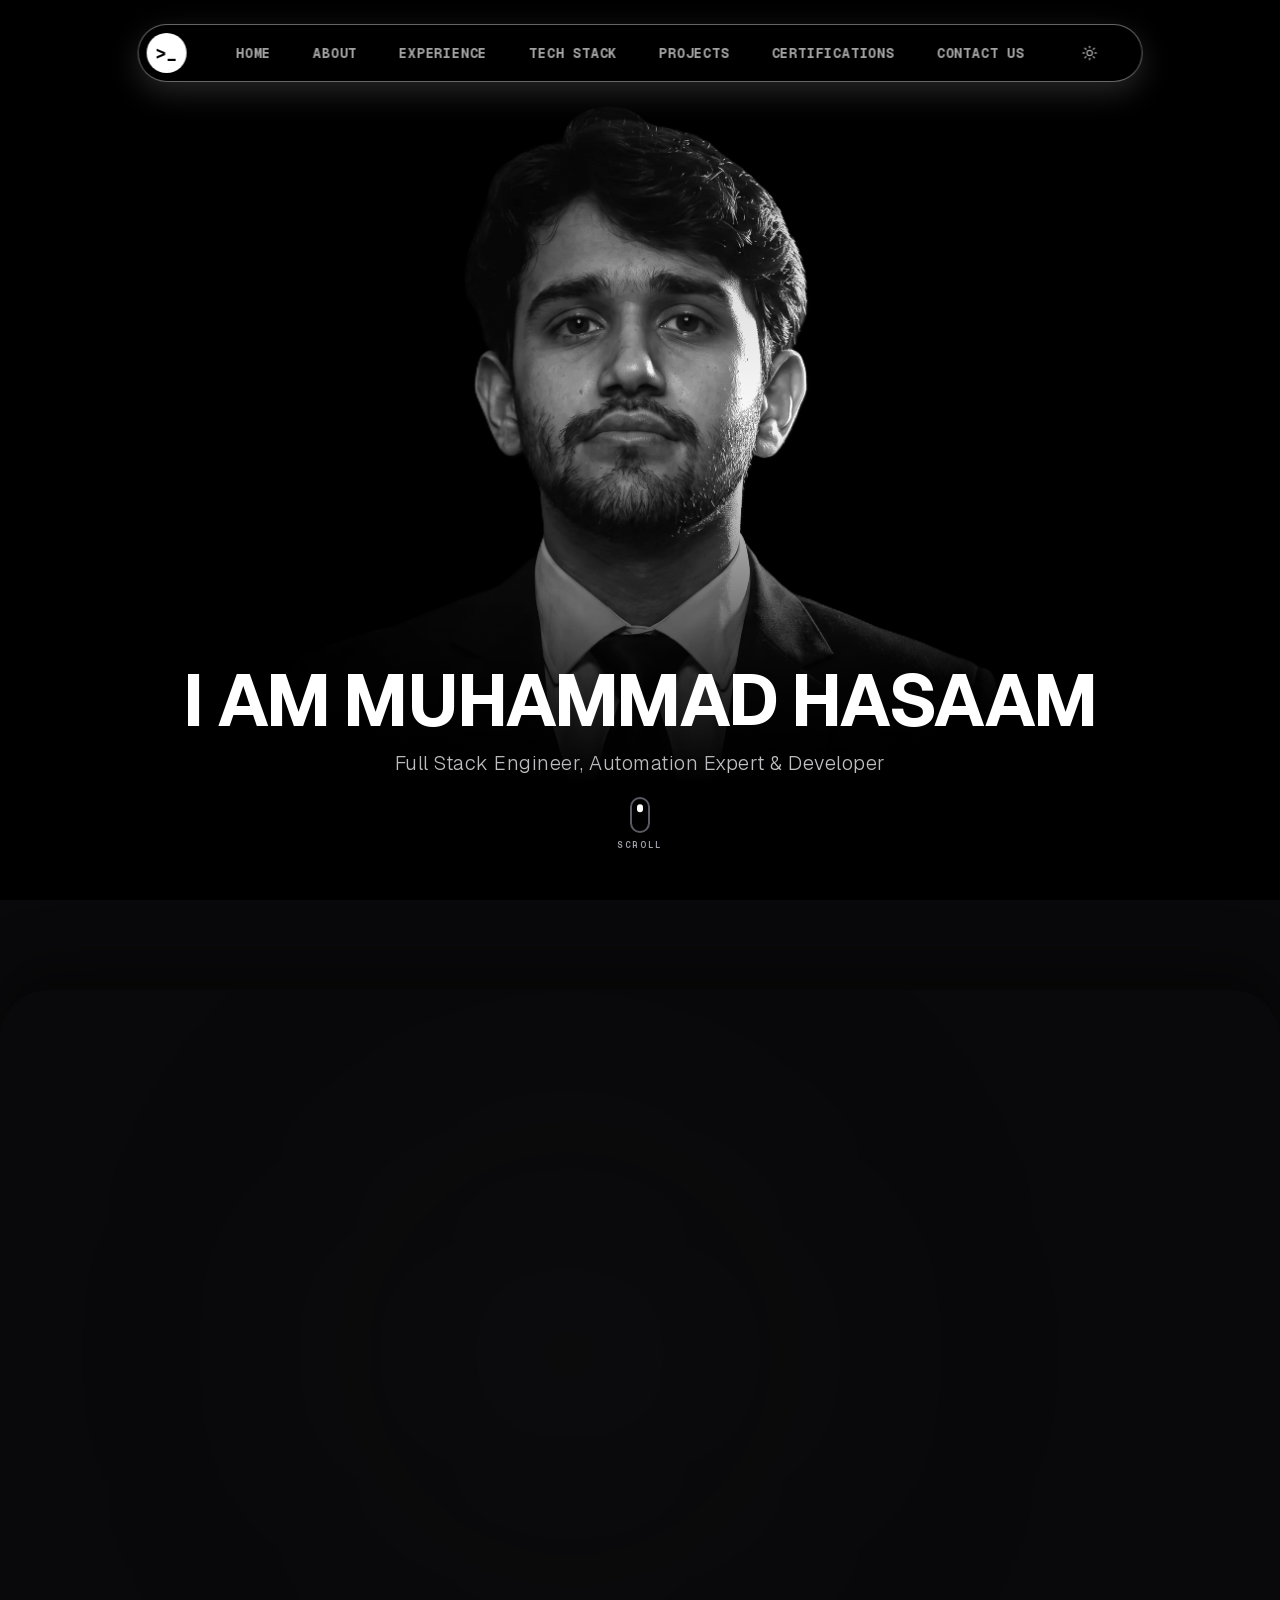
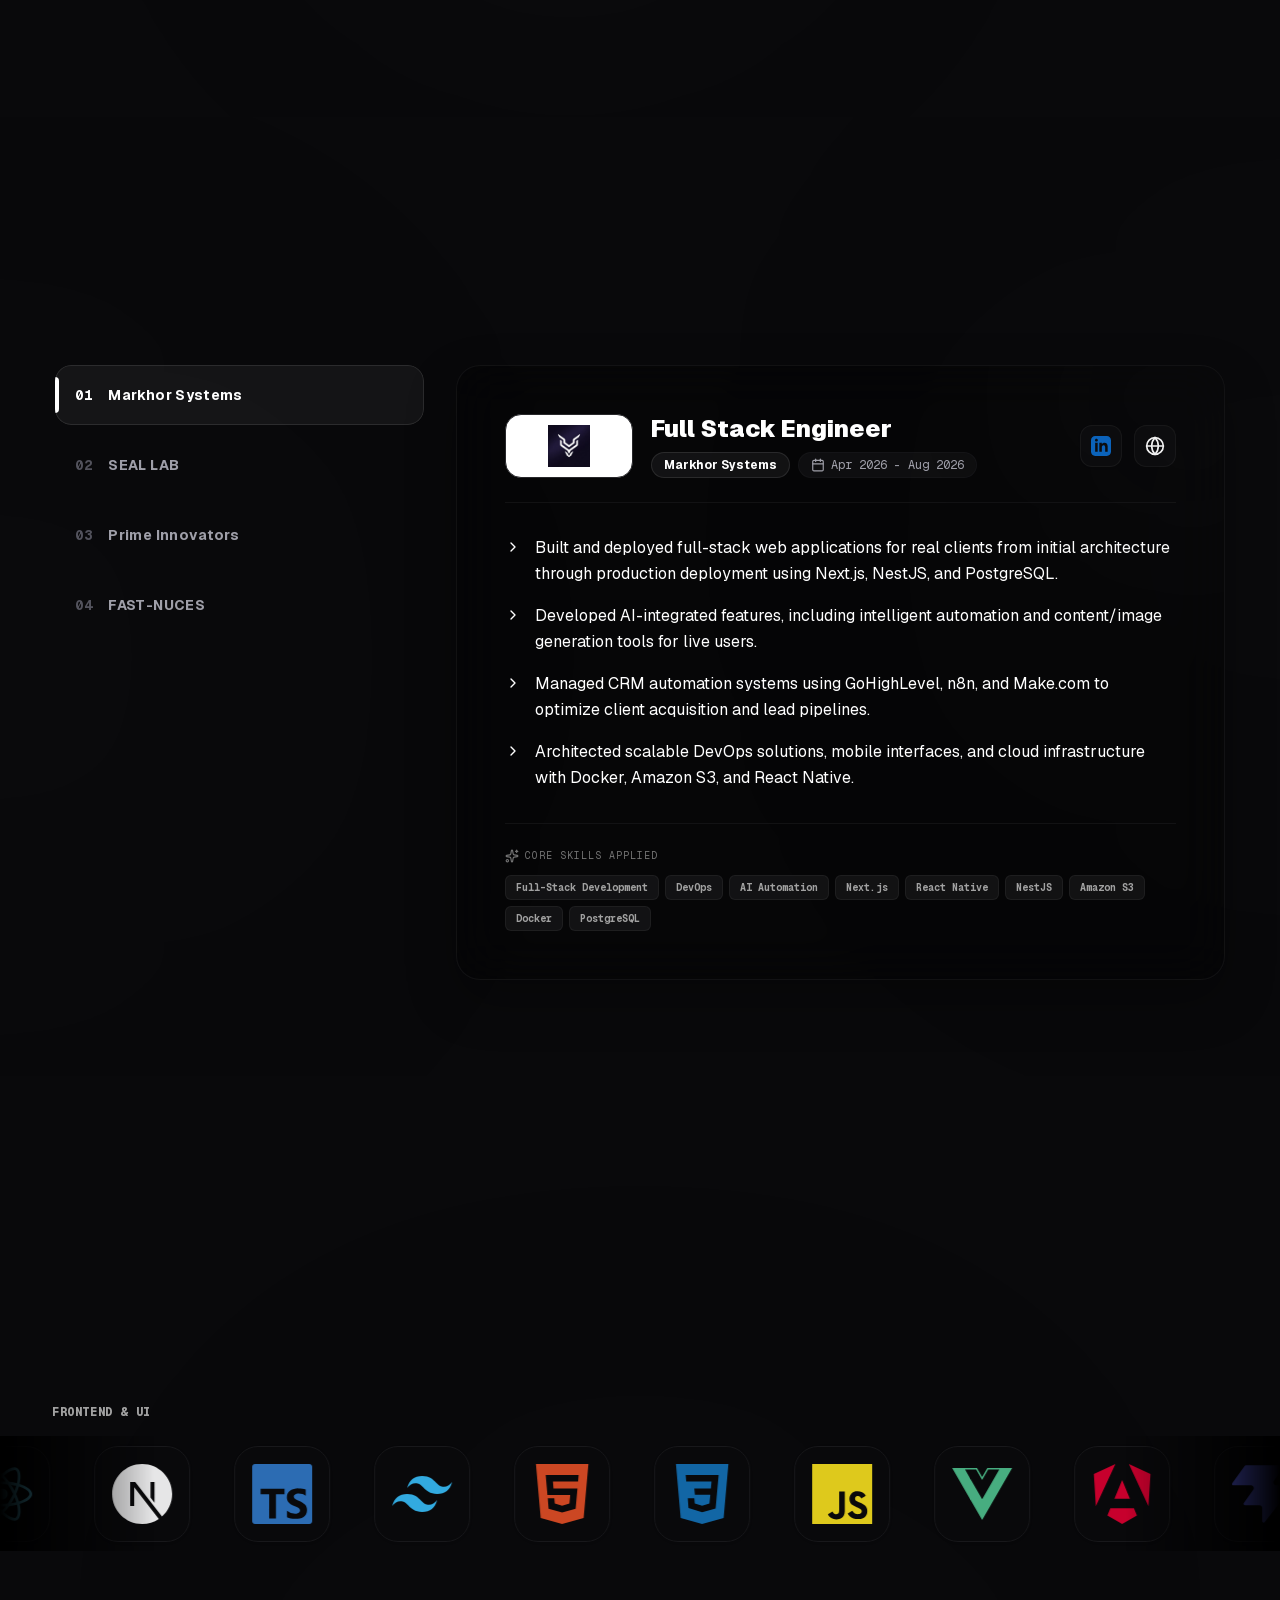
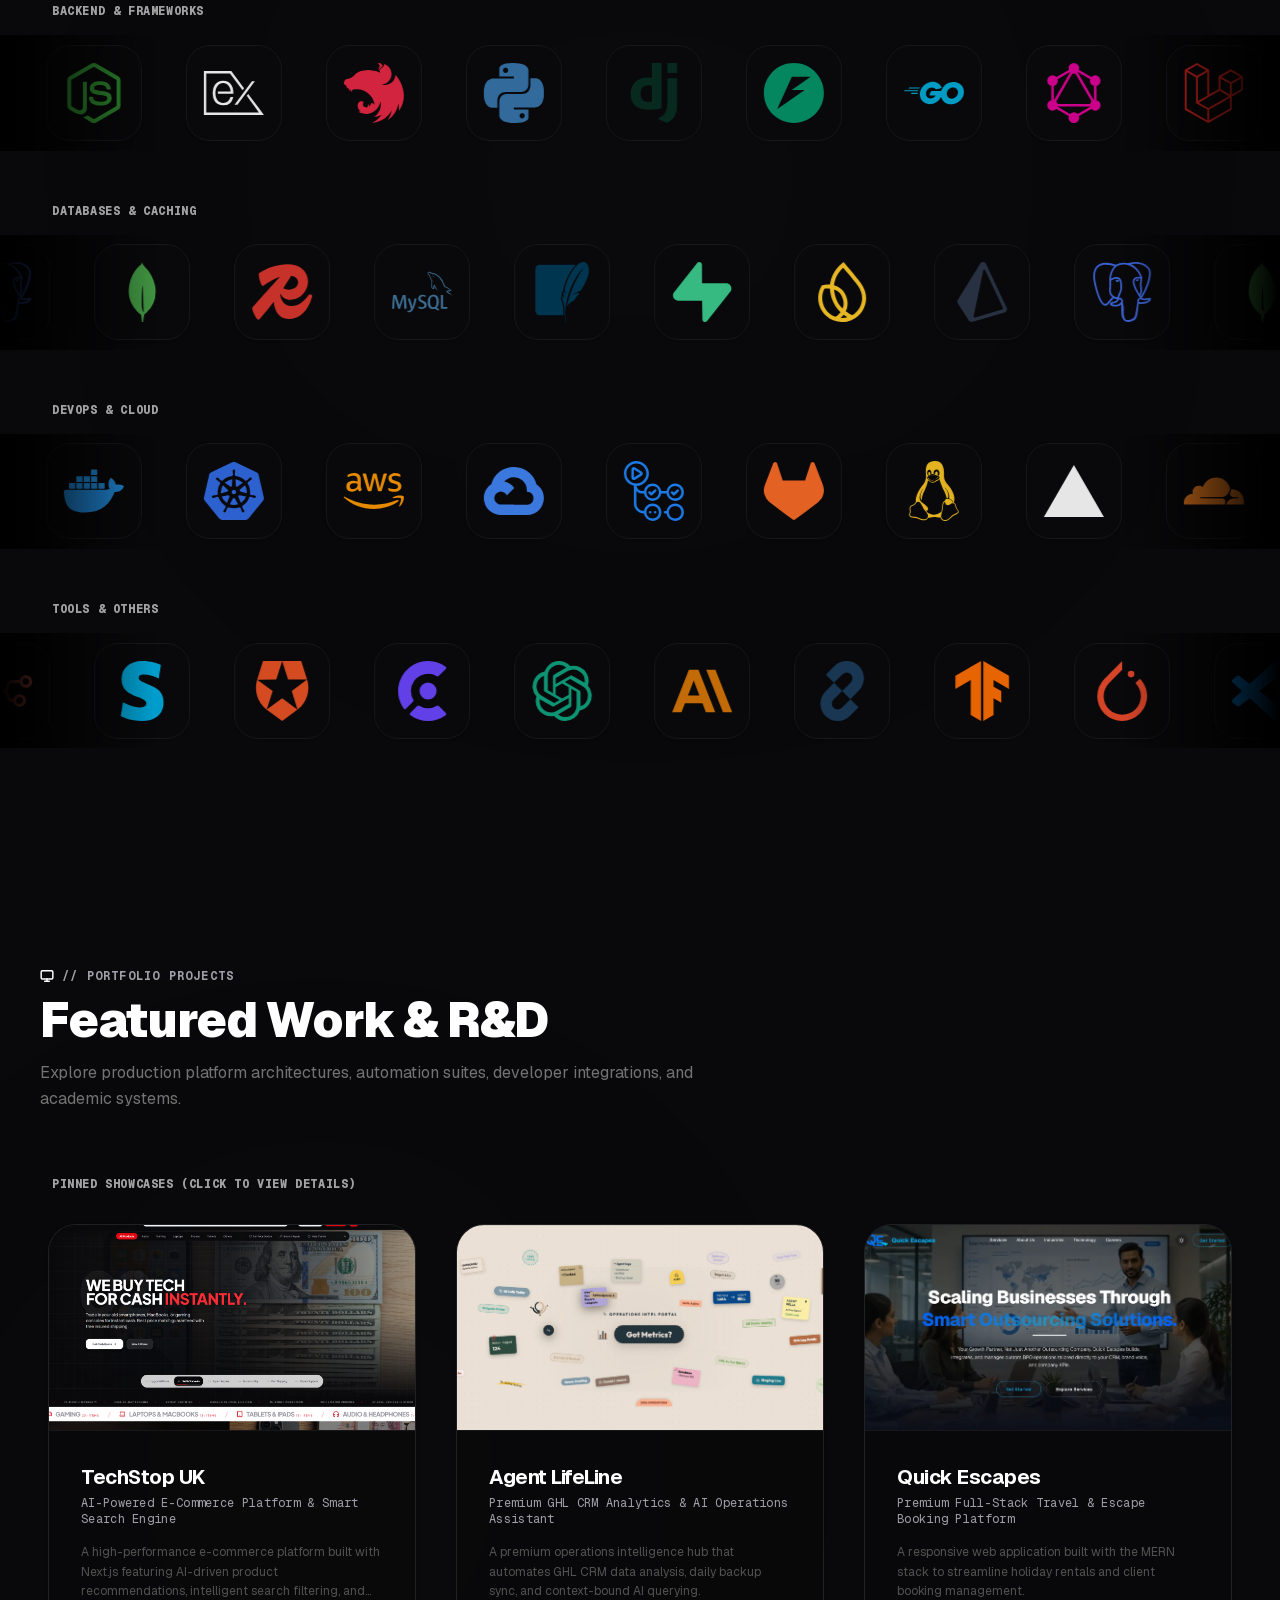
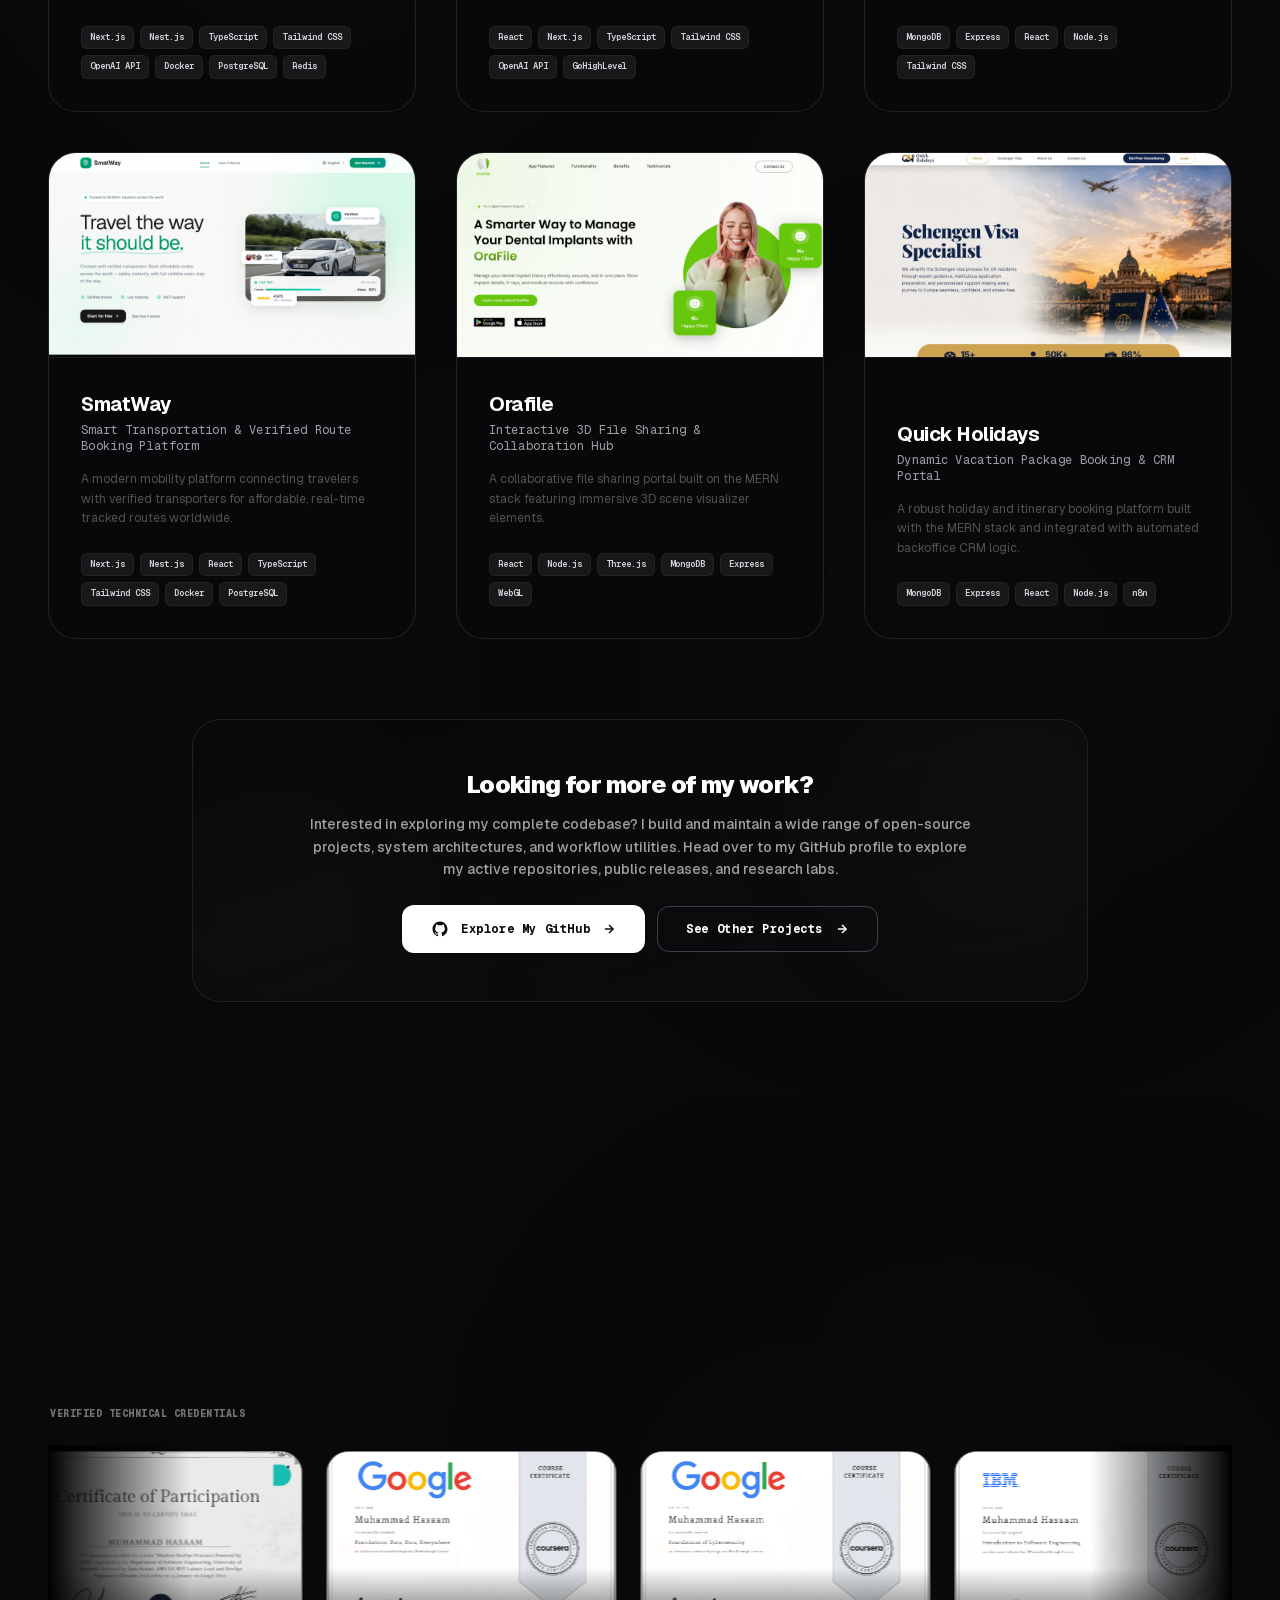
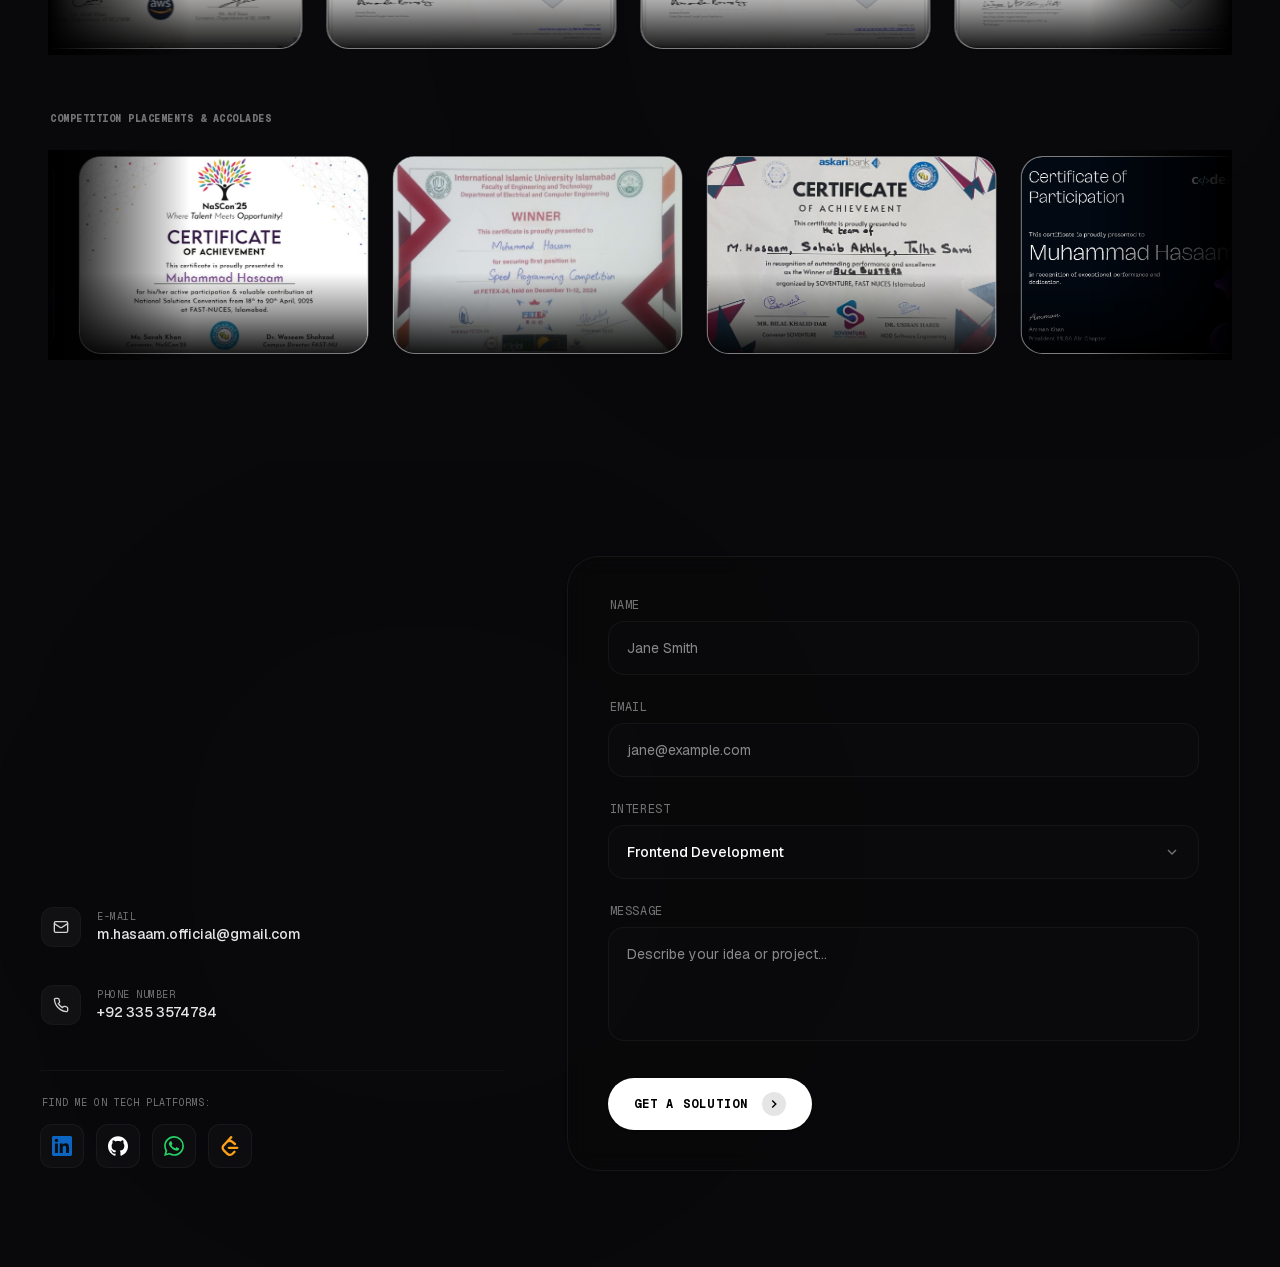
<file: index.html>
<!DOCTYPE html><html lang="en" class="geist_967664a6-module__4K9MCG__variable geist_mono_5ce8c3f-module__SSBbPG__variable h-full antialiased" data-scroll-behavior="smooth"><head><meta charSet="utf-8"/><link rel="preconnect" href="/" crossorigin=""/><meta name="viewport" content="width=device-width, initial-scale=1"/><link rel="preload" as="image" href="/assets/images/myself.webp" fetchPriority="high"/><link rel="stylesheet" href="/_next/static/chunks/0ve20rbnd7-n8.css" data-precedence="next"/><link rel="preload" as="script" fetchPriority="low" href="/_next/static/chunks/310vm2bl3xxpt.js"/><script src="/_next/static/chunks/0---th3y1p0ve.js" async=""></script><script src="/_next/static/chunks/3rxl-jt3pdxgx.js" async=""></script><script src="/_next/static/chunks/24vonj8wx89rr.js" async=""></script><script src="/_next/static/chunks/0paxexg6-m0de.js" async=""></script><script src="/_next/static/chunks/turbopack-2ee4ouryudytd.js" async=""></script><script src="/_next/static/chunks/3fshfb2wc7a_4.js" async=""></script><script src="/_next/static/chunks/41-d735q9gcax.js" async=""></script><script src="/_next/static/chunks/2axe7lbykiz8s.js" async=""></script><script src="/_next/static/chunks/14mrh2-p_w84d.js" async=""></script><script src="/_next/static/chunks/17tb2iluyvzyr.js" async=""></script><script src="/_next/static/chunks/2n333zuw3tqir.js" async=""></script><meta name="next-size-adjust" content=""/><title>MUHAMMAD HASAAM | Portfolio</title><meta name="description" content="Muhammad Hasaam is a Full Stack Engineer, Automation Expert, and Mobile Developer specializing in building robust, scalable applications and bridging the gap between complex engineering and clear strategy."/><link rel="icon" href="/icon.svg?icon.31bj0k_s0arvl.svg" sizes="any" type="image/svg+xml"/><script>
              try {
                const theme = localStorage.getItem('portfolio-theme') || 'dark';
                if (theme === 'dark') {
                  document.documentElement.classList.add('dark');
                } else {
                  document.documentElement.classList.remove('dark');
                }
              } catch (_) {}
            </script><script>
              document.addEventListener('click', function (event) {
                if (event.target.closest && event.target.closest('[data-skip-intro]')) {
                  document.documentElement.classList.add('intro-skipped');
                }
              }, true);
            </script><script src="/_next/static/chunks/0cz1d0mv5g_q7.js" noModule=""></script></head><body class="min-h-full flex flex-col bg-background text-foreground transition-colors duration-300 selection:bg-foreground selection:text-background"><div hidden=""><!--$--><!--/$--></div><header class="fixed top-6 left-1/2 -translate-x-1/2 z-50 bg-white/80 dark:bg-black/70 border border-black/15 dark:border-white/40 backdrop-blur-md rounded-full p-2 pr-4 min-[1050px]:pr-8 flex items-center gap-6 min-[1050px]:gap-8 shadow-[0_10px_30px_rgba(0,0,0,0.15)] dark:shadow-[0_10px_30px_rgba(255,255,255,0.15)] transition-all duration-300 justify-between min-[1050px]:justify-start"><a href="#home" class="bg-black dark:bg-white rounded-full w-10 h-10 flex items-center justify-center cursor-pointer flex-shrink-0 select-none shadow-md"><span class="text-white dark:text-black font-mono font-bold text-lg select-none leading-none">&gt;_</span></a><nav class="hidden min-[1050px]:flex items-center gap-2"><a href="#home" class="relative rounded-full px-4 py-1.5 transition-all duration-200 select-none cursor-pointer flex items-center justify-center z-10 border border-transparent text-white dark:text-black"><div class="absolute inset-0 bg-black dark:bg-white rounded-full -z-10 shadow-sm"></div><div class="overflow-hidden relative flex flex-col pointer-events-none z-10 uppercase tracking-wider font-mono h-[22px]"><div class="h-full flex flex-col"><span class="font-bold text-xs md:text-sm h-full flex items-center shrink-0 leading-none whitespace-nowrap">HOME</span><span class="font-bold text-xs md:text-sm h-full flex items-center shrink-0 leading-none whitespace-nowrap">HOME</span></div></div></a><a href="#about" class="relative rounded-full px-4 py-1.5 transition-all duration-200 select-none cursor-pointer flex items-center justify-center z-10 border border-transparent text-neutral-500 hover:text-black dark:text-neutral-400 dark:hover:text-white"><div class="overflow-hidden relative flex flex-col pointer-events-none z-10 uppercase tracking-wider font-mono h-[22px]"><div class="h-full flex flex-col"><span class="font-bold text-xs md:text-sm h-full flex items-center shrink-0 leading-none whitespace-nowrap">ABOUT</span><span class="font-bold text-xs md:text-sm h-full flex items-center shrink-0 leading-none whitespace-nowrap">ABOUT</span></div></div></a><a href="#experience" class="relative rounded-full px-4 py-1.5 transition-all duration-200 select-none cursor-pointer flex items-center justify-center z-10 border border-transparent text-neutral-500 hover:text-black dark:text-neutral-400 dark:hover:text-white"><div class="overflow-hidden relative flex flex-col pointer-events-none z-10 uppercase tracking-wider font-mono h-[22px]"><div class="h-full flex flex-col"><span class="font-bold text-xs md:text-sm h-full flex items-center shrink-0 leading-none whitespace-nowrap">EXPERIENCE</span><span class="font-bold text-xs md:text-sm h-full flex items-center shrink-0 leading-none whitespace-nowrap">EXPERIENCE</span></div></div></a><a href="#tech-stack" class="relative rounded-full px-4 py-1.5 transition-all duration-200 select-none cursor-pointer flex items-center justify-center z-10 border border-transparent text-neutral-500 hover:text-black dark:text-neutral-400 dark:hover:text-white"><div class="overflow-hidden relative flex flex-col pointer-events-none z-10 uppercase tracking-wider font-mono h-[22px]"><div class="h-full flex flex-col"><span class="font-bold text-xs md:text-sm h-full flex items-center shrink-0 leading-none whitespace-nowrap">TECH STACK</span><span class="font-bold text-xs md:text-sm h-full flex items-center shrink-0 leading-none whitespace-nowrap">TECH STACK</span></div></div></a><a href="#projects" class="relative rounded-full px-4 py-1.5 transition-all duration-200 select-none cursor-pointer flex items-center justify-center z-10 border border-transparent text-neutral-500 hover:text-black dark:text-neutral-400 dark:hover:text-white"><div class="overflow-hidden relative flex flex-col pointer-events-none z-10 uppercase tracking-wider font-mono h-[22px]"><div class="h-full flex flex-col"><span class="font-bold text-xs md:text-sm h-full flex items-center shrink-0 leading-none whitespace-nowrap">PROJECTS</span><span class="font-bold text-xs md:text-sm h-full flex items-center shrink-0 leading-none whitespace-nowrap">PROJECTS</span></div></div></a><a href="#certifications" class="relative rounded-full px-4 py-1.5 transition-all duration-200 select-none cursor-pointer flex items-center justify-center z-10 border border-transparent text-neutral-500 hover:text-black dark:text-neutral-400 dark:hover:text-white"><div class="overflow-hidden relative flex flex-col pointer-events-none z-10 uppercase tracking-wider font-mono h-[22px]"><div class="h-full flex flex-col"><span class="font-bold text-xs md:text-sm h-full flex items-center shrink-0 leading-none whitespace-nowrap">CERTIFICATIONS</span><span class="font-bold text-xs md:text-sm h-full flex items-center shrink-0 leading-none whitespace-nowrap">CERTIFICATIONS</span></div></div></a><a href="#contact" class="relative rounded-full px-4 py-1.5 transition-all duration-200 select-none cursor-pointer flex items-center justify-center z-10 border border-transparent text-neutral-500 hover:text-black dark:text-neutral-400 dark:hover:text-white"><div class="overflow-hidden relative flex flex-col pointer-events-none z-10 uppercase tracking-wider font-mono h-[22px]"><div class="h-full flex flex-col"><span class="font-bold text-xs md:text-sm h-full flex items-center shrink-0 leading-none whitespace-nowrap">CONTACT US</span><span class="font-bold text-xs md:text-sm h-full flex items-center shrink-0 leading-none whitespace-nowrap">CONTACT US</span></div></div></a></nav><button class="text-neutral-500 hover:text-black dark:text-neutral-400 dark:hover:text-white p-2 rounded-full hover:bg-zinc-100 dark:hover:bg-neutral-800 transition-colors mr-1 cursor-pointer flex items-center justify-center" aria-label="Toggle theme"><svg xmlns="http://www.w3.org/2000/svg" width="24" height="24" viewBox="0 0 24 24" fill="none" stroke="currentColor" stroke-width="2" stroke-linecap="round" stroke-linejoin="round" class="lucide lucide-sun w-4 h-4" aria-hidden="true"><circle cx="12" cy="12" r="4"></circle><path d="M12 2v2"></path><path d="M12 20v2"></path><path d="m4.93 4.93 1.41 1.41"></path><path d="m17.66 17.66 1.41 1.41"></path><path d="M2 12h2"></path><path d="M20 12h2"></path><path d="m6.34 17.66-1.41 1.41"></path><path d="m19.07 4.93-1.41 1.41"></path></svg></button><button class="min-[1050px]:hidden text-black dark:text-white p-2 rounded-full hover:bg-zinc-100 dark:hover:bg-neutral-800 focus:outline-none z-50 transition-colors mr-1" aria-label="Toggle Navigation Menu"><div style="opacity:1;transform:none"><svg xmlns="http://www.w3.org/2000/svg" width="24" height="24" viewBox="0 0 24 24" fill="none" stroke="currentColor" stroke-width="2" stroke-linecap="round" stroke-linejoin="round" class="lucide lucide-menu w-5 h-5" aria-hidden="true"><path d="M4 5h16"></path><path d="M4 12h16"></path><path d="M4 19h16"></path></svg></div></button></header><div class="flex-1 flex flex-col"><main class="w-full bg-transparent"><div data-intro="true" class="fixed inset-0 z-50 flex flex-col items-center justify-center bg-zinc-950 text-white font-mono" style="opacity:1"><div class="max-w-lg w-full px-8 flex flex-col items-center"><div class="w-full bg-zinc-900/30 border border-zinc-800/40 rounded-2xl p-6 md:p-8 backdrop-blur-md shadow-2xl relative overflow-hidden flex flex-col gap-6.5"><div class="flex items-center justify-between border-b border-zinc-900 pb-3"><div class="flex gap-1.5"><span class="w-2 h-2 rounded-full bg-zinc-800"></span><span class="w-2 h-2 rounded-full bg-zinc-800"></span><span class="w-2 h-2 rounded-full bg-zinc-800"></span></div><span class="text-[9px] uppercase tracking-widest text-zinc-550">system_init.sh</span></div><div class="min-h-[50px] flex items-center justify-start py-2"><h1 class="text-sm md:text-base font-extrabold tracking-normal text-zinc-200 bg-gradient-to-r from-zinc-100 to-zinc-400 bg-clip-text text-transparent leading-relaxed select-none font-mono"><span class="inline-block w-1.5 h-4 ml-1 bg-zinc-300 animate-pulse align-middle"></span></h1></div><div class="space-y-3 mt-2"><div class="flex items-center justify-between text-[9px] tracking-widest text-zinc-550 font-bold uppercase font-mono"><span>Loading workspace...</span><span class="text-zinc-400">0<!-- -->%</span></div><div class="w-full bg-zinc-900/80 rounded-full h-1 overflow-hidden border border-zinc-800/20 relative"><div style="width:0%" class="h-full bg-gradient-to-r from-zinc-500 via-zinc-200 to-zinc-500 rounded-full shadow-[0_0_10px_rgba(255,255,255,0.2)]"></div></div></div></div><button type="button" data-skip-intro="true" class="mt-4 px-6 py-3 text-[11px] text-zinc-500 hover:text-zinc-300 transition-colors uppercase tracking-[0.25em] cursor-pointer hover:underline">Skip Intro</button></div></div><div class="relative md:h-[220vh]"><section id="home" class="relative md:sticky md:top-0 z-0 w-full min-h-screen h-screen overflow-hidden flex flex-col items-center justify-end pb-8 sm:pb-12 text-center px-4 bg-black text-white"><div class="absolute inset-0 w-full h-full flex items-start justify-center pointer-events-none select-none overflow-hidden pt-16 sm:pt-12 md:pt-8"><div class="relative w-[450px] sm:w-[580px] md:w-[680px] lg:w-[760px] h-[78vh] sm:h-[82vh] md:h-[85vh]"><img src="/assets/images/myself.webp" fetchPriority="high" alt="MUHAMMAD HASAAM" class="w-full h-full object-cover object-top filter grayscale contrast-95 brightness-125 transition-all duration-300"/><div class="absolute inset-0 bg-gradient-to-t from-black via-transparent to-black/30"></div><div class="absolute inset-0 bg-[radial-gradient(circle_at_center,transparent_55%,#000000_92%)]"></div></div></div><div class="relative z-10 flex flex-col items-center justify-center pointer-events-none select-none w-full max-w-6xl mx-auto space-y-3 mb-4"><h1 class="font-bold text-2xl sm:text-4xl md:text-5xl lg:text-6xl xl:text-7xl 2xl:text-8xl tracking-tight uppercase leading-none text-white drop-shadow-[0_10px_35px_rgba(0,0,0,0.95)] pointer-events-auto whitespace-nowrap px-2" style="opacity:0;transform:translateY(30px)">I AM <!-- -->MUHAMMAD HASAAM</h1><div class="text-sm sm:text-xl md:text-2xl font-light tracking-wide text-zinc-300 pointer-events-auto font-sans max-w-3xl" style="opacity:0;transform:translateY(20px)">Full Stack Engineer, Automation Expert &amp; Developer</div></div><div class="relative z-10 flex flex-col items-center gap-1.5 pointer-events-auto cursor-pointer pt-1" style="opacity:0;transform:translateY(10px)"><div class="w-5 h-9 rounded-full border-2 border-zinc-500/80 flex items-start justify-center p-1 backdrop-blur-sm"><div class="w-1.5 h-2 rounded-full bg-white"></div></div><span class="text-[9px] uppercase font-mono tracking-[0.3em] text-zinc-400 font-semibold">SCROLL</span></div></section></div><!--$!--><template data-dgst="BAILOUT_TO_CLIENT_SIDE_RENDERING"></template><div class="max-w-7xl mx-auto px-6 py-24 min-h-[500px] bg-neutral-100/20 dark:bg-zinc-900/10 animate-pulse rounded-3xl"></div><!--/$--><!--$!--><template data-dgst="BAILOUT_TO_CLIENT_SIDE_RENDERING"></template><div class="max-w-7xl mx-auto px-6 py-24 min-h-[400px] bg-neutral-100/20 dark:bg-zinc-900/10 animate-pulse rounded-3xl"></div><!--/$--><!--$!--><template data-dgst="BAILOUT_TO_CLIENT_SIDE_RENDERING"></template><div class="max-w-7xl mx-auto px-6 py-24 min-h-[400px] bg-neutral-100/20 dark:bg-zinc-900/10 animate-pulse rounded-3xl"></div><!--/$--><!--$!--><template data-dgst="BAILOUT_TO_CLIENT_SIDE_RENDERING"></template><div class="max-w-7xl mx-auto px-6 py-24 min-h-[600px] bg-neutral-100/20 dark:bg-zinc-900/10 animate-pulse rounded-3xl"></div><!--/$--><!--$!--><template data-dgst="BAILOUT_TO_CLIENT_SIDE_RENDERING"></template><div class="max-w-7xl mx-auto px-6 py-24 min-h-[300px] bg-neutral-100/20 dark:bg-zinc-900/10 animate-pulse rounded-3xl"></div><!--/$--><!--$!--><template data-dgst="BAILOUT_TO_CLIENT_SIDE_RENDERING"></template><div class="max-w-7xl mx-auto px-6 py-24 min-h-[400px] bg-neutral-100/20 dark:bg-zinc-900/10 animate-pulse rounded-3xl"></div><!--/$--></main><!--$--><!--/$--></div><script src="/_next/static/chunks/310vm2bl3xxpt.js" id="_R_" async=""></script><script>(self.__next_f=self.__next_f||[]).push([0])</script><script>self.__next_f.push([1,"1:\"$Sreact.fragment\"\n2:I[3265,[\"/_next/static/chunks/3fshfb2wc7a_4.js\",\"/_next/static/chunks/41-d735q9gcax.js\",\"/_next/static/chunks/2axe7lbykiz8s.js\",\"/_next/static/chunks/14mrh2-p_w84d.js\"],\"default\"]\n3:I[39756,[\"/_next/static/chunks/3fshfb2wc7a_4.js\",\"/_next/static/chunks/41-d735q9gcax.js\",\"/_next/static/chunks/2axe7lbykiz8s.js\",\"/_next/static/chunks/14mrh2-p_w84d.js\"],\"default\"]\n4:I[37457,[\"/_next/static/chunks/3fshfb2wc7a_4.js\",\"/_next/static/chunks/41-d735q9gcax.js\",\"/_next/static/chunks/2axe7lbykiz8s.js\",\"/_next/static/chunks/14mrh2-p_w84d.js\"],\"default\"]\n5:I[29306,[\"/_next/static/chunks/3fshfb2wc7a_4.js\",\"/_next/static/chunks/41-d735q9gcax.js\",\"/_next/static/chunks/2axe7lbykiz8s.js\",\"/_next/static/chunks/14mrh2-p_w84d.js\",\"/_next/static/chunks/17tb2iluyvzyr.js\"],\"default\"]\n6:I[47257,[\"/_next/static/chunks/3fshfb2wc7a_4.js\",\"/_next/static/chunks/41-d735q9gcax.js\",\"/_next/static/chunks/2axe7lbykiz8s.js\",\"/_next/static/chunks/14mrh2-p_w84d.js\"],\"ClientPageRoot\"]\n7:I[52683,[\"/_next/static/chunks/3fshfb2wc7a_4.js\",\"/_next/static/chunks/41-d735q9gcax.js\",\"/_next/static/chunks/2axe7lbykiz8s.js\",\"/_next/static/chunks/14mrh2-p_w84d.js\",\"/_next/static/chunks/2n333zuw3tqir.js\"],\"default\"]\na:I[97367,[\"/_next/static/chunks/3fshfb2wc7a_4.js\",\"/_next/static/chunks/41-d735q9gcax.js\",\"/_next/static/chunks/2axe7lbykiz8s.js\",\"/_next/static/chunks/14mrh2-p_w84d.js\"],\"OutletBoundary\"]\nb:\"$Sreact.suspense\"\nd:I[97367,[\"/_next/static/chunks/3fshfb2wc7a_4.js\",\"/_next/static/chunks/41-d735q9gcax.js\",\"/_next/static/chunks/2axe7lbykiz8s.js\",\"/_next/static/chunks/14mrh2-p_w84d.js\"],\"ViewportBoundary\"]\nf:I[97367,[\"/_next/static/chunks/3fshfb2wc7a_4.js\",\"/_next/static/chunks/41-d735q9gcax.js\",\"/_next/static/chunks/2axe7lbykiz8s.js\",\"/_next/static/chunks/14mrh2-p_w84d.js\"],\"MetadataBoundary\"]\n11:I[68027,[\"/_next/static/chunks/3fshfb2wc7a_4.js\",\"/_next/static/chunks/41-d735q9gcax.js\",\"/_next/static/chunks/2axe7lbykiz8s.js\",\"/_next/static/chunks/14mrh2-p_w84d.js\"],\"default\",1]\n:HL[\"/_next/static/chunks/0ve20rbnd7-n8.css\",\"style\"]\n:HC[\"/\",\"\"]\n"])</script><script>self.__next_f.push([1,"0:{\"P\":null,\"c\":[\"\",\"\"],\"q\":\"\",\"i\":false,\"f\":[[[\"\",{\"children\":[\"__PAGE__\",{}]},\"$undefined\",\"$undefined\",16],[[\"$\",\"$1\",\"c\",{\"children\":[[[\"$\",\"link\",\"0\",{\"rel\":\"stylesheet\",\"href\":\"/_next/static/chunks/0ve20rbnd7-n8.css\",\"precedence\":\"next\",\"crossOrigin\":\"$undefined\",\"nonce\":\"$undefined\"}],[\"$\",\"script\",\"script-0\",{\"src\":\"/_next/static/chunks/3fshfb2wc7a_4.js\",\"async\":true,\"nonce\":\"$undefined\"}],[\"$\",\"script\",\"script-1\",{\"src\":\"/_next/static/chunks/41-d735q9gcax.js\",\"async\":true,\"nonce\":\"$undefined\"}],[\"$\",\"script\",\"script-2\",{\"src\":\"/_next/static/chunks/2axe7lbykiz8s.js\",\"async\":true,\"nonce\":\"$undefined\"}],[\"$\",\"script\",\"script-3\",{\"src\":\"/_next/static/chunks/14mrh2-p_w84d.js\",\"async\":true,\"nonce\":\"$undefined\"}]],[\"$\",\"html\",null,{\"lang\":\"en\",\"className\":\"geist_967664a6-module__4K9MCG__variable geist_mono_5ce8c3f-module__SSBbPG__variable h-full antialiased\",\"suppressHydrationWarning\":true,\"data-scroll-behavior\":\"smooth\",\"children\":[[\"$\",\"head\",null,{\"children\":[[\"$\",\"script\",null,{\"dangerouslySetInnerHTML\":{\"__html\":\"\\n              try {\\n                const theme = localStorage.getItem('portfolio-theme') || 'dark';\\n                if (theme === 'dark') {\\n                  document.documentElement.classList.add('dark');\\n                } else {\\n                  document.documentElement.classList.remove('dark');\\n                }\\n              } catch (_) {}\\n            \"}}],[\"$\",\"script\",null,{\"dangerouslySetInnerHTML\":{\"__html\":\"\\n              document.addEventListener('click', function (event) {\\n                if (event.target.closest \u0026\u0026 event.target.closest('[data-skip-intro]')) {\\n                  document.documentElement.classList.add('intro-skipped');\\n                }\\n              }, true);\\n            \"}}]]}],[\"$\",\"body\",null,{\"className\":\"min-h-full flex flex-col bg-background text-foreground transition-colors duration-300 selection:bg-foreground selection:text-background\",\"children\":[[\"$\",\"$L2\",null,{}],[\"$\",\"div\",null,{\"className\":\"flex-1 flex flex-col\",\"children\":[\"$\",\"$L3\",null,{\"parallelRouterKey\":\"children\",\"error\":\"$undefined\",\"errorStyles\":\"$undefined\",\"errorScripts\":\"$undefined\",\"template\":[\"$\",\"$L4\",null,{}],\"templateStyles\":\"$undefined\",\"templateScripts\":\"$undefined\",\"notFound\":[[\"$\",\"$L5\",null,{}],[]],\"forbidden\":\"$undefined\",\"unauthorized\":\"$undefined\"}]}]]}]]}]]}],{\"children\":[[\"$\",\"$1\",\"c\",{\"children\":[[\"$\",\"$L6\",null,{\"Component\":\"$7\",\"serverProvidedParams\":{\"searchParams\":{},\"params\":{},\"promises\":[\"$@8\",\"$@9\"]}}],[[\"$\",\"script\",\"script-0\",{\"src\":\"/_next/static/chunks/2n333zuw3tqir.js\",\"async\":true,\"nonce\":\"$undefined\"}]],[\"$\",\"$La\",null,{\"children\":[\"$\",\"$b\",null,{\"name\":\"Next.MetadataOutlet\",\"children\":\"$@c\"}]}]]}],{},null,false,null]},null,false,null],[\"$\",\"$1\",\"h\",{\"children\":[null,[\"$\",\"$Ld\",null,{\"children\":\"$Le\"}],[\"$\",\"div\",null,{\"hidden\":true,\"children\":[\"$\",\"$Lf\",null,{\"children\":[\"$\",\"$b\",null,{\"name\":\"Next.Metadata\",\"children\":\"$L10\"}]}]}],[\"$\",\"meta\",null,{\"name\":\"next-size-adjust\",\"content\":\"\"}]]}],false]],\"m\":\"$undefined\",\"G\":[\"$11\",[[\"$\",\"link\",\"0\",{\"rel\":\"stylesheet\",\"href\":\"/_next/static/chunks/0ve20rbnd7-n8.css\",\"precedence\":\"next\",\"crossOrigin\":\"$undefined\",\"nonce\":\"$undefined\"}]]],\"S\":true,\"h\":null,\"s\":\"$undefined\",\"l\":\"$undefined\",\"p\":\"$undefined\",\"d\":\"$undefined\",\"b\":\"bo9xn7QkbQpnhj2b7AA4T\"}\n"])</script><script>self.__next_f.push([1,"8:{}\n9:\"$0:f:0:1:1:children:0:props:children:0:props:serverProvidedParams:params\"\n"])</script><script>self.__next_f.push([1,"e:[[\"$\",\"meta\",\"0\",{\"charSet\":\"utf-8\"}],[\"$\",\"meta\",\"1\",{\"name\":\"viewport\",\"content\":\"width=device-width, initial-scale=1\"}]]\n"])</script><script>self.__next_f.push([1,"12:I[27201,[\"/_next/static/chunks/3fshfb2wc7a_4.js\",\"/_next/static/chunks/41-d735q9gcax.js\",\"/_next/static/chunks/2axe7lbykiz8s.js\",\"/_next/static/chunks/14mrh2-p_w84d.js\"],\"IconMark\"]\nc:null\n10:[[\"$\",\"title\",\"0\",{\"children\":\"MUHAMMAD HASAAM | Portfolio\"}],[\"$\",\"meta\",\"1\",{\"name\":\"description\",\"content\":\"Muhammad Hasaam is a Full Stack Engineer, Automation Expert, and Mobile Developer specializing in building robust, scalable applications and bridging the gap between complex engineering and clear strategy.\"}],[\"$\",\"link\",\"2\",{\"rel\":\"icon\",\"href\":\"/icon.svg?icon.31bj0k_s0arvl.svg\",\"sizes\":\"any\",\"type\":\"image/svg+xml\"}],[\"$\",\"$L12\",\"3\",{}]]\n"])</script></body></html>
</file>
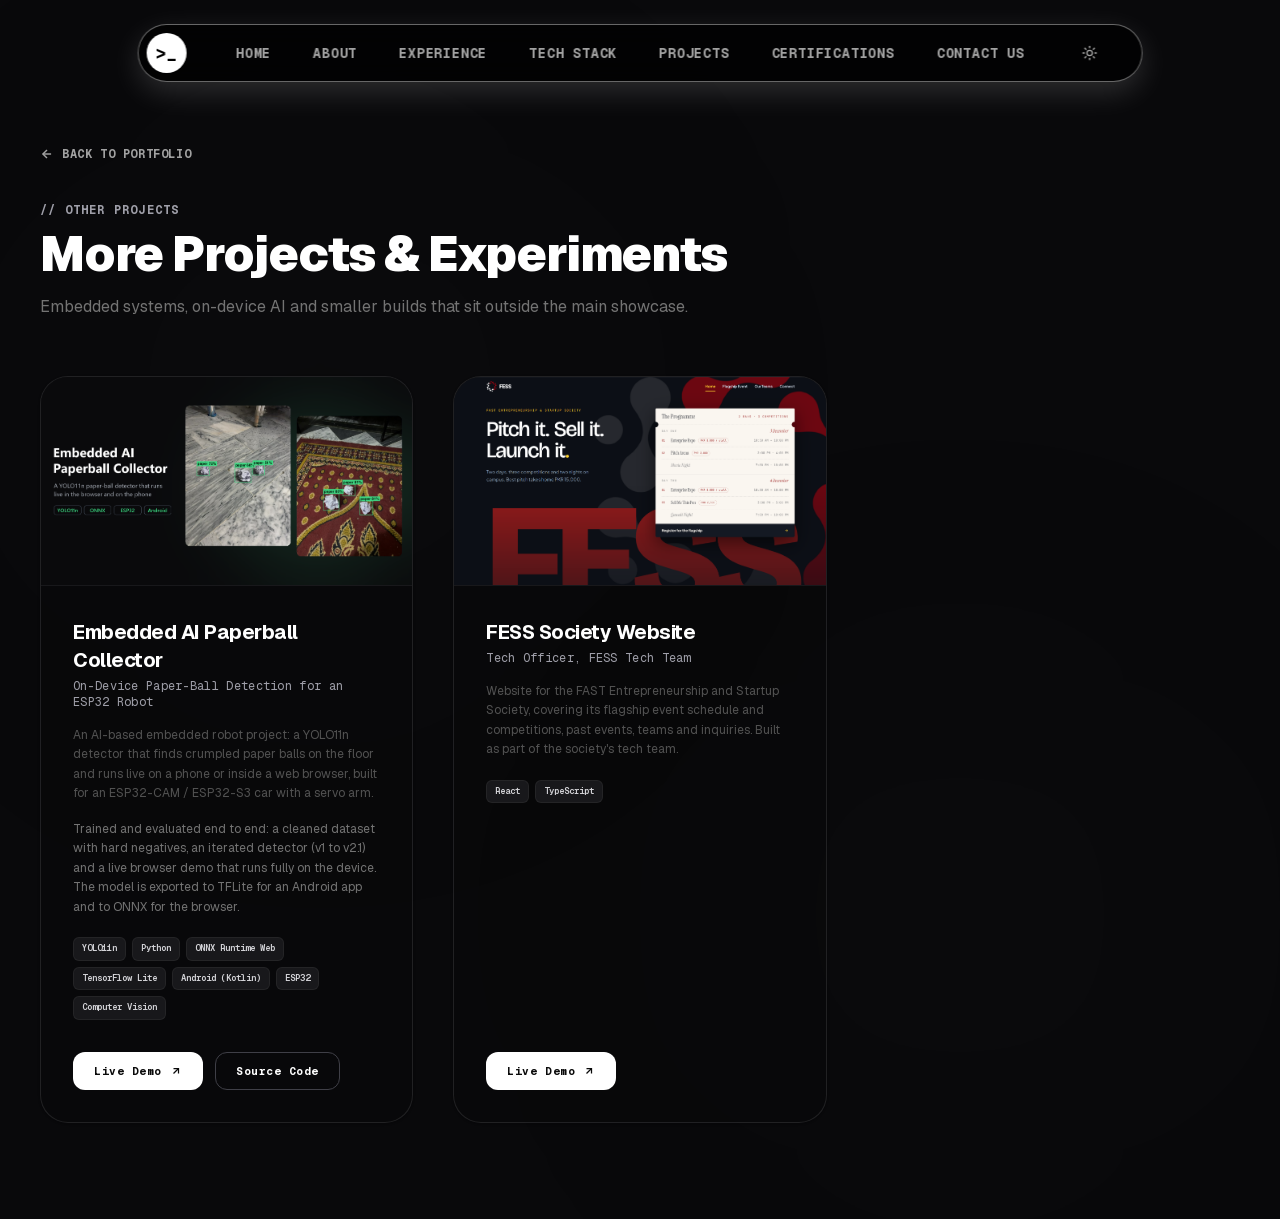
<file: projects.html>
<!DOCTYPE html><html lang="en" class="geist_967664a6-module__4K9MCG__variable geist_mono_5ce8c3f-module__SSBbPG__variable h-full antialiased" data-scroll-behavior="smooth"><head><meta charSet="utf-8"/><link rel="preconnect" href="/" crossorigin=""/><meta name="viewport" content="width=device-width, initial-scale=1"/><link rel="stylesheet" href="/_next/static/chunks/0ve20rbnd7-n8.css" data-precedence="next"/><link rel="preload" as="script" fetchPriority="low" href="/_next/static/chunks/310vm2bl3xxpt.js"/><script src="/_next/static/chunks/0---th3y1p0ve.js" async=""></script><script src="/_next/static/chunks/3rxl-jt3pdxgx.js" async=""></script><script src="/_next/static/chunks/24vonj8wx89rr.js" async=""></script><script src="/_next/static/chunks/0paxexg6-m0de.js" async=""></script><script src="/_next/static/chunks/turbopack-2ee4ouryudytd.js" async=""></script><script src="/_next/static/chunks/3fshfb2wc7a_4.js" async=""></script><script src="/_next/static/chunks/41-d735q9gcax.js" async=""></script><script src="/_next/static/chunks/2axe7lbykiz8s.js" async=""></script><script src="/_next/static/chunks/14mrh2-p_w84d.js" async=""></script><script src="/_next/static/chunks/17tb2iluyvzyr.js" async=""></script><script src="/_next/static/chunks/184rc-t8ni3ri.js" async=""></script><meta name="next-size-adjust" content=""/><title>MUHAMMAD HASAAM | Portfolio</title><meta name="description" content="Muhammad Hasaam is a Full Stack Engineer, Automation Expert, and Mobile Developer specializing in building robust, scalable applications and bridging the gap between complex engineering and clear strategy."/><link rel="icon" href="/icon.svg?icon.31bj0k_s0arvl.svg" sizes="any" type="image/svg+xml"/><script>
              try {
                const theme = localStorage.getItem('portfolio-theme') || 'dark';
                if (theme === 'dark') {
                  document.documentElement.classList.add('dark');
                } else {
                  document.documentElement.classList.remove('dark');
                }
              } catch (_) {}
            </script><script>
              document.addEventListener('click', function (event) {
                if (event.target.closest && event.target.closest('[data-skip-intro]')) {
                  document.documentElement.classList.add('intro-skipped');
                }
              }, true);
            </script><script src="/_next/static/chunks/0cz1d0mv5g_q7.js" noModule=""></script></head><body class="min-h-full flex flex-col bg-background text-foreground transition-colors duration-300 selection:bg-foreground selection:text-background"><div hidden=""><!--$--><!--/$--></div><header class="fixed top-6 left-1/2 -translate-x-1/2 z-50 bg-white/80 dark:bg-black/70 border border-black/15 dark:border-white/40 backdrop-blur-md rounded-full p-2 pr-4 min-[1050px]:pr-8 flex items-center gap-6 min-[1050px]:gap-8 shadow-[0_10px_30px_rgba(0,0,0,0.15)] dark:shadow-[0_10px_30px_rgba(255,255,255,0.15)] transition-all duration-300 justify-between min-[1050px]:justify-start"><a href="/#home" class="bg-black dark:bg-white rounded-full w-10 h-10 flex items-center justify-center cursor-pointer flex-shrink-0 select-none shadow-md"><span class="text-white dark:text-black font-mono font-bold text-lg select-none leading-none">&gt;_</span></a><nav class="hidden min-[1050px]:flex items-center gap-2"><a href="/#home" class="relative rounded-full px-4 py-1.5 transition-all duration-200 select-none cursor-pointer flex items-center justify-center z-10 border border-transparent text-neutral-500 hover:text-black dark:text-neutral-400 dark:hover:text-white"><div class="overflow-hidden relative flex flex-col pointer-events-none z-10 uppercase tracking-wider font-mono h-[22px]"><div class="h-full flex flex-col"><span class="font-bold text-xs md:text-sm h-full flex items-center shrink-0 leading-none whitespace-nowrap">HOME</span><span class="font-bold text-xs md:text-sm h-full flex items-center shrink-0 leading-none whitespace-nowrap">HOME</span></div></div></a><a href="/#about" class="relative rounded-full px-4 py-1.5 transition-all duration-200 select-none cursor-pointer flex items-center justify-center z-10 border border-transparent text-neutral-500 hover:text-black dark:text-neutral-400 dark:hover:text-white"><div class="overflow-hidden relative flex flex-col pointer-events-none z-10 uppercase tracking-wider font-mono h-[22px]"><div class="h-full flex flex-col"><span class="font-bold text-xs md:text-sm h-full flex items-center shrink-0 leading-none whitespace-nowrap">ABOUT</span><span class="font-bold text-xs md:text-sm h-full flex items-center shrink-0 leading-none whitespace-nowrap">ABOUT</span></div></div></a><a href="/#experience" class="relative rounded-full px-4 py-1.5 transition-all duration-200 select-none cursor-pointer flex items-center justify-center z-10 border border-transparent text-neutral-500 hover:text-black dark:text-neutral-400 dark:hover:text-white"><div class="overflow-hidden relative flex flex-col pointer-events-none z-10 uppercase tracking-wider font-mono h-[22px]"><div class="h-full flex flex-col"><span class="font-bold text-xs md:text-sm h-full flex items-center shrink-0 leading-none whitespace-nowrap">EXPERIENCE</span><span class="font-bold text-xs md:text-sm h-full flex items-center shrink-0 leading-none whitespace-nowrap">EXPERIENCE</span></div></div></a><a href="/#tech-stack" class="relative rounded-full px-4 py-1.5 transition-all duration-200 select-none cursor-pointer flex items-center justify-center z-10 border border-transparent text-neutral-500 hover:text-black dark:text-neutral-400 dark:hover:text-white"><div class="overflow-hidden relative flex flex-col pointer-events-none z-10 uppercase tracking-wider font-mono h-[22px]"><div class="h-full flex flex-col"><span class="font-bold text-xs md:text-sm h-full flex items-center shrink-0 leading-none whitespace-nowrap">TECH STACK</span><span class="font-bold text-xs md:text-sm h-full flex items-center shrink-0 leading-none whitespace-nowrap">TECH STACK</span></div></div></a><a href="/#projects" class="relative rounded-full px-4 py-1.5 transition-all duration-200 select-none cursor-pointer flex items-center justify-center z-10 border border-transparent text-neutral-500 hover:text-black dark:text-neutral-400 dark:hover:text-white"><div class="overflow-hidden relative flex flex-col pointer-events-none z-10 uppercase tracking-wider font-mono h-[22px]"><div class="h-full flex flex-col"><span class="font-bold text-xs md:text-sm h-full flex items-center shrink-0 leading-none whitespace-nowrap">PROJECTS</span><span class="font-bold text-xs md:text-sm h-full flex items-center shrink-0 leading-none whitespace-nowrap">PROJECTS</span></div></div></a><a href="/#certifications" class="relative rounded-full px-4 py-1.5 transition-all duration-200 select-none cursor-pointer flex items-center justify-center z-10 border border-transparent text-neutral-500 hover:text-black dark:text-neutral-400 dark:hover:text-white"><div class="overflow-hidden relative flex flex-col pointer-events-none z-10 uppercase tracking-wider font-mono h-[22px]"><div class="h-full flex flex-col"><span class="font-bold text-xs md:text-sm h-full flex items-center shrink-0 leading-none whitespace-nowrap">CERTIFICATIONS</span><span class="font-bold text-xs md:text-sm h-full flex items-center shrink-0 leading-none whitespace-nowrap">CERTIFICATIONS</span></div></div></a><a href="/#contact" class="relative rounded-full px-4 py-1.5 transition-all duration-200 select-none cursor-pointer flex items-center justify-center z-10 border border-transparent text-neutral-500 hover:text-black dark:text-neutral-400 dark:hover:text-white"><div class="overflow-hidden relative flex flex-col pointer-events-none z-10 uppercase tracking-wider font-mono h-[22px]"><div class="h-full flex flex-col"><span class="font-bold text-xs md:text-sm h-full flex items-center shrink-0 leading-none whitespace-nowrap">CONTACT US</span><span class="font-bold text-xs md:text-sm h-full flex items-center shrink-0 leading-none whitespace-nowrap">CONTACT US</span></div></div></a></nav><button class="text-neutral-500 hover:text-black dark:text-neutral-400 dark:hover:text-white p-2 rounded-full hover:bg-zinc-100 dark:hover:bg-neutral-800 transition-colors mr-1 cursor-pointer flex items-center justify-center" aria-label="Toggle theme"><svg xmlns="http://www.w3.org/2000/svg" width="24" height="24" viewBox="0 0 24 24" fill="none" stroke="currentColor" stroke-width="2" stroke-linecap="round" stroke-linejoin="round" class="lucide lucide-sun w-4 h-4" aria-hidden="true"><circle cx="12" cy="12" r="4"></circle><path d="M12 2v2"></path><path d="M12 20v2"></path><path d="m4.93 4.93 1.41 1.41"></path><path d="m17.66 17.66 1.41 1.41"></path><path d="M2 12h2"></path><path d="M20 12h2"></path><path d="m6.34 17.66-1.41 1.41"></path><path d="m19.07 4.93-1.41 1.41"></path></svg></button><button class="min-[1050px]:hidden text-black dark:text-white p-2 rounded-full hover:bg-zinc-100 dark:hover:bg-neutral-800 focus:outline-none z-50 transition-colors mr-1" aria-label="Toggle Navigation Menu"><div style="opacity:1;transform:none"><svg xmlns="http://www.w3.org/2000/svg" width="24" height="24" viewBox="0 0 24 24" fill="none" stroke="currentColor" stroke-width="2" stroke-linecap="round" stroke-linejoin="round" class="lucide lucide-menu w-5 h-5" aria-hidden="true"><path d="M4 5h16"></path><path d="M4 12h16"></path><path d="M4 19h16"></path></svg></div></button></header><div class="flex-1 flex flex-col"><main class="relative min-h-screen bg-transparent text-neutral-900 dark:text-white pt-36 pb-24 overflow-hidden"><div class="absolute top-1/3 left-1/4 -translate-x-1/2 -translate-y-1/2 w-[550px] h-[550px] bg-neutral-200/20 dark:bg-neutral-900/10 rounded-full blur-[130px] -z-10 pointer-events-none"></div><div class="absolute bottom-1/4 right-1/4 translate-x-1/2 translate-y-1/2 w-[500px] h-[500px] bg-neutral-200/20 dark:bg-neutral-900/10 rounded-full blur-[130px] -z-10 pointer-events-none"></div><div class="max-w-7xl lg:max-w-[1300px] xl:max-w-[1400px] mx-auto px-6 md:px-10 relative z-10"><a class="inline-flex items-center gap-2 mb-10 text-xs font-mono font-bold tracking-wider uppercase text-neutral-500 hover:text-neutral-900 dark:text-neutral-400 dark:hover:text-white transition-colors" href="/#projects"><svg class="w-3.5 h-3.5 stroke-current fill-none" stroke-width="2.5" viewBox="0 0 24 24"><line x1="19" y1="12" x2="5" y2="12"></line><polyline points="12 19 5 12 12 5"></polyline></svg><span>Back to portfolio</span></a><div class="mb-14" style="opacity:0;transform:translateY(30px)"><span class="text-xs font-mono tracking-widest text-zinc-555 dark:text-zinc-400 uppercase mb-3 block font-bold">// OTHER PROJECTS</span><h1 class="text-4xl md:text-5xl font-black tracking-tight text-neutral-900 dark:text-white">More Projects &amp; Experiments</h1><p class="mt-4 text-neutral-500 dark:text-neutral-450 font-sans max-w-2xl leading-relaxed">Embedded systems, on-device AI and smaller builds that sit outside the main showcase.</p></div><div class="grid grid-cols-1 md:grid-cols-2 lg:grid-cols-3 gap-8 lg:gap-10"><article class="group relative flex flex-col overflow-hidden rounded-[28px] border border-neutral-200 dark:border-zinc-800/80 bg-white dark:bg-zinc-950/45 shadow-sm hover:shadow-xl hover:border-neutral-400 dark:hover:border-white/30 transition-all duration-300" style="opacity:0;transform:translateY(30px)"><div class="aspect-[16/9] w-full overflow-hidden relative bg-neutral-100 dark:bg-zinc-900 border-b border-neutral-200 dark:border-zinc-900"><div class="relative overflow-hidden flex items-center justify-center absolute inset-0 w-full h-full object-cover group-hover:scale-[1.025] transition-transform duration-500"><div class="absolute inset-0 bg-neutral-200/50 dark:bg-zinc-800/50 animate-pulse rounded-inherit w-full h-full min-h-[40px] z-10"></div><img src="/assets/projects/paperball-collector.png" alt="Embedded AI Paperball Collector preview" loading="lazy" class="w-full h-full object-cover object-center transition-opacity duration-300 opacity-0 absolute pointer-events-none"/></div><div class="absolute inset-0 translate-x-[-100%] group-hover:translate-x-[100%] transition-transform duration-1000 ease-out bg-gradient-to-r from-transparent via-white/10 to-transparent pointer-events-none"></div></div><div class="flex flex-1 flex-col p-6 md:p-8 space-y-4"><div class="space-y-1 text-left"><h2 class="text-xl font-bold tracking-tight text-neutral-900 dark:text-white">Embedded AI Paperball Collector</h2><p class="text-xs font-mono tracking-wide text-zinc-500 dark:text-zinc-400">On-Device Paper-Ball Detection for an ESP32 Robot</p></div><p class="text-xs text-neutral-600 dark:text-neutral-450 leading-relaxed font-sans text-left">An AI-based embedded robot project: a YOLO11n detector that finds crumpled paper balls on the floor and runs live on a phone or inside a web browser, built for an ESP32-CAM / ESP32-S3 car with a servo arm.</p><p class="text-xs text-neutral-500 dark:text-neutral-500 leading-relaxed font-sans text-left">Trained and evaluated end to end: a cleaned dataset with hard negatives, an iterated detector (v1 to v2.1) and a live browser demo that runs fully on the device. The model is exported to TFLite for an Android app and to ONNX for the browser.</p><div class="flex flex-wrap gap-1.5 pt-1 text-left"><span class="px-2 py-1 bg-neutral-50 dark:bg-zinc-900 border border-neutral-200 dark:border-zinc-800/80 rounded-md font-mono text-[9px] text-zinc-600 dark:text-zinc-300 font-semibold">YOLO11n</span><span class="px-2 py-1 bg-neutral-50 dark:bg-zinc-900 border border-neutral-200 dark:border-zinc-800/80 rounded-md font-mono text-[9px] text-zinc-600 dark:text-zinc-300 font-semibold">Python</span><span class="px-2 py-1 bg-neutral-50 dark:bg-zinc-900 border border-neutral-200 dark:border-zinc-800/80 rounded-md font-mono text-[9px] text-zinc-600 dark:text-zinc-300 font-semibold">ONNX Runtime Web</span><span class="px-2 py-1 bg-neutral-50 dark:bg-zinc-900 border border-neutral-200 dark:border-zinc-800/80 rounded-md font-mono text-[9px] text-zinc-600 dark:text-zinc-300 font-semibold">TensorFlow Lite</span><span class="px-2 py-1 bg-neutral-50 dark:bg-zinc-900 border border-neutral-200 dark:border-zinc-800/80 rounded-md font-mono text-[9px] text-zinc-600 dark:text-zinc-300 font-semibold">Android (Kotlin)</span><span class="px-2 py-1 bg-neutral-50 dark:bg-zinc-900 border border-neutral-200 dark:border-zinc-800/80 rounded-md font-mono text-[9px] text-zinc-600 dark:text-zinc-300 font-semibold">ESP32</span><span class="px-2 py-1 bg-neutral-50 dark:bg-zinc-900 border border-neutral-200 dark:border-zinc-800/80 rounded-md font-mono text-[9px] text-zinc-600 dark:text-zinc-300 font-semibold">Computer Vision</span></div><div class="mt-auto flex flex-wrap gap-3 pt-4"><a href="https://m-hasaam.github.io/Embedded-AI-Paperball-Collector/paperball-test/" target="_blank" rel="noopener noreferrer" class="inline-flex items-center gap-2 px-5 py-2.5 rounded-xl text-[11px] font-mono font-bold tracking-wider bg-neutral-900 hover:bg-neutral-800 dark:bg-white dark:hover:bg-zinc-100 text-white dark:text-neutral-950 border border-neutral-800 dark:border-white/50 transition-colors"><span>Live Demo</span><svg class="w-3 h-3 stroke-current fill-none" stroke-width="2.5" viewBox="0 0 24 24"><line x1="7" y1="17" x2="17" y2="7"></line><polyline points="7 7 17 7 17 17"></polyline></svg></a><a href="https://github.com/M-Hasaam/Embedded-AI-Paperball-Collector" target="_blank" rel="noopener noreferrer" class="inline-flex items-center gap-2 px-5 py-2.5 rounded-xl text-[11px] font-mono font-bold tracking-wider border border-neutral-300 dark:border-zinc-700 text-neutral-900 dark:text-white hover:bg-neutral-100 dark:hover:bg-zinc-900 transition-colors"><span>Source Code</span></a></div></div></article><article class="group relative flex flex-col overflow-hidden rounded-[28px] border border-neutral-200 dark:border-zinc-800/80 bg-white dark:bg-zinc-950/45 shadow-sm hover:shadow-xl hover:border-neutral-400 dark:hover:border-white/30 transition-all duration-300" style="opacity:0;transform:translateY(30px)"><div class="aspect-[16/9] w-full overflow-hidden relative bg-neutral-100 dark:bg-zinc-900 border-b border-neutral-200 dark:border-zinc-900"><div class="relative overflow-hidden flex items-center justify-center absolute inset-0 w-full h-full object-cover group-hover:scale-[1.025] transition-transform duration-500"><div class="absolute inset-0 bg-neutral-200/50 dark:bg-zinc-800/50 animate-pulse rounded-inherit w-full h-full min-h-[40px] z-10"></div><img src="/assets/projects/fess-website.png" alt="FESS Society Website preview" loading="lazy" class="w-full h-full object-cover object-center transition-opacity duration-300 opacity-0 absolute pointer-events-none"/></div><div class="absolute inset-0 translate-x-[-100%] group-hover:translate-x-[100%] transition-transform duration-1000 ease-out bg-gradient-to-r from-transparent via-white/10 to-transparent pointer-events-none"></div></div><div class="flex flex-1 flex-col p-6 md:p-8 space-y-4"><div class="space-y-1 text-left"><h2 class="text-xl font-bold tracking-tight text-neutral-900 dark:text-white">FESS Society Website</h2><p class="text-xs font-mono tracking-wide text-zinc-500 dark:text-zinc-400">Tech Officer, FESS Tech Team</p></div><p class="text-xs text-neutral-600 dark:text-neutral-450 leading-relaxed font-sans text-left">Website for the FAST Entrepreneurship and Startup Society, covering its flagship event schedule and competitions, past events, teams and inquiries. Built as part of the society&#x27;s tech team.</p><div class="flex flex-wrap gap-1.5 pt-1 text-left"><span class="px-2 py-1 bg-neutral-50 dark:bg-zinc-900 border border-neutral-200 dark:border-zinc-800/80 rounded-md font-mono text-[9px] text-zinc-600 dark:text-zinc-300 font-semibold">React</span><span class="px-2 py-1 bg-neutral-50 dark:bg-zinc-900 border border-neutral-200 dark:border-zinc-800/80 rounded-md font-mono text-[9px] text-zinc-600 dark:text-zinc-300 font-semibold">TypeScript</span></div><div class="mt-auto flex flex-wrap gap-3 pt-4"><a href="https://fess-website.vercel.app/" target="_blank" rel="noopener noreferrer" class="inline-flex items-center gap-2 px-5 py-2.5 rounded-xl text-[11px] font-mono font-bold tracking-wider bg-neutral-900 hover:bg-neutral-800 dark:bg-white dark:hover:bg-zinc-100 text-white dark:text-neutral-950 border border-neutral-800 dark:border-white/50 transition-colors"><span>Live Demo</span><svg class="w-3 h-3 stroke-current fill-none" stroke-width="2.5" viewBox="0 0 24 24"><line x1="7" y1="17" x2="17" y2="7"></line><polyline points="7 7 17 7 17 17"></polyline></svg></a></div></div></article></div></div></main><!--$--><!--/$--></div><script src="/_next/static/chunks/310vm2bl3xxpt.js" id="_R_" async=""></script><script>(self.__next_f=self.__next_f||[]).push([0])</script><script>self.__next_f.push([1,"1:\"$Sreact.fragment\"\n2:I[3265,[\"/_next/static/chunks/3fshfb2wc7a_4.js\",\"/_next/static/chunks/41-d735q9gcax.js\",\"/_next/static/chunks/2axe7lbykiz8s.js\",\"/_next/static/chunks/14mrh2-p_w84d.js\"],\"default\"]\n3:I[39756,[\"/_next/static/chunks/3fshfb2wc7a_4.js\",\"/_next/static/chunks/41-d735q9gcax.js\",\"/_next/static/chunks/2axe7lbykiz8s.js\",\"/_next/static/chunks/14mrh2-p_w84d.js\"],\"default\"]\n4:I[37457,[\"/_next/static/chunks/3fshfb2wc7a_4.js\",\"/_next/static/chunks/41-d735q9gcax.js\",\"/_next/static/chunks/2axe7lbykiz8s.js\",\"/_next/static/chunks/14mrh2-p_w84d.js\"],\"default\"]\n5:I[29306,[\"/_next/static/chunks/3fshfb2wc7a_4.js\",\"/_next/static/chunks/41-d735q9gcax.js\",\"/_next/static/chunks/2axe7lbykiz8s.js\",\"/_next/static/chunks/14mrh2-p_w84d.js\",\"/_next/static/chunks/17tb2iluyvzyr.js\"],\"default\"]\n6:I[47257,[\"/_next/static/chunks/3fshfb2wc7a_4.js\",\"/_next/static/chunks/41-d735q9gcax.js\",\"/_next/static/chunks/2axe7lbykiz8s.js\",\"/_next/static/chunks/14mrh2-p_w84d.js\"],\"ClientPageRoot\"]\n7:I[63936,[\"/_next/static/chunks/3fshfb2wc7a_4.js\",\"/_next/static/chunks/41-d735q9gcax.js\",\"/_next/static/chunks/2axe7lbykiz8s.js\",\"/_next/static/chunks/14mrh2-p_w84d.js\",\"/_next/static/chunks/184rc-t8ni3ri.js\"],\"default\"]\na:I[97367,[\"/_next/static/chunks/3fshfb2wc7a_4.js\",\"/_next/static/chunks/41-d735q9gcax.js\",\"/_next/static/chunks/2axe7lbykiz8s.js\",\"/_next/static/chunks/14mrh2-p_w84d.js\"],\"OutletBoundary\"]\nb:\"$Sreact.suspense\"\ne:I[97367,[\"/_next/static/chunks/3fshfb2wc7a_4.js\",\"/_next/static/chunks/41-d735q9gcax.js\",\"/_next/static/chunks/2axe7lbykiz8s.js\",\"/_next/static/chunks/14mrh2-p_w84d.js\"],\"ViewportBoundary\"]\n10:I[97367,[\"/_next/static/chunks/3fshfb2wc7a_4.js\",\"/_next/static/chunks/41-d735q9gcax.js\",\"/_next/static/chunks/2axe7lbykiz8s.js\",\"/_next/static/chunks/14mrh2-p_w84d.js\"],\"MetadataBoundary\"]\n12:I[68027,[\"/_next/static/chunks/3fshfb2wc7a_4.js\",\"/_next/static/chunks/41-d735q9gcax.js\",\"/_next/static/chunks/2axe7lbykiz8s.js\",\"/_next/static/chunks/14mrh2-p_w84d.js\"],\"default\",1]\n:HL[\"/_next/static/chunks/0ve20rbnd7-n8.css\",\"style\"]\n:HC[\"/\",\"\"]\n"])</script><script>self.__next_f.push([1,"0:{\"P\":null,\"c\":[\"\",\"projects\"],\"q\":\"\",\"i\":false,\"f\":[[[\"\",{\"children\":[\"projects\",{\"children\":[\"__PAGE__\",{}]}]},\"$undefined\",\"$undefined\",16],[[\"$\",\"$1\",\"c\",{\"children\":[[[\"$\",\"link\",\"0\",{\"rel\":\"stylesheet\",\"href\":\"/_next/static/chunks/0ve20rbnd7-n8.css\",\"precedence\":\"next\",\"crossOrigin\":\"$undefined\",\"nonce\":\"$undefined\"}],[\"$\",\"script\",\"script-0\",{\"src\":\"/_next/static/chunks/3fshfb2wc7a_4.js\",\"async\":true,\"nonce\":\"$undefined\"}],[\"$\",\"script\",\"script-1\",{\"src\":\"/_next/static/chunks/41-d735q9gcax.js\",\"async\":true,\"nonce\":\"$undefined\"}],[\"$\",\"script\",\"script-2\",{\"src\":\"/_next/static/chunks/2axe7lbykiz8s.js\",\"async\":true,\"nonce\":\"$undefined\"}],[\"$\",\"script\",\"script-3\",{\"src\":\"/_next/static/chunks/14mrh2-p_w84d.js\",\"async\":true,\"nonce\":\"$undefined\"}]],[\"$\",\"html\",null,{\"lang\":\"en\",\"className\":\"geist_967664a6-module__4K9MCG__variable geist_mono_5ce8c3f-module__SSBbPG__variable h-full antialiased\",\"suppressHydrationWarning\":true,\"data-scroll-behavior\":\"smooth\",\"children\":[[\"$\",\"head\",null,{\"children\":[[\"$\",\"script\",null,{\"dangerouslySetInnerHTML\":{\"__html\":\"\\n              try {\\n                const theme = localStorage.getItem('portfolio-theme') || 'dark';\\n                if (theme === 'dark') {\\n                  document.documentElement.classList.add('dark');\\n                } else {\\n                  document.documentElement.classList.remove('dark');\\n                }\\n              } catch (_) {}\\n            \"}}],[\"$\",\"script\",null,{\"dangerouslySetInnerHTML\":{\"__html\":\"\\n              document.addEventListener('click', function (event) {\\n                if (event.target.closest \u0026\u0026 event.target.closest('[data-skip-intro]')) {\\n                  document.documentElement.classList.add('intro-skipped');\\n                }\\n              }, true);\\n            \"}}]]}],[\"$\",\"body\",null,{\"className\":\"min-h-full flex flex-col bg-background text-foreground transition-colors duration-300 selection:bg-foreground selection:text-background\",\"children\":[[\"$\",\"$L2\",null,{}],[\"$\",\"div\",null,{\"className\":\"flex-1 flex flex-col\",\"children\":[\"$\",\"$L3\",null,{\"parallelRouterKey\":\"children\",\"error\":\"$undefined\",\"errorStyles\":\"$undefined\",\"errorScripts\":\"$undefined\",\"template\":[\"$\",\"$L4\",null,{}],\"templateStyles\":\"$undefined\",\"templateScripts\":\"$undefined\",\"notFound\":[[\"$\",\"$L5\",null,{}],[]],\"forbidden\":\"$undefined\",\"unauthorized\":\"$undefined\"}]}]]}]]}]]}],{\"children\":[[\"$\",\"$1\",\"c\",{\"children\":[null,[\"$\",\"$L3\",null,{\"parallelRouterKey\":\"children\",\"error\":\"$undefined\",\"errorStyles\":\"$undefined\",\"errorScripts\":\"$undefined\",\"template\":[\"$\",\"$L4\",null,{}],\"templateStyles\":\"$undefined\",\"templateScripts\":\"$undefined\",\"notFound\":\"$undefined\",\"forbidden\":\"$undefined\",\"unauthorized\":\"$undefined\"}]]}],{\"children\":[[\"$\",\"$1\",\"c\",{\"children\":[[\"$\",\"$L6\",null,{\"Component\":\"$7\",\"serverProvidedParams\":{\"searchParams\":{},\"params\":{},\"promises\":[\"$@8\",\"$@9\"]}}],[[\"$\",\"script\",\"script-0\",{\"src\":\"/_next/static/chunks/184rc-t8ni3ri.js\",\"async\":true,\"nonce\":\"$undefined\"}]],[\"$\",\"$La\",null,{\"children\":[\"$\",\"$b\",null,{\"name\":\"Next.MetadataOutlet\",\"children\":\"$@c\"}]}]]}],{},null,false,null]},null,false,\"$@d\"]},null,false,null],[\"$\",\"$1\",\"h\",{\"children\":[null,[\"$\",\"$Le\",null,{\"children\":\"$Lf\"}],[\"$\",\"div\",null,{\"hidden\":true,\"children\":[\"$\",\"$L10\",null,{\"children\":[\"$\",\"$b\",null,{\"name\":\"Next.Metadata\",\"children\":\"$L11\"}]}]}],[\"$\",\"meta\",null,{\"name\":\"next-size-adjust\",\"content\":\"\"}]]}],false]],\"m\":\"$undefined\",\"G\":[\"$12\",[[\"$\",\"link\",\"0\",{\"rel\":\"stylesheet\",\"href\":\"/_next/static/chunks/0ve20rbnd7-n8.css\",\"precedence\":\"next\",\"crossOrigin\":\"$undefined\",\"nonce\":\"$undefined\"}]]],\"S\":true,\"h\":null,\"s\":\"$undefined\",\"l\":\"$undefined\",\"p\":\"$undefined\",\"d\":\"$undefined\",\"b\":\"bo9xn7QkbQpnhj2b7AA4T\"}\n"])</script><script>self.__next_f.push([1,"13:[]\nd:\"$W13\"\n8:{}\n9:\"$0:f:0:1:1:children:1:children:0:props:children:0:props:serverProvidedParams:params\"\n"])</script><script>self.__next_f.push([1,"f:[[\"$\",\"meta\",\"0\",{\"charSet\":\"utf-8\"}],[\"$\",\"meta\",\"1\",{\"name\":\"viewport\",\"content\":\"width=device-width, initial-scale=1\"}]]\n"])</script><script>self.__next_f.push([1,"14:I[27201,[\"/_next/static/chunks/3fshfb2wc7a_4.js\",\"/_next/static/chunks/41-d735q9gcax.js\",\"/_next/static/chunks/2axe7lbykiz8s.js\",\"/_next/static/chunks/14mrh2-p_w84d.js\"],\"IconMark\"]\nc:null\n11:[[\"$\",\"title\",\"0\",{\"children\":\"MUHAMMAD HASAAM | Portfolio\"}],[\"$\",\"meta\",\"1\",{\"name\":\"description\",\"content\":\"Muhammad Hasaam is a Full Stack Engineer, Automation Expert, and Mobile Developer specializing in building robust, scalable applications and bridging the gap between complex engineering and clear strategy.\"}],[\"$\",\"link\",\"2\",{\"rel\":\"icon\",\"href\":\"/icon.svg?icon.31bj0k_s0arvl.svg\",\"sizes\":\"any\",\"type\":\"image/svg+xml\"}],[\"$\",\"$L14\",\"3\",{}]]\n"])</script></body></html>
</file>
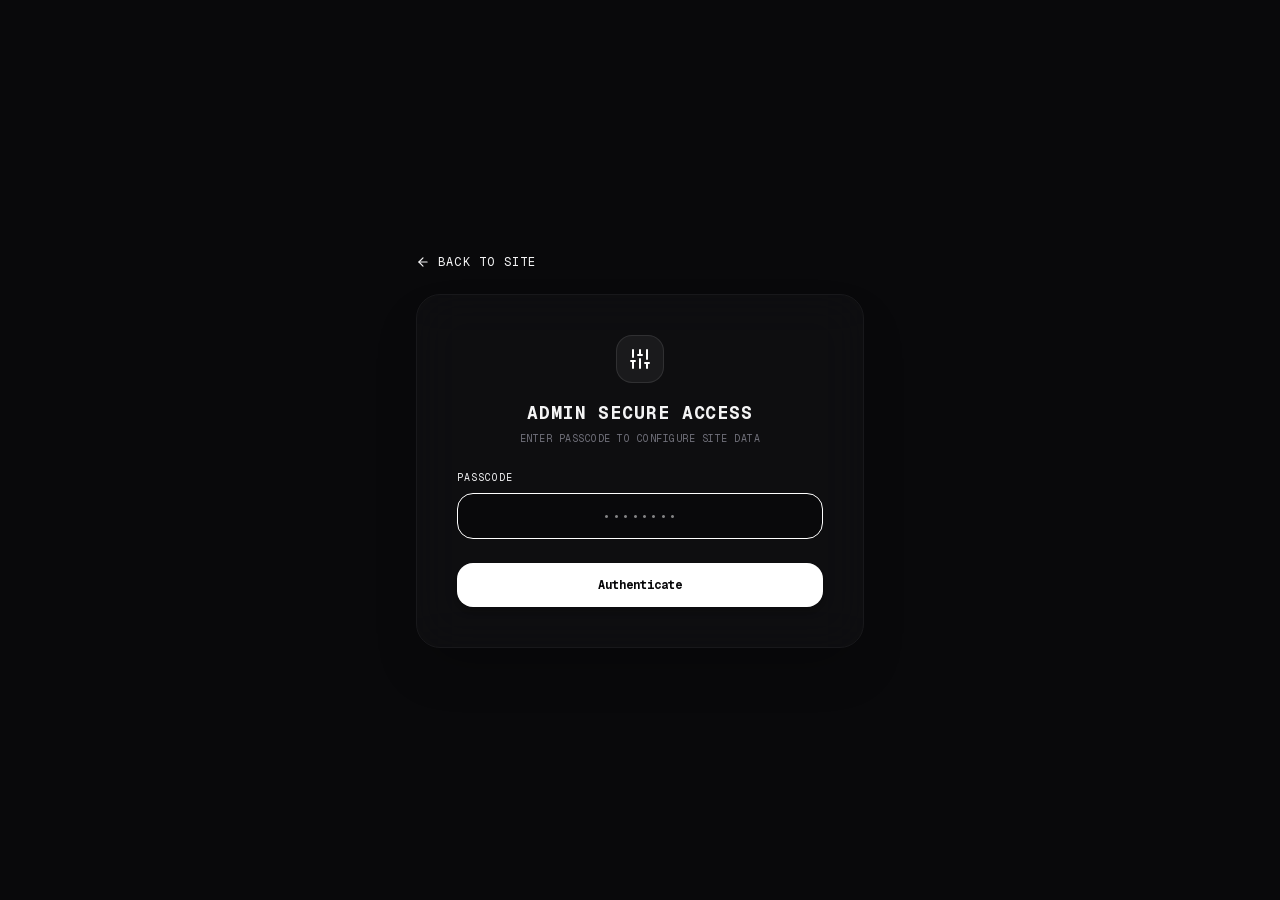
<file: setting.html>
<!DOCTYPE html><html lang="en" class="geist_967664a6-module__4K9MCG__variable geist_mono_5ce8c3f-module__SSBbPG__variable h-full antialiased" data-scroll-behavior="smooth"><head><meta charSet="utf-8"/><link rel="preconnect" href="/" crossorigin=""/><meta name="viewport" content="width=device-width, initial-scale=1"/><link rel="stylesheet" href="/_next/static/chunks/0ve20rbnd7-n8.css" data-precedence="next"/><link rel="preload" as="script" fetchPriority="low" href="/_next/static/chunks/310vm2bl3xxpt.js"/><script src="/_next/static/chunks/0---th3y1p0ve.js" async=""></script><script src="/_next/static/chunks/3rxl-jt3pdxgx.js" async=""></script><script src="/_next/static/chunks/24vonj8wx89rr.js" async=""></script><script src="/_next/static/chunks/0paxexg6-m0de.js" async=""></script><script src="/_next/static/chunks/turbopack-2ee4ouryudytd.js" async=""></script><script src="/_next/static/chunks/3fshfb2wc7a_4.js" async=""></script><script src="/_next/static/chunks/41-d735q9gcax.js" async=""></script><script src="/_next/static/chunks/2axe7lbykiz8s.js" async=""></script><script src="/_next/static/chunks/14mrh2-p_w84d.js" async=""></script><script src="/_next/static/chunks/17tb2iluyvzyr.js" async=""></script><script src="/_next/static/chunks/0t6jgtljilhrn.js" async=""></script><script src="/_next/static/chunks/3mfuvn-b3m4rd.js" async=""></script><meta name="next-size-adjust" content=""/><title>MUHAMMAD HASAAM | Portfolio</title><meta name="description" content="Muhammad Hasaam is a Full Stack Engineer, Automation Expert, and Mobile Developer specializing in building robust, scalable applications and bridging the gap between complex engineering and clear strategy."/><link rel="icon" href="/icon.svg?icon.31bj0k_s0arvl.svg" sizes="any" type="image/svg+xml"/><script>
              try {
                const theme = localStorage.getItem('portfolio-theme') || 'dark';
                if (theme === 'dark') {
                  document.documentElement.classList.add('dark');
                } else {
                  document.documentElement.classList.remove('dark');
                }
              } catch (_) {}
            </script><script>
              document.addEventListener('click', function (event) {
                if (event.target.closest && event.target.closest('[data-skip-intro]')) {
                  document.documentElement.classList.add('intro-skipped');
                }
              }, true);
            </script><script src="/_next/static/chunks/0cz1d0mv5g_q7.js" noModule=""></script></head><body class="min-h-full flex flex-col bg-background text-foreground transition-colors duration-300 selection:bg-foreground selection:text-background"><div hidden=""><!--$--><!--/$--></div><div class="flex-1 flex flex-col"><main class="min-h-screen bg-zinc-950 text-zinc-100 font-sans flex items-center justify-center p-6 relative overflow-hidden"><div class="absolute inset-0 bg-[linear-gradient(to_right,rgba(255,255,255,0.015)_1px,transparent_1px),linear-gradient(to_bottom,rgba(255,255,255,0.015)_1px,transparent_1px)] bg-[size:4rem_4rem] -z-10 pointer-events-none"></div><div class="absolute top-1/4 left-1/2 -translate-x-1/2 w-[500px] h-[500px] bg-zinc-900/10 rounded-full blur-[120px] -z-20 pointer-events-none"></div><div class="max-w-md w-full z-10"><a class="inline-flex items-center gap-2 text-zinc-550 hover:text-white transition-colors text-xs font-mono uppercase tracking-widest mb-6" href="/"><svg xmlns="http://www.w3.org/2000/svg" width="24" height="24" viewBox="0 0 24 24" fill="none" stroke="currentColor" stroke-width="2" stroke-linecap="round" stroke-linejoin="round" class="lucide lucide-arrow-left w-3.5 h-3.5" aria-hidden="true"><path d="m12 19-7-7 7-7"></path><path d="M19 12H5"></path></svg> Back To Site</a><form class="bg-zinc-900/40 border border-zinc-900 backdrop-blur-xl rounded-3xl p-8 md:p-10 shadow-2xl flex flex-col gap-6"><div class="text-center"><div class="w-12 h-12 bg-white/5 border border-white/10 rounded-2xl flex items-center justify-center mx-auto mb-4"><svg xmlns="http://www.w3.org/2000/svg" width="24" height="24" viewBox="0 0 24 24" fill="none" stroke="currentColor" stroke-width="2" stroke-linecap="round" stroke-linejoin="round" class="lucide lucide-sliders-vertical w-6 h-6 text-white" aria-hidden="true"><path d="M10 8h4"></path><path d="M12 21v-9"></path><path d="M12 8V3"></path><path d="M17 16h4"></path><path d="M19 12V3"></path><path d="M19 21v-5"></path><path d="M3 14h4"></path><path d="M5 10V3"></path><path d="M5 21v-7"></path></svg></div><h1 class="text-lg font-bold tracking-wider font-mono text-zinc-100 uppercase">ADMIN SECURE ACCESS</h1><p class="text-[10px] font-mono text-zinc-500 mt-1 uppercase tracking-wider">Enter passcode to configure site data</p></div><div class="space-y-2"><label class="text-[10px] font-mono text-zinc-450 uppercase tracking-widest block">Passcode</label><input type="password" placeholder="••••••••" class="w-full bg-zinc-950 border border-zinc-850 px-4 py-3 rounded-2xl focus:border-white/40 outline-none text-sm transition-all font-mono text-center tracking-widest text-white placeholder-zinc-750" value=""/></div><button type="submit" class="w-full py-3.5 rounded-2xl bg-white hover:bg-zinc-200 text-zinc-950 font-mono text-xs font-bold transition-all shadow-md cursor-pointer flex items-center justify-center gap-2">Authenticate</button></form></div></main><!--$--><!--/$--></div><script src="/_next/static/chunks/310vm2bl3xxpt.js" id="_R_" async=""></script><script>(self.__next_f=self.__next_f||[]).push([0])</script><script>self.__next_f.push([1,"1:\"$Sreact.fragment\"\n2:I[3265,[\"/_next/static/chunks/3fshfb2wc7a_4.js\",\"/_next/static/chunks/41-d735q9gcax.js\",\"/_next/static/chunks/2axe7lbykiz8s.js\",\"/_next/static/chunks/14mrh2-p_w84d.js\"],\"default\"]\n3:I[39756,[\"/_next/static/chunks/3fshfb2wc7a_4.js\",\"/_next/static/chunks/41-d735q9gcax.js\",\"/_next/static/chunks/2axe7lbykiz8s.js\",\"/_next/static/chunks/14mrh2-p_w84d.js\"],\"default\"]\n4:I[37457,[\"/_next/static/chunks/3fshfb2wc7a_4.js\",\"/_next/static/chunks/41-d735q9gcax.js\",\"/_next/static/chunks/2axe7lbykiz8s.js\",\"/_next/static/chunks/14mrh2-p_w84d.js\"],\"default\"]\n5:I[29306,[\"/_next/static/chunks/3fshfb2wc7a_4.js\",\"/_next/static/chunks/41-d735q9gcax.js\",\"/_next/static/chunks/2axe7lbykiz8s.js\",\"/_next/static/chunks/14mrh2-p_w84d.js\",\"/_next/static/chunks/17tb2iluyvzyr.js\"],\"default\"]\n6:I[47257,[\"/_next/static/chunks/3fshfb2wc7a_4.js\",\"/_next/static/chunks/41-d735q9gcax.js\",\"/_next/static/chunks/2axe7lbykiz8s.js\",\"/_next/static/chunks/14mrh2-p_w84d.js\"],\"ClientPageRoot\"]\n7:I[61067,[\"/_next/static/chunks/3fshfb2wc7a_4.js\",\"/_next/static/chunks/41-d735q9gcax.js\",\"/_next/static/chunks/2axe7lbykiz8s.js\",\"/_next/static/chunks/14mrh2-p_w84d.js\",\"/_next/static/chunks/0t6jgtljilhrn.js\",\"/_next/static/chunks/3mfuvn-b3m4rd.js\"],\"default\"]\na:I[97367,[\"/_next/static/chunks/3fshfb2wc7a_4.js\",\"/_next/static/chunks/41-d735q9gcax.js\",\"/_next/static/chunks/2axe7lbykiz8s.js\",\"/_next/static/chunks/14mrh2-p_w84d.js\"],\"OutletBoundary\"]\nb:\"$Sreact.suspense\"\ne:I[97367,[\"/_next/static/chunks/3fshfb2wc7a_4.js\",\"/_next/static/chunks/41-d735q9gcax.js\",\"/_next/static/chunks/2axe7lbykiz8s.js\",\"/_next/static/chunks/14mrh2-p_w84d.js\"],\"ViewportBoundary\"]\n10:I[97367,[\"/_next/static/chunks/3fshfb2wc7a_4.js\",\"/_next/static/chunks/41-d735q9gcax.js\",\"/_next/static/chunks/2axe7lbykiz8s.js\",\"/_next/static/chunks/14mrh2-p_w84d.js\"],\"MetadataBoundary\"]\n12:I[68027,[\"/_next/static/chunks/3fshfb2wc7a_4.js\",\"/_next/static/chunks/41-d735q9gcax.js\",\"/_next/static/chunks/2axe7lbykiz8s.js\",\"/_next/static/chunks/14mrh2-p_w84d.js\"],\"default\",1]\n:HL[\"/_next/static/chunks/0ve20rbnd7-n8.css\",\"style\"]\n:HC[\"/\",\"\"]\n"])</script><script>self.__next_f.push([1,"0:{\"P\":null,\"c\":[\"\",\"setting\"],\"q\":\"\",\"i\":false,\"f\":[[[\"\",{\"children\":[\"setting\",{\"children\":[\"__PAGE__\",{}]}]},\"$undefined\",\"$undefined\",16],[[\"$\",\"$1\",\"c\",{\"children\":[[[\"$\",\"link\",\"0\",{\"rel\":\"stylesheet\",\"href\":\"/_next/static/chunks/0ve20rbnd7-n8.css\",\"precedence\":\"next\",\"crossOrigin\":\"$undefined\",\"nonce\":\"$undefined\"}],[\"$\",\"script\",\"script-0\",{\"src\":\"/_next/static/chunks/3fshfb2wc7a_4.js\",\"async\":true,\"nonce\":\"$undefined\"}],[\"$\",\"script\",\"script-1\",{\"src\":\"/_next/static/chunks/41-d735q9gcax.js\",\"async\":true,\"nonce\":\"$undefined\"}],[\"$\",\"script\",\"script-2\",{\"src\":\"/_next/static/chunks/2axe7lbykiz8s.js\",\"async\":true,\"nonce\":\"$undefined\"}],[\"$\",\"script\",\"script-3\",{\"src\":\"/_next/static/chunks/14mrh2-p_w84d.js\",\"async\":true,\"nonce\":\"$undefined\"}]],[\"$\",\"html\",null,{\"lang\":\"en\",\"className\":\"geist_967664a6-module__4K9MCG__variable geist_mono_5ce8c3f-module__SSBbPG__variable h-full antialiased\",\"suppressHydrationWarning\":true,\"data-scroll-behavior\":\"smooth\",\"children\":[[\"$\",\"head\",null,{\"children\":[[\"$\",\"script\",null,{\"dangerouslySetInnerHTML\":{\"__html\":\"\\n              try {\\n                const theme = localStorage.getItem('portfolio-theme') || 'dark';\\n                if (theme === 'dark') {\\n                  document.documentElement.classList.add('dark');\\n                } else {\\n                  document.documentElement.classList.remove('dark');\\n                }\\n              } catch (_) {}\\n            \"}}],[\"$\",\"script\",null,{\"dangerouslySetInnerHTML\":{\"__html\":\"\\n              document.addEventListener('click', function (event) {\\n                if (event.target.closest \u0026\u0026 event.target.closest('[data-skip-intro]')) {\\n                  document.documentElement.classList.add('intro-skipped');\\n                }\\n              }, true);\\n            \"}}]]}],[\"$\",\"body\",null,{\"className\":\"min-h-full flex flex-col bg-background text-foreground transition-colors duration-300 selection:bg-foreground selection:text-background\",\"children\":[[\"$\",\"$L2\",null,{}],[\"$\",\"div\",null,{\"className\":\"flex-1 flex flex-col\",\"children\":[\"$\",\"$L3\",null,{\"parallelRouterKey\":\"children\",\"error\":\"$undefined\",\"errorStyles\":\"$undefined\",\"errorScripts\":\"$undefined\",\"template\":[\"$\",\"$L4\",null,{}],\"templateStyles\":\"$undefined\",\"templateScripts\":\"$undefined\",\"notFound\":[[\"$\",\"$L5\",null,{}],[]],\"forbidden\":\"$undefined\",\"unauthorized\":\"$undefined\"}]}]]}]]}]]}],{\"children\":[[\"$\",\"$1\",\"c\",{\"children\":[null,[\"$\",\"$L3\",null,{\"parallelRouterKey\":\"children\",\"error\":\"$undefined\",\"errorStyles\":\"$undefined\",\"errorScripts\":\"$undefined\",\"template\":[\"$\",\"$L4\",null,{}],\"templateStyles\":\"$undefined\",\"templateScripts\":\"$undefined\",\"notFound\":\"$undefined\",\"forbidden\":\"$undefined\",\"unauthorized\":\"$undefined\"}]]}],{\"children\":[[\"$\",\"$1\",\"c\",{\"children\":[[\"$\",\"$L6\",null,{\"Component\":\"$7\",\"serverProvidedParams\":{\"searchParams\":{},\"params\":{},\"promises\":[\"$@8\",\"$@9\"]}}],[[\"$\",\"script\",\"script-0\",{\"src\":\"/_next/static/chunks/0t6jgtljilhrn.js\",\"async\":true,\"nonce\":\"$undefined\"}],[\"$\",\"script\",\"script-1\",{\"src\":\"/_next/static/chunks/3mfuvn-b3m4rd.js\",\"async\":true,\"nonce\":\"$undefined\"}]],[\"$\",\"$La\",null,{\"children\":[\"$\",\"$b\",null,{\"name\":\"Next.MetadataOutlet\",\"children\":\"$@c\"}]}]]}],{},null,false,null]},null,false,\"$@d\"]},null,false,null],[\"$\",\"$1\",\"h\",{\"children\":[null,[\"$\",\"$Le\",null,{\"children\":\"$Lf\"}],[\"$\",\"div\",null,{\"hidden\":true,\"children\":[\"$\",\"$L10\",null,{\"children\":[\"$\",\"$b\",null,{\"name\":\"Next.Metadata\",\"children\":\"$L11\"}]}]}],[\"$\",\"meta\",null,{\"name\":\"next-size-adjust\",\"content\":\"\"}]]}],false]],\"m\":\"$undefined\",\"G\":[\"$12\",[[\"$\",\"link\",\"0\",{\"rel\":\"stylesheet\",\"href\":\"/_next/static/chunks/0ve20rbnd7-n8.css\",\"precedence\":\"next\",\"crossOrigin\":\"$undefined\",\"nonce\":\"$undefined\"}]]],\"S\":true,\"h\":null,\"s\":\"$undefined\",\"l\":\"$undefined\",\"p\":\"$undefined\",\"d\":\"$undefined\",\"b\":\"bo9xn7QkbQpnhj2b7AA4T\"}\n"])</script><script>self.__next_f.push([1,"13:[]\nd:\"$W13\"\n8:{}\n9:\"$0:f:0:1:1:children:1:children:0:props:children:0:props:serverProvidedParams:params\"\n"])</script><script>self.__next_f.push([1,"f:[[\"$\",\"meta\",\"0\",{\"charSet\":\"utf-8\"}],[\"$\",\"meta\",\"1\",{\"name\":\"viewport\",\"content\":\"width=device-width, initial-scale=1\"}]]\n"])</script><script>self.__next_f.push([1,"14:I[27201,[\"/_next/static/chunks/3fshfb2wc7a_4.js\",\"/_next/static/chunks/41-d735q9gcax.js\",\"/_next/static/chunks/2axe7lbykiz8s.js\",\"/_next/static/chunks/14mrh2-p_w84d.js\"],\"IconMark\"]\nc:null\n11:[[\"$\",\"title\",\"0\",{\"children\":\"MUHAMMAD HASAAM | Portfolio\"}],[\"$\",\"meta\",\"1\",{\"name\":\"description\",\"content\":\"Muhammad Hasaam is a Full Stack Engineer, Automation Expert, and Mobile Developer specializing in building robust, scalable applications and bridging the gap between complex engineering and clear strategy.\"}],[\"$\",\"link\",\"2\",{\"rel\":\"icon\",\"href\":\"/icon.svg?icon.31bj0k_s0arvl.svg\",\"sizes\":\"any\",\"type\":\"image/svg+xml\"}],[\"$\",\"$L14\",\"3\",{}]]\n"])</script></body></html>
</file>
<file: _next/static/chunks/0ve20rbnd7-n8.css>
@font-face{font-family:Geist;font-style:normal;font-weight:100 900;font-display:swap;src:url(../media/fef07dbb0973bf53-s.3p2_lha1f2xer.woff2)format("woff2");unicode-range:U+460-52F,U+1C80-1C8A,U+20B4,U+2DE0-2DFF,U+A640-A69F,U+FE2E-FE2F}@font-face{font-family:Geist;font-style:normal;font-weight:100 900;font-display:swap;src:url(../media/8a480f0b521d4e75-s.1qq4vpdcun5oj.woff2)format("woff2");unicode-range:U+301,U+400-45F,U+490-491,U+4B0-4B1,U+2116}@font-face{font-family:Geist;font-style:normal;font-weight:100 900;font-display:swap;src:url(../media/53b9e256198e5412-s.390ncx5urfkfu.woff2)format("woff2");unicode-range:U+102-103,U+110-111,U+128-129,U+168-169,U+1A0-1A1,U+1AF-1B0,U+300-301,U+303-304,U+308-309,U+323,U+329,U+1EA0-1EF9,U+20AB}@font-face{font-family:Geist;font-style:normal;font-weight:100 900;font-display:swap;src:url(../media/7178b3e590c64307-s.21jp631_3pja2.woff2)format("woff2");unicode-range:U+100-2BA,U+2BD-2C5,U+2C7-2CC,U+2CE-2D7,U+2DD-2FF,U+304,U+308,U+329,U+1D00-1DBF,U+1E00-1E9F,U+1EF2-1EFF,U+2020,U+20A0-20AB,U+20AD-20C4,U+2113,U+2C60-2C7F,U+A720-A7FF}@font-face{font-family:Geist;font-style:normal;font-weight:100 900;font-display:swap;src:url(../media/caa3a2e1cccd8315-s.0wgildi0cnwt9.woff2)format("woff2");unicode-range:U+??,U+131,U+152-153,U+2BB-2BC,U+2C6,U+2DA,U+2DC,U+304,U+308,U+329,U+2000-206F,U+20AC,U+2122,U+2191,U+2193,U+2212,U+2215,U+FEFF,U+FFFD}@font-face{font-family:Geist Fallback;src:local(Arial);ascent-override:95.94%;descent-override:28.16%;line-gap-override:0.0%;size-adjust:104.76%}.geist_967664a6-module__4K9MCG__className{font-family:Geist,Geist Fallback;font-style:normal}.geist_967664a6-module__4K9MCG__variable{--font-geist-sans:"Geist", "Geist Fallback"}
@font-face{font-family:Geist Mono;font-style:normal;font-weight:100 900;font-display:swap;src:url(../media/5ce348bf30bf5439-s.31988l_ccedte.woff2)format("woff2");unicode-range:U+460-52F,U+1C80-1C8A,U+20B4,U+2DE0-2DFF,U+A640-A69F,U+FE2E-FE2F}@font-face{font-family:Geist Mono;font-style:normal;font-weight:100 900;font-display:swap;src:url(../media/4fa387ec64143e14-s.2tuy5pz7dlieh.woff2)format("woff2");unicode-range:U+301,U+400-45F,U+490-491,U+4B0-4B1,U+2116}@font-face{font-family:Geist Mono;font-style:normal;font-weight:100 900;font-display:swap;src:url(../media/6306c77e7c8268e4-s.2dbetqa9o8jxf.woff2)format("woff2");unicode-range:U+2000-2001,U+2004-2008,U+200A,U+23B8-23BD,U+2500-259F}@font-face{font-family:Geist Mono;font-style:normal;font-weight:100 900;font-display:swap;src:url(../media/7d817b4c03b0c5f1-s.1uyisp29ctx0d.woff2)format("woff2");unicode-range:U+102-103,U+110-111,U+128-129,U+168-169,U+1A0-1A1,U+1AF-1B0,U+300-301,U+303-304,U+308-309,U+323,U+329,U+1EA0-1EF9,U+20AB}@font-face{font-family:Geist Mono;font-style:normal;font-weight:100 900;font-display:swap;src:url(../media/bbc41e54d2fcbd21-s.1rgnod-3esatf.woff2)format("woff2");unicode-range:U+100-2BA,U+2BD-2C5,U+2C7-2CC,U+2CE-2D7,U+2DD-2FF,U+304,U+308,U+329,U+1D00-1DBF,U+1E00-1E9F,U+1EF2-1EFF,U+2020,U+20A0-20AB,U+20AD-20C4,U+2113,U+2C60-2C7F,U+A720-A7FF}@font-face{font-family:Geist Mono;font-style:normal;font-weight:100 900;font-display:swap;src:url(../media/797e433ab948586e-s.0r6juujl39pe6.woff2)format("woff2");unicode-range:U+??,U+131,U+152-153,U+2BB-2BC,U+2C6,U+2DA,U+2DC,U+304,U+308,U+329,U+2000-206F,U+20AC,U+2122,U+2191,U+2193,U+2212,U+2215,U+FEFF,U+FFFD}@font-face{font-family:Geist Mono Fallback;src:local(Arial);ascent-override:74.67%;descent-override:21.92%;line-gap-override:0.0%;size-adjust:134.59%}.geist_mono_5ce8c3f-module__SSBbPG__className{font-family:Geist Mono,Geist Mono Fallback;font-style:normal}.geist_mono_5ce8c3f-module__SSBbPG__variable{--font-geist-mono:"Geist Mono", "Geist Mono Fallback"}
@layer properties{@supports (((-webkit-hyphens:none)) and (not (margin-trim:inline))) or ((-moz-orient:inline) and (not (color:rgb(from red r g b)))){*,:before,:after,::backdrop{--tw-translate-x:0;--tw-translate-y:0;--tw-translate-z:0;--tw-scale-x:1;--tw-scale-y:1;--tw-scale-z:1;--tw-rotate-x:initial;--tw-rotate-y:initial;--tw-rotate-z:initial;--tw-skew-x:initial;--tw-skew-y:initial;--tw-scrollbar-thumb:#0000;--tw-scrollbar-track:#0000;--tw-space-y-reverse:0;--tw-border-style:solid;--tw-gradient-position:initial;--tw-gradient-from:#0000;--tw-gradient-via:#0000;--tw-gradient-to:#0000;--tw-gradient-stops:initial;--tw-gradient-via-stops:initial;--tw-gradient-from-position:0%;--tw-gradient-via-position:50%;--tw-gradient-to-position:100%;--tw-leading:initial;--tw-font-weight:initial;--tw-tracking:initial;--tw-shadow:0 0 #0000;--tw-shadow-color:initial;--tw-shadow-alpha:100%;--tw-inset-shadow:0 0 #0000;--tw-inset-shadow-color:initial;--tw-inset-shadow-alpha:100%;--tw-ring-color:initial;--tw-ring-shadow:0 0 #0000;--tw-inset-ring-color:initial;--tw-inset-ring-shadow:0 0 #0000;--tw-ring-inset:initial;--tw-ring-offset-width:0px;--tw-ring-offset-color:#fff;--tw-ring-offset-shadow:0 0 #0000;--tw-blur:initial;--tw-brightness:initial;--tw-contrast:initial;--tw-grayscale:initial;--tw-hue-rotate:initial;--tw-invert:initial;--tw-opacity:initial;--tw-saturate:initial;--tw-sepia:initial;--tw-drop-shadow:initial;--tw-drop-shadow-color:initial;--tw-drop-shadow-alpha:100%;--tw-drop-shadow-size:initial;--tw-backdrop-blur:initial;--tw-backdrop-brightness:initial;--tw-backdrop-contrast:initial;--tw-backdrop-grayscale:initial;--tw-backdrop-hue-rotate:initial;--tw-backdrop-invert:initial;--tw-backdrop-opacity:initial;--tw-backdrop-saturate:initial;--tw-backdrop-sepia:initial;--tw-duration:initial;--tw-ease:initial}}}@layer theme{:root,:host{--color-red-400:#ff6568;--color-red-950:#460809;--color-amber-300:#ffd236;--color-amber-400:#fcbb00;--color-amber-500:#f99c00;--color-emerald-400:#00d294;--color-emerald-500:#00bb7f;--color-sky-400:#00bcfe;--color-purple-400:#c07eff;--color-rose-400:#ff667f;--color-rose-500:#ff2357;--color-rose-900:#8b0836;--color-rose-950:#4d0218;--color-zinc-100:#f4f4f5;--color-zinc-200:#e4e4e7;--color-zinc-300:#d4d4d8;--color-zinc-400:#9f9fa9;--color-zinc-500:#71717b;--color-zinc-600:#52525c;--color-zinc-700:#3f3f46;--color-zinc-800:#27272a;--color-zinc-900:#18181b;--color-zinc-950:#09090b;--color-neutral-50:#fafafa;--color-neutral-100:#f5f5f5;--color-neutral-200:#e5e5e5;--color-neutral-300:#d4d4d4;--color-neutral-400:#a1a1a1;--color-neutral-500:#737373;--color-neutral-600:#525252;--color-neutral-700:#404040;--color-neutral-800:#262626;--color-neutral-900:#171717;--color-neutral-950:#0a0a0a;--color-black:#000;--color-white:#fff;--spacing:.25rem;--container-xs:20rem;--container-sm:24rem;--container-md:28rem;--container-lg:32rem;--container-2xl:42rem;--container-3xl:48rem;--container-4xl:56rem;--container-6xl:72rem;--container-7xl:80rem;--text-xs:.75rem;--text-xs--line-height:calc(1 / .75);--text-sm:.875rem;--text-sm--line-height:calc(1.25 / .875);--text-base:1rem;--text-base--line-height:calc(1.5 / 1);--text-lg:1.125rem;--text-lg--line-height:calc(1.75 / 1.125);--text-xl:1.25rem;--text-xl--line-height:calc(1.75 / 1.25);--text-2xl:1.5rem;--text-2xl--line-height:calc(2 / 1.5);--text-3xl:1.875rem;--text-3xl--line-height:calc(2.25 / 1.875);--text-4xl:2.25rem;--text-4xl--line-height:calc(2.5 / 2.25);--text-5xl:3rem;--text-5xl--line-height:1;--text-6xl:3.75rem;--text-6xl--line-height:1;--text-7xl:4.5rem;--text-7xl--line-height:1;--text-8xl:6rem;--text-8xl--line-height:1;--text-9xl:8rem;--text-9xl--line-height:1;--font-weight-light:300;--font-weight-medium:500;--font-weight-semibold:600;--font-weight-bold:700;--font-weight-extrabold:800;--font-weight-black:900;--tracking-tighter:-.05em;--tracking-tight:-.025em;--tracking-normal:0em;--tracking-wide:.025em;--tracking-wider:.05em;--tracking-widest:.1em;--leading-tight:1.25;--leading-snug:1.375;--leading-relaxed:1.625;--radius-md:.375rem;--radius-lg:.5rem;--radius-xl:.75rem;--radius-2xl:1rem;--radius-3xl:1.5rem;--drop-shadow-xs:0 1px 1px #0000000d;--ease-out:cubic-bezier(0, 0, .2, 1);--ease-in-out:cubic-bezier(.4, 0, .2, 1);--animate-pulse:pulse 2s cubic-bezier(.4, 0, .6, 1) infinite;--blur-sm:8px;--blur-md:12px;--blur-xl:24px;--blur-2xl:40px;--blur-3xl:64px;--default-transition-duration:.15s;--default-transition-timing-function:cubic-bezier(.4, 0, .2, 1);--default-font-family:var(--font-geist-sans);--default-mono-font-family:var(--font-geist-mono)}@supports (color:lab(0% 0 0)){:root,:host{--color-red-400:lab(63.7053% 60.745 31.3109);--color-red-950:lab(13.003% 29.04 16.7519);--color-amber-300:lab(86.4156% 6.13147 78.3961);--color-amber-400:lab(80.1641% 16.6016 99.2089);--color-amber-500:lab(72.7183% 31.8672 97.9407);--color-emerald-400:lab(75.0771% -60.7313 19.4147);--color-emerald-500:lab(66.9756% -58.27 19.5419);--color-sky-400:lab(70.687% -23.6078 -45.9483);--color-purple-400:lab(63.6946% 47.6127 -59.2066);--color-rose-400:lab(64.4125% 63.0291 19.2068);--color-rose-500:lab(56.101% 79.4328 31.4532);--color-rose-900:lab(29.7104% 51.514 12.6253);--color-rose-950:lab(14.2323% 34.0086 9.80922);--color-zinc-100:lab(96.1634% .0993311 -.364041);--color-zinc-200:lab(90.6853% .399232 -1.45452);--color-zinc-300:lab(84.9837% .601262 -2.17986);--color-zinc-400:lab(65.6464% 1.53497 -5.42429);--color-zinc-500:lab(47.8878% 1.65477 -5.77283);--color-zinc-600:lab(35.1166% 1.78212 -6.1173);--color-zinc-700:lab(26.8019% 1.35387 -4.68303);--color-zinc-800:lab(15.7305% .613764 -2.16959);--color-zinc-900:lab(8.30603% .618205 -2.16572);--color-zinc-950:lab(2.51107% .242703 -.886115);--color-neutral-50:lab(98.26% 0 0);--color-neutral-100:lab(96.52% -.0000298023 .0000119209);--color-neutral-200:lab(90.952% 0 -.0000119209);--color-neutral-300:lab(84.92% 0 -.0000119209);--color-neutral-400:lab(66.128% -.0000298023 .0000119209);--color-neutral-500:lab(48.496% 0 0);--color-neutral-600:lab(34.924% 0 0);--color-neutral-700:lab(27.036% 0 0);--color-neutral-800:lab(15.204% 0 -.00000596046);--color-neutral-900:lab(7.78201% -.0000149012 0);--color-neutral-950:lab(2.75381% 0 0)}}}@layer base{*,:after,:before,::backdrop{box-sizing:border-box;border:0 solid;margin:0;padding:0}::file-selector-button{box-sizing:border-box;border:0 solid;margin:0;padding:0}html,:host{-webkit-text-size-adjust:100%;tab-size:4;line-height:1.5;font-family:var(--default-font-family,ui-sans-serif, system-ui, sans-serif, "Apple Color Emoji", "Segoe UI Emoji", "Segoe UI Symbol", "Noto Color Emoji");font-feature-settings:var(--default-font-feature-settings,normal);font-variation-settings:var(--default-font-variation-settings,normal);-webkit-tap-highlight-color:transparent}hr{height:0;color:inherit;border-top-width:1px}abbr:where([title]){-webkit-text-decoration:underline dotted;text-decoration:underline dotted}h1,h2,h3,h4,h5,h6{font-size:inherit;font-weight:inherit}a{color:inherit;-webkit-text-decoration:inherit;-webkit-text-decoration:inherit;-webkit-text-decoration:inherit;-webkit-text-decoration:inherit;text-decoration:inherit}b,strong{font-weight:bolder}code,kbd,samp,pre{font-family:var(--default-mono-font-family,ui-monospace, SFMono-Regular, Menlo, Monaco, Consolas, "Liberation Mono", "Courier New", monospace);font-feature-settings:var(--default-mono-font-feature-settings,normal);font-variation-settings:var(--default-mono-font-variation-settings,normal);font-size:1em}small{font-size:80%}sub,sup{vertical-align:baseline;font-size:75%;line-height:0;position:relative}sub{bottom:-.25em}sup{top:-.5em}table{text-indent:0;border-color:inherit;border-collapse:collapse}:-moz-focusring{outline:auto}progress{vertical-align:baseline}summary{display:list-item}ol,ul,menu{list-style:none}img,svg,video,canvas,audio,iframe,embed,object{vertical-align:middle;display:block}img,video{max-width:100%;height:auto}button,input,select,optgroup,textarea{font:inherit;font-feature-settings:inherit;font-variation-settings:inherit;letter-spacing:inherit;color:inherit;opacity:1;background-color:#0000;border-radius:0}::file-selector-button{font:inherit;font-feature-settings:inherit;font-variation-settings:inherit;letter-spacing:inherit;color:inherit;opacity:1;background-color:#0000;border-radius:0}:where(select:is([multiple],[size])) optgroup{font-weight:bolder}:where(select:is([multiple],[size])) optgroup option{padding-inline-start:20px}::file-selector-button{margin-inline-end:4px}::placeholder{opacity:1}@supports (not ((-webkit-appearance:-apple-pay-button))) or (contain-intrinsic-size:1px){::placeholder{color:currentColor}@supports (color:color-mix(in lab, red, red)){::placeholder{color:color-mix(in oklab, currentcolor 50%, transparent)}}}textarea{resize:vertical}::-webkit-search-decoration{-webkit-appearance:none}::-webkit-date-and-time-value{min-height:1lh;text-align:inherit}::-webkit-datetime-edit{display:inline-flex}::-webkit-datetime-edit-fields-wrapper{padding:0}::-webkit-datetime-edit{padding-block:0}::-webkit-datetime-edit-year-field{padding-block:0}::-webkit-datetime-edit-month-field{padding-block:0}::-webkit-datetime-edit-day-field{padding-block:0}::-webkit-datetime-edit-hour-field{padding-block:0}::-webkit-datetime-edit-minute-field{padding-block:0}::-webkit-datetime-edit-second-field{padding-block:0}::-webkit-datetime-edit-millisecond-field{padding-block:0}::-webkit-datetime-edit-meridiem-field{padding-block:0}::-webkit-calendar-picker-indicator{line-height:1}:-moz-ui-invalid{box-shadow:none}button,input:where([type=button],[type=reset],[type=submit]){appearance:button}::file-selector-button{appearance:button}::-webkit-inner-spin-button{height:auto}::-webkit-outer-spin-button{height:auto}[hidden]:where(:not([hidden=until-found])){display:none!important}}@layer components;@layer utilities{.pointer-events-auto{pointer-events:auto}.pointer-events-none{pointer-events:none}.invisible{visibility:hidden}.visible{visibility:visible}.sr-only{clip-path:inset(50%);white-space:nowrap;border-width:0;width:1px;height:1px;margin:-1px;padding:0;position:absolute;overflow:hidden}.absolute{position:absolute}.fixed{position:fixed}.relative{position:relative}.sticky{position:sticky}.inset-0{inset:0}.inset-x-0{inset-inline:0}.-top-20{top:calc(var(--spacing) * -20)}.-top-24{top:calc(var(--spacing) * -24)}.top-1\/2{top:50%}.top-1\/3{top:33.3333%}.top-1\/4{top:25%}.top-3{top:calc(var(--spacing) * 3)}.top-6{top:calc(var(--spacing) * 6)}.-right-1\/4{right:-25%}.-right-20{right:calc(var(--spacing) * -20)}.-right-24{right:calc(var(--spacing) * -24)}.right-0{right:0}.right-1\/4{right:25%}.right-6{right:calc(var(--spacing) * 6)}.-bottom-2{bottom:calc(var(--spacing) * -2)}.-bottom-20{bottom:calc(var(--spacing) * -20)}.bottom-0{bottom:0}.bottom-1\/4{bottom:25%}.bottom-2\.5{bottom:calc(var(--spacing) * 2.5)}.bottom-3{bottom:calc(var(--spacing) * 3)}.bottom-8{bottom:calc(var(--spacing) * 8)}.-left-1\/4{left:-25%}.-left-20{left:calc(var(--spacing) * -20)}.left-0{left:0}.left-1\/2{left:50%}.left-1\/3{left:33.3333%}.left-1\/4{left:25%}.left-3\/4{left:75%}.-z-10{z-index:calc(10 * -1)}.-z-20{z-index:calc(20 * -1)}.z-0{z-index:0}.z-10{z-index:10}.z-15{z-index:15}.z-20{z-index:20}.z-30{z-index:30}.z-40{z-index:40}.z-50{z-index:50}.container{width:100%}@media (min-width:900px){.container{max-width:900px}}@media (min-width:40rem){.container{max-width:40rem}}@media (min-width:64rem){.container{max-width:64rem}}@media (min-width:80rem){.container{max-width:80rem}}@media (min-width:96rem){.container{max-width:96rem}}.-mx-3{margin-inline:calc(var(--spacing) * -3)}.-mx-6{margin-inline:calc(var(--spacing) * -6)}.mx-1{margin-inline:var(--spacing)}.mx-auto{margin-inline:auto}.my-6{margin-block:calc(var(--spacing) * 6)}.-mt-6{margin-top:calc(var(--spacing) * -6)}.mt-0{margin-top:0}.mt-0\.5{margin-top:calc(var(--spacing) * .5)}.mt-1{margin-top:var(--spacing)}.mt-2{margin-top:calc(var(--spacing) * 2)}.mt-3{margin-top:calc(var(--spacing) * 3)}.mt-4{margin-top:calc(var(--spacing) * 4)}.mt-6{margin-top:calc(var(--spacing) * 6)}.mt-8{margin-top:calc(var(--spacing) * 8)}.mt-10{margin-top:calc(var(--spacing) * 10)}.mt-16{margin-top:calc(var(--spacing) * 16)}.mt-auto{margin-top:auto}.mr-1{margin-right:var(--spacing)}.mr-2{margin-right:calc(var(--spacing) * 2)}.mb-0\.5{margin-bottom:calc(var(--spacing) * .5)}.mb-1{margin-bottom:var(--spacing)}.mb-2{margin-bottom:calc(var(--spacing) * 2)}.mb-2\.5{margin-bottom:calc(var(--spacing) * 2.5)}.mb-3{margin-bottom:calc(var(--spacing) * 3)}.mb-4{margin-bottom:calc(var(--spacing) * 4)}.mb-6{margin-bottom:calc(var(--spacing) * 6)}.mb-8{margin-bottom:calc(var(--spacing) * 8)}.mb-10{margin-bottom:calc(var(--spacing) * 10)}.mb-12{margin-bottom:calc(var(--spacing) * 12)}.mb-14{margin-bottom:calc(var(--spacing) * 14)}.mb-16{margin-bottom:calc(var(--spacing) * 16)}.ml-0\.5{margin-left:calc(var(--spacing) * .5)}.ml-1{margin-left:var(--spacing)}.line-clamp-3{-webkit-line-clamp:3;-webkit-box-orient:vertical;display:-webkit-box;overflow:hidden}.block{display:block}.contents{display:contents}.flex{display:flex}.grid{display:grid}.hidden{display:none}.inline{display:inline}.inline-block{display:inline-block}.inline-flex{display:inline-flex}.aspect-\[1\.46\/1\]{aspect-ratio:1.46}.aspect-\[16\/9\]{aspect-ratio:16/9}.aspect-\[16\/10\]{aspect-ratio:16/10}.h-1{height:var(--spacing)}.h-1\.5{height:calc(var(--spacing) * 1.5)}.h-2{height:calc(var(--spacing) * 2)}.h-2\.5{height:calc(var(--spacing) * 2.5)}.h-3{height:calc(var(--spacing) * 3)}.h-3\.5{height:calc(var(--spacing) * 3.5)}.h-4{height:calc(var(--spacing) * 4)}.h-4\.5{height:calc(var(--spacing) * 4.5)}.h-5{height:calc(var(--spacing) * 5)}.h-6{height:calc(var(--spacing) * 6)}.h-8{height:calc(var(--spacing) * 8)}.h-9{height:calc(var(--spacing) * 9)}.h-10{height:calc(var(--spacing) * 10)}.h-11{height:calc(var(--spacing) * 11)}.h-12{height:calc(var(--spacing) * 12)}.h-14{height:calc(var(--spacing) * 14)}.h-16{height:calc(var(--spacing) * 16)}.h-20{height:calc(var(--spacing) * 20)}.h-64{height:calc(var(--spacing) * 64)}.h-80{height:calc(var(--spacing) * 80)}.h-\[22px\]{height:22px}.h-\[30px\]{height:30px}.h-\[78vh\]{height:78vh}.h-\[260px\]{height:260px}.h-\[500px\]{height:500px}.h-\[550px\]{height:550px}.h-\[600px\]{height:600px}.h-full{height:100%}.h-px{height:1px}.h-screen{height:100vh}.max-h-\[85vh\]{max-height:85vh}.max-h-\[420px\]{max-height:420px}.min-h-\[40px\]{min-height:40px}.min-h-\[50px\]{min-height:50px}.min-h-\[220px\]{min-height:220px}.min-h-\[260px\]{min-height:260px}.min-h-\[300px\]{min-height:300px}.min-h-\[400px\]{min-height:400px}.min-h-\[460px\]{min-height:460px}.min-h-\[500px\]{min-height:500px}.min-h-\[600px\]{min-height:600px}.min-h-\[620px\]{min-height:620px}.min-h-full{min-height:100%}.min-h-screen{min-height:100vh}.w-1{width:var(--spacing)}.w-1\.5{width:calc(var(--spacing) * 1.5)}.w-2{width:calc(var(--spacing) * 2)}.w-2\.5{width:calc(var(--spacing) * 2.5)}.w-3{width:calc(var(--spacing) * 3)}.w-3\.5{width:calc(var(--spacing) * 3.5)}.w-4{width:calc(var(--spacing) * 4)}.w-4\.5{width:calc(var(--spacing) * 4.5)}.w-5{width:calc(var(--spacing) * 5)}.w-6{width:calc(var(--spacing) * 6)}.w-8{width:calc(var(--spacing) * 8)}.w-10{width:calc(var(--spacing) * 10)}.w-11{width:calc(var(--spacing) * 11)}.w-12{width:calc(var(--spacing) * 12)}.w-16{width:calc(var(--spacing) * 16)}.w-20{width:calc(var(--spacing) * 20)}.w-28{width:calc(var(--spacing) * 28)}.w-32{width:calc(var(--spacing) * 32)}.w-64{width:calc(var(--spacing) * 64)}.w-80{width:calc(var(--spacing) * 80)}.w-\[260px\]{width:260px}.w-\[450px\]{width:450px}.w-\[500px\]{width:500px}.w-\[550px\]{width:550px}.w-\[600px\]{width:600px}.w-full{width:100%}.w-px{width:1px}.max-w-2xl{max-width:var(--container-2xl)}.max-w-3xl{max-width:var(--container-3xl)}.max-w-4xl{max-width:var(--container-4xl)}.max-w-6xl{max-width:var(--container-6xl)}.max-w-7xl{max-width:var(--container-7xl)}.max-w-\[416px\]{max-width:416px}.max-w-\[1600px\]{max-width:1600px}.max-w-lg{max-width:var(--container-lg)}.max-w-md{max-width:var(--container-md)}.max-w-sm{max-width:var(--container-sm)}.max-w-xs{max-width:var(--container-xs)}.min-w-0{min-width:0}.flex-1{flex:1}.flex-shrink-0{flex-shrink:0}.shrink{flex-shrink:1}.shrink-0{flex-shrink:0}.origin-center{transform-origin:50%}.-translate-x-1\/2{--tw-translate-x:calc(calc(1 / 2 * 100%) * -1);translate:var(--tw-translate-x) var(--tw-translate-y)}.translate-x-0{--tw-translate-x:0;translate:var(--tw-translate-x) var(--tw-translate-y)}.translate-x-1\/2{--tw-translate-x:calc(1 / 2 * 100%);translate:var(--tw-translate-x) var(--tw-translate-y)}.translate-x-5{--tw-translate-x:calc(var(--spacing) * 5);translate:var(--tw-translate-x) var(--tw-translate-y)}.translate-x-6{--tw-translate-x:calc(var(--spacing) * 6);translate:var(--tw-translate-x) var(--tw-translate-y)}.translate-x-\[-100\%\]{--tw-translate-x:-100%;translate:var(--tw-translate-x) var(--tw-translate-y)}.-translate-y-1\/2{--tw-translate-y:calc(calc(1 / 2 * 100%) * -1);translate:var(--tw-translate-x) var(--tw-translate-y)}.translate-y-1\/2{--tw-translate-y:calc(1 / 2 * 100%);translate:var(--tw-translate-x) var(--tw-translate-y)}.translate-y-2{--tw-translate-y:calc(var(--spacing) * 2);translate:var(--tw-translate-x) var(--tw-translate-y)}.scale-95{--tw-scale-x:95%;--tw-scale-y:95%;--tw-scale-z:95%;scale:var(--tw-scale-x) var(--tw-scale-y)}.scale-100{--tw-scale-x:100%;--tw-scale-y:100%;--tw-scale-z:100%;scale:var(--tw-scale-x) var(--tw-scale-y)}.scale-\[1\.07\]{scale:1.07}.rotate-0{rotate:none}.rotate-180{rotate:180deg}.transform{transform:var(--tw-rotate-x,) var(--tw-rotate-y,) var(--tw-rotate-z,) var(--tw-skew-x,) var(--tw-skew-y,)}.animate-none{animation:none}.animate-pulse{animation:var(--animate-pulse)}.cursor-pointer{cursor:pointer}.resize{resize:both}.resize-none{resize:none}.resize-y{resize:vertical}.scrollbar-none{scrollbar-width:none}.scrollbar-thin{scrollbar-width:thin}.scrollbar-thumb-zinc-800{--tw-scrollbar-thumb:var(--color-zinc-800);scrollbar-color:var(--tw-scrollbar-thumb) var(--tw-scrollbar-track)}.scrollbar-track-transparent{--tw-scrollbar-track:transparent;scrollbar-color:var(--tw-scrollbar-thumb) var(--tw-scrollbar-track)}.appearance-none{appearance:none}.grid-cols-1{grid-template-columns:repeat(1,minmax(0,1fr))}.flex-col{flex-direction:column}.flex-row{flex-direction:row}.flex-nowrap{flex-wrap:nowrap}.flex-wrap{flex-wrap:wrap}.items-center{align-items:center}.items-end{align-items:flex-end}.items-start{align-items:flex-start}.items-stretch{align-items:stretch}.justify-between{justify-content:space-between}.justify-center{justify-content:center}.justify-end{justify-content:flex-end}.justify-start{justify-content:flex-start}.gap-0\.5{gap:calc(var(--spacing) * .5)}.gap-1{gap:var(--spacing)}.gap-1\.5{gap:calc(var(--spacing) * 1.5)}.gap-2{gap:calc(var(--spacing) * 2)}.gap-2\.5{gap:calc(var(--spacing) * 2.5)}.gap-3{gap:calc(var(--spacing) * 3)}.gap-3\.5{gap:calc(var(--spacing) * 3.5)}.gap-4{gap:calc(var(--spacing) * 4)}.gap-4\.5{gap:calc(var(--spacing) * 4.5)}.gap-6{gap:calc(var(--spacing) * 6)}.gap-6\.5{gap:calc(var(--spacing) * 6.5)}.gap-8{gap:calc(var(--spacing) * 8)}.gap-12{gap:calc(var(--spacing) * 12)}:where(.space-y-1>:not(:last-child)){--tw-space-y-reverse:0;margin-block-start:calc(var(--spacing) * var(--tw-space-y-reverse));margin-block-end:calc(var(--spacing) * calc(1 - var(--tw-space-y-reverse)))}:where(.space-y-1\.5>:not(:last-child)){--tw-space-y-reverse:0;margin-block-start:calc(calc(var(--spacing) * 1.5) * var(--tw-space-y-reverse));margin-block-end:calc(calc(var(--spacing) * 1.5) * calc(1 - var(--tw-space-y-reverse)))}:where(.space-y-2>:not(:last-child)){--tw-space-y-reverse:0;margin-block-start:calc(calc(var(--spacing) * 2) * var(--tw-space-y-reverse));margin-block-end:calc(calc(var(--spacing) * 2) * calc(1 - var(--tw-space-y-reverse)))}:where(.space-y-2\.5>:not(:last-child)){--tw-space-y-reverse:0;margin-block-start:calc(calc(var(--spacing) * 2.5) * var(--tw-space-y-reverse));margin-block-end:calc(calc(var(--spacing) * 2.5) * calc(1 - var(--tw-space-y-reverse)))}:where(.space-y-3>:not(:last-child)){--tw-space-y-reverse:0;margin-block-start:calc(calc(var(--spacing) * 3) * var(--tw-space-y-reverse));margin-block-end:calc(calc(var(--spacing) * 3) * calc(1 - var(--tw-space-y-reverse)))}:where(.space-y-3\.5>:not(:last-child)){--tw-space-y-reverse:0;margin-block-start:calc(calc(var(--spacing) * 3.5) * var(--tw-space-y-reverse));margin-block-end:calc(calc(var(--spacing) * 3.5) * calc(1 - var(--tw-space-y-reverse)))}:where(.space-y-4>:not(:last-child)){--tw-space-y-reverse:0;margin-block-start:calc(calc(var(--spacing) * 4) * var(--tw-space-y-reverse));margin-block-end:calc(calc(var(--spacing) * 4) * calc(1 - var(--tw-space-y-reverse)))}:where(.space-y-6>:not(:last-child)){--tw-space-y-reverse:0;margin-block-start:calc(calc(var(--spacing) * 6) * var(--tw-space-y-reverse));margin-block-end:calc(calc(var(--spacing) * 6) * calc(1 - var(--tw-space-y-reverse)))}:where(.space-y-8>:not(:last-child)){--tw-space-y-reverse:0;margin-block-start:calc(calc(var(--spacing) * 8) * var(--tw-space-y-reverse));margin-block-end:calc(calc(var(--spacing) * 8) * calc(1 - var(--tw-space-y-reverse)))}:where(.space-y-12>:not(:last-child)){--tw-space-y-reverse:0;margin-block-start:calc(calc(var(--spacing) * 12) * var(--tw-space-y-reverse));margin-block-end:calc(calc(var(--spacing) * 12) * calc(1 - var(--tw-space-y-reverse)))}:where(.space-y-20>:not(:last-child)){--tw-space-y-reverse:0;margin-block-start:calc(calc(var(--spacing) * 20) * var(--tw-space-y-reverse));margin-block-end:calc(calc(var(--spacing) * 20) * calc(1 - var(--tw-space-y-reverse)))}.self-start{align-self:flex-start}.truncate{text-overflow:ellipsis;white-space:nowrap;overflow:hidden}.overflow-hidden{overflow:hidden}.overflow-x-auto{overflow-x:auto}.overflow-x-hidden{overflow-x:hidden}.overflow-y-auto{overflow-y:auto}.rounded{border-radius:.25rem}.rounded-2xl{border-radius:var(--radius-2xl)}.rounded-3xl{border-radius:var(--radius-3xl)}.rounded-\[22px\]{border-radius:22px}.rounded-\[24px\]{border-radius:24px}.rounded-\[28px\]{border-radius:28px}.rounded-\[32px\]{border-radius:32px}.rounded-full{border-radius:3.40282e38px}.rounded-lg{border-radius:var(--radius-lg)}.rounded-md{border-radius:var(--radius-md)}.rounded-xl{border-radius:var(--radius-xl)}.rounded-t-2xl{border-top-left-radius:var(--radius-2xl);border-top-right-radius:var(--radius-2xl)}.rounded-t-\[2\.5rem\]{border-top-left-radius:2.5rem;border-top-right-radius:2.5rem}.rounded-r-md{border-top-right-radius:var(--radius-md);border-bottom-right-radius:var(--radius-md)}.border{border-style:var(--tw-border-style);border-width:1px}.border-2{border-style:var(--tw-border-style);border-width:2px}.border-t{border-top-style:var(--tw-border-style);border-top-width:1px}.border-b{border-bottom-style:var(--tw-border-style);border-bottom-width:1px}.border-dashed{--tw-border-style:dashed;border-style:dashed}.border-black\/15{border-color:#00000026}@supports (color:color-mix(in lab, red, red)){.border-black\/15{border-color:color-mix(in oklab, var(--color-black) 15%, transparent)}}.border-black\/30{border-color:#0000004d}@supports (color:color-mix(in lab, red, red)){.border-black\/30{border-color:color-mix(in oklab, var(--color-black) 30%, transparent)}}.border-neutral-200{border-color:var(--color-neutral-200)}.border-neutral-200\/40{border-color:#e5e5e566}@supports (color:color-mix(in lab, red, red)){.border-neutral-200\/40{border-color:color-mix(in oklab, var(--color-neutral-200) 40%, transparent)}}.border-neutral-200\/50{border-color:#e5e5e580}@supports (color:color-mix(in lab, red, red)){.border-neutral-200\/50{border-color:color-mix(in oklab, var(--color-neutral-200) 50%, transparent)}}.border-neutral-200\/60{border-color:#e5e5e599}@supports (color:color-mix(in lab, red, red)){.border-neutral-200\/60{border-color:color-mix(in oklab, var(--color-neutral-200) 60%, transparent)}}.border-neutral-300{border-color:var(--color-neutral-300)}.border-neutral-800{border-color:var(--color-neutral-800)}.border-neutral-900\/5{border-color:#1717170d}@supports (color:color-mix(in lab, red, red)){.border-neutral-900\/5{border-color:color-mix(in oklab, var(--color-neutral-900) 5%, transparent)}}.border-neutral-900\/10{border-color:#1717171a}@supports (color:color-mix(in lab, red, red)){.border-neutral-900\/10{border-color:color-mix(in oklab, var(--color-neutral-900) 10%, transparent)}}.border-transparent{border-color:#0000}.border-white\/10{border-color:#ffffff1a}@supports (color:color-mix(in lab, red, red)){.border-white\/10{border-color:color-mix(in oklab, var(--color-white) 10%, transparent)}}.border-zinc-200{border-color:var(--color-zinc-200)}.border-zinc-500\/80{border-color:#71717bcc}@supports (color:color-mix(in lab, red, red)){.border-zinc-500\/80{border-color:color-mix(in oklab, var(--color-zinc-500) 80%, transparent)}}.border-zinc-700{border-color:var(--color-zinc-700)}.border-zinc-800{border-color:var(--color-zinc-800)}.border-zinc-800\/20{border-color:#27272a33}@supports (color:color-mix(in lab, red, red)){.border-zinc-800\/20{border-color:color-mix(in oklab, var(--color-zinc-800) 20%, transparent)}}.border-zinc-800\/40{border-color:#27272a66}@supports (color:color-mix(in lab, red, red)){.border-zinc-800\/40{border-color:color-mix(in oklab, var(--color-zinc-800) 40%, transparent)}}.border-zinc-800\/60{border-color:#27272a99}@supports (color:color-mix(in lab, red, red)){.border-zinc-800\/60{border-color:color-mix(in oklab, var(--color-zinc-800) 60%, transparent)}}.border-zinc-800\/80{border-color:#27272acc}@supports (color:color-mix(in lab, red, red)){.border-zinc-800\/80{border-color:color-mix(in oklab, var(--color-zinc-800) 80%, transparent)}}.border-zinc-900{border-color:var(--color-zinc-900)}.border-zinc-950{border-color:var(--color-zinc-950)}.bg-\[var\(--background\)\]{background-color:var(--background)}.bg-amber-500\/80{background-color:#f99c00cc}@supports (color:color-mix(in lab, red, red)){.bg-amber-500\/80{background-color:color-mix(in oklab, var(--color-amber-500) 80%, transparent)}}.bg-background{background-color:var(--background)}.bg-black{background-color:var(--color-black)}.bg-black\/60{background-color:#0009}@supports (color:color-mix(in lab, red, red)){.bg-black\/60{background-color:color-mix(in oklab, var(--color-black) 60%, transparent)}}.bg-black\/75{background-color:#000000bf}@supports (color:color-mix(in lab, red, red)){.bg-black\/75{background-color:color-mix(in oklab, var(--color-black) 75%, transparent)}}.bg-emerald-400\/90{background-color:#00d294e6}@supports (color:color-mix(in lab, red, red)){.bg-emerald-400\/90{background-color:color-mix(in oklab, var(--color-emerald-400) 90%, transparent)}}.bg-emerald-500{background-color:var(--color-emerald-500)}.bg-emerald-500\/80{background-color:#00bb7fcc}@supports (color:color-mix(in lab, red, red)){.bg-emerald-500\/80{background-color:color-mix(in oklab, var(--color-emerald-500) 80%, transparent)}}.bg-neutral-50{background-color:var(--color-neutral-50)}.bg-neutral-50\/55{background-color:#fafafa8c}@supports (color:color-mix(in lab, red, red)){.bg-neutral-50\/55{background-color:color-mix(in oklab, var(--color-neutral-50) 55%, transparent)}}.bg-neutral-100{background-color:var(--color-neutral-100)}.bg-neutral-100\/20{background-color:#f5f5f533}@supports (color:color-mix(in lab, red, red)){.bg-neutral-100\/20{background-color:color-mix(in oklab, var(--color-neutral-100) 20%, transparent)}}.bg-neutral-100\/35{background-color:#f5f5f559}@supports (color:color-mix(in lab, red, red)){.bg-neutral-100\/35{background-color:color-mix(in oklab, var(--color-neutral-100) 35%, transparent)}}.bg-neutral-200\/10{background-color:#e5e5e51a}@supports (color:color-mix(in lab, red, red)){.bg-neutral-200\/10{background-color:color-mix(in oklab, var(--color-neutral-200) 10%, transparent)}}.bg-neutral-200\/20{background-color:#e5e5e533}@supports (color:color-mix(in lab, red, red)){.bg-neutral-200\/20{background-color:color-mix(in oklab, var(--color-neutral-200) 20%, transparent)}}.bg-neutral-200\/25{background-color:#e5e5e540}@supports (color:color-mix(in lab, red, red)){.bg-neutral-200\/25{background-color:color-mix(in oklab, var(--color-neutral-200) 25%, transparent)}}.bg-neutral-200\/50{background-color:#e5e5e580}@supports (color:color-mix(in lab, red, red)){.bg-neutral-200\/50{background-color:color-mix(in oklab, var(--color-neutral-200) 50%, transparent)}}.bg-neutral-500\/5{background-color:#7373730d}@supports (color:color-mix(in lab, red, red)){.bg-neutral-500\/5{background-color:color-mix(in oklab, var(--color-neutral-500) 5%, transparent)}}.bg-neutral-900{background-color:var(--color-neutral-900)}.bg-neutral-900\/5{background-color:#1717170d}@supports (color:color-mix(in lab, red, red)){.bg-neutral-900\/5{background-color:color-mix(in oklab, var(--color-neutral-900) 5%, transparent)}}.bg-neutral-950{background-color:var(--color-neutral-950)}.bg-rose-500\/80{background-color:#ff2357cc}@supports (color:color-mix(in lab, red, red)){.bg-rose-500\/80{background-color:color-mix(in oklab, var(--color-rose-500) 80%, transparent)}}.bg-transparent{background-color:#0000}.bg-white{background-color:var(--color-white)}.bg-white\/5{background-color:#ffffff0d}@supports (color:color-mix(in lab, red, red)){.bg-white\/5{background-color:color-mix(in oklab, var(--color-white) 5%, transparent)}}.bg-white\/10{background-color:#ffffff1a}@supports (color:color-mix(in lab, red, red)){.bg-white\/10{background-color:color-mix(in oklab, var(--color-white) 10%, transparent)}}.bg-white\/40{background-color:#fff6}@supports (color:color-mix(in lab, red, red)){.bg-white\/40{background-color:color-mix(in oklab, var(--color-white) 40%, transparent)}}.bg-white\/60{background-color:#fff9}@supports (color:color-mix(in lab, red, red)){.bg-white\/60{background-color:color-mix(in oklab, var(--color-white) 60%, transparent)}}.bg-white\/80{background-color:#fffc}@supports (color:color-mix(in lab, red, red)){.bg-white\/80{background-color:color-mix(in oklab, var(--color-white) 80%, transparent)}}.bg-white\/95{background-color:#fffffff2}@supports (color:color-mix(in lab, red, red)){.bg-white\/95{background-color:color-mix(in oklab, var(--color-white) 95%, transparent)}}.bg-zinc-300{background-color:var(--color-zinc-300)}.bg-zinc-500{background-color:var(--color-zinc-500)}.bg-zinc-500\/80{background-color:#71717bcc}@supports (color:color-mix(in lab, red, red)){.bg-zinc-500\/80{background-color:color-mix(in oklab, var(--color-zinc-500) 80%, transparent)}}.bg-zinc-800{background-color:var(--color-zinc-800)}.bg-zinc-800\/10{background-color:#27272a1a}@supports (color:color-mix(in lab, red, red)){.bg-zinc-800\/10{background-color:color-mix(in oklab, var(--color-zinc-800) 10%, transparent)}}.bg-zinc-800\/50{background-color:#27272a80}@supports (color:color-mix(in lab, red, red)){.bg-zinc-800\/50{background-color:color-mix(in oklab, var(--color-zinc-800) 50%, transparent)}}.bg-zinc-800\/80{background-color:#27272acc}@supports (color:color-mix(in lab, red, red)){.bg-zinc-800\/80{background-color:color-mix(in oklab, var(--color-zinc-800) 80%, transparent)}}.bg-zinc-900{background-color:var(--color-zinc-900)}.bg-zinc-900\/10{background-color:#18181b1a}@supports (color:color-mix(in lab, red, red)){.bg-zinc-900\/10{background-color:color-mix(in oklab, var(--color-zinc-900) 10%, transparent)}}.bg-zinc-900\/30{background-color:#18181b4d}@supports (color:color-mix(in lab, red, red)){.bg-zinc-900\/30{background-color:color-mix(in oklab, var(--color-zinc-900) 30%, transparent)}}.bg-zinc-900\/40{background-color:#18181b66}@supports (color:color-mix(in lab, red, red)){.bg-zinc-900\/40{background-color:color-mix(in oklab, var(--color-zinc-900) 40%, transparent)}}.bg-zinc-900\/70{background-color:#18181bb3}@supports (color:color-mix(in lab, red, red)){.bg-zinc-900\/70{background-color:color-mix(in oklab, var(--color-zinc-900) 70%, transparent)}}.bg-zinc-900\/80{background-color:#18181bcc}@supports (color:color-mix(in lab, red, red)){.bg-zinc-900\/80{background-color:color-mix(in oklab, var(--color-zinc-900) 80%, transparent)}}.bg-zinc-900\/90{background-color:#18181be6}@supports (color:color-mix(in lab, red, red)){.bg-zinc-900\/90{background-color:color-mix(in oklab, var(--color-zinc-900) 90%, transparent)}}.bg-zinc-950{background-color:var(--color-zinc-950)}.bg-zinc-950\/20{background-color:#09090b33}@supports (color:color-mix(in lab, red, red)){.bg-zinc-950\/20{background-color:color-mix(in oklab, var(--color-zinc-950) 20%, transparent)}}.bg-zinc-950\/30{background-color:#09090b4d}@supports (color:color-mix(in lab, red, red)){.bg-zinc-950\/30{background-color:color-mix(in oklab, var(--color-zinc-950) 30%, transparent)}}.bg-zinc-950\/40{background-color:#09090b66}@supports (color:color-mix(in lab, red, red)){.bg-zinc-950\/40{background-color:color-mix(in oklab, var(--color-zinc-950) 40%, transparent)}}.bg-zinc-950\/45{background-color:#09090b73}@supports (color:color-mix(in lab, red, red)){.bg-zinc-950\/45{background-color:color-mix(in oklab, var(--color-zinc-950) 45%, transparent)}}.bg-zinc-950\/60{background-color:#09090b99}@supports (color:color-mix(in lab, red, red)){.bg-zinc-950\/60{background-color:color-mix(in oklab, var(--color-zinc-950) 60%, transparent)}}.bg-zinc-950\/70{background-color:#09090bb3}@supports (color:color-mix(in lab, red, red)){.bg-zinc-950\/70{background-color:color-mix(in oklab, var(--color-zinc-950) 70%, transparent)}}.bg-zinc-950\/95{background-color:#09090bf2}@supports (color:color-mix(in lab, red, red)){.bg-zinc-950\/95{background-color:color-mix(in oklab, var(--color-zinc-950) 95%, transparent)}}.bg-gradient-to-b{--tw-gradient-position:to bottom in oklab;background-image:linear-gradient(var(--tw-gradient-stops))}.bg-gradient-to-br{--tw-gradient-position:to bottom right in oklab;background-image:linear-gradient(var(--tw-gradient-stops))}.bg-gradient-to-r{--tw-gradient-position:to right in oklab;background-image:linear-gradient(var(--tw-gradient-stops))}.bg-gradient-to-t{--tw-gradient-position:to top in oklab;background-image:linear-gradient(var(--tw-gradient-stops))}.bg-\[linear-gradient\(to_right\,rgba\(255\,255\,255\,0\.015\)_1px\,transparent_1px\)\,linear-gradient\(to_bottom\,rgba\(255\,255\,255\,0\.015\)_1px\,transparent_1px\)\]{background-image:linear-gradient(90deg,#ffffff04 1px,#0000 1px),linear-gradient(#ffffff04 1px,#0000 1px)}.bg-\[radial-gradient\(circle_at_center\,transparent_55\%\,\#000000_92\%\)\]{background-image:radial-gradient(circle,#0000 55%,#000 92%)}.from-black{--tw-gradient-from:var(--color-black);--tw-gradient-stops:var(--tw-gradient-via-stops,var(--tw-gradient-position), var(--tw-gradient-from) var(--tw-gradient-from-position), var(--tw-gradient-to) var(--tw-gradient-to-position))}.from-black\/80{--tw-gradient-from:#000c}@supports (color:color-mix(in lab, red, red)){.from-black\/80{--tw-gradient-from:color-mix(in oklab, var(--color-black) 80%, transparent)}}.from-black\/80{--tw-gradient-stops:var(--tw-gradient-via-stops,var(--tw-gradient-position), var(--tw-gradient-from) var(--tw-gradient-from-position), var(--tw-gradient-to) var(--tw-gradient-to-position))}.from-black\/85{--tw-gradient-from:#000000d9}@supports (color:color-mix(in lab, red, red)){.from-black\/85{--tw-gradient-from:color-mix(in oklab, var(--color-black) 85%, transparent)}}.from-black\/85{--tw-gradient-stops:var(--tw-gradient-via-stops,var(--tw-gradient-position), var(--tw-gradient-from) var(--tw-gradient-from-position), var(--tw-gradient-to) var(--tw-gradient-to-position))}.from-black\/90{--tw-gradient-from:#000000e6}@supports (color:color-mix(in lab, red, red)){.from-black\/90{--tw-gradient-from:color-mix(in oklab, var(--color-black) 90%, transparent)}}.from-black\/90{--tw-gradient-stops:var(--tw-gradient-via-stops,var(--tw-gradient-position), var(--tw-gradient-from) var(--tw-gradient-from-position), var(--tw-gradient-to) var(--tw-gradient-to-position))}.from-neutral-50{--tw-gradient-from:var(--color-neutral-50);--tw-gradient-stops:var(--tw-gradient-via-stops,var(--tw-gradient-position), var(--tw-gradient-from) var(--tw-gradient-from-position), var(--tw-gradient-to) var(--tw-gradient-to-position))}.from-transparent{--tw-gradient-from:transparent;--tw-gradient-stops:var(--tw-gradient-via-stops,var(--tw-gradient-position), var(--tw-gradient-from) var(--tw-gradient-from-position), var(--tw-gradient-to) var(--tw-gradient-to-position))}.from-white{--tw-gradient-from:var(--color-white);--tw-gradient-stops:var(--tw-gradient-via-stops,var(--tw-gradient-position), var(--tw-gradient-from) var(--tw-gradient-from-position), var(--tw-gradient-to) var(--tw-gradient-to-position))}.from-zinc-100{--tw-gradient-from:var(--color-zinc-100);--tw-gradient-stops:var(--tw-gradient-via-stops,var(--tw-gradient-position), var(--tw-gradient-from) var(--tw-gradient-from-position), var(--tw-gradient-to) var(--tw-gradient-to-position))}.from-zinc-500{--tw-gradient-from:var(--color-zinc-500);--tw-gradient-stops:var(--tw-gradient-via-stops,var(--tw-gradient-position), var(--tw-gradient-from) var(--tw-gradient-from-position), var(--tw-gradient-to) var(--tw-gradient-to-position))}.via-black\/10{--tw-gradient-via:#0000001a}@supports (color:color-mix(in lab, red, red)){.via-black\/10{--tw-gradient-via:color-mix(in oklab, var(--color-black) 10%, transparent)}}.via-black\/10{--tw-gradient-via-stops:var(--tw-gradient-position), var(--tw-gradient-from) var(--tw-gradient-from-position), var(--tw-gradient-via) var(--tw-gradient-via-position), var(--tw-gradient-to) var(--tw-gradient-to-position);--tw-gradient-stops:var(--tw-gradient-via-stops)}.via-black\/35{--tw-gradient-via:#00000059}@supports (color:color-mix(in lab, red, red)){.via-black\/35{--tw-gradient-via:color-mix(in oklab, var(--color-black) 35%, transparent)}}.via-black\/35{--tw-gradient-via-stops:var(--tw-gradient-position), var(--tw-gradient-from) var(--tw-gradient-from-position), var(--tw-gradient-via) var(--tw-gradient-via-position), var(--tw-gradient-to) var(--tw-gradient-to-position);--tw-gradient-stops:var(--tw-gradient-via-stops)}.via-black\/40{--tw-gradient-via:#0006}@supports (color:color-mix(in lab, red, red)){.via-black\/40{--tw-gradient-via:color-mix(in oklab, var(--color-black) 40%, transparent)}}.via-black\/40{--tw-gradient-via-stops:var(--tw-gradient-position), var(--tw-gradient-from) var(--tw-gradient-from-position), var(--tw-gradient-via) var(--tw-gradient-via-position), var(--tw-gradient-to) var(--tw-gradient-to-position);--tw-gradient-stops:var(--tw-gradient-via-stops)}.via-transparent{--tw-gradient-via:transparent;--tw-gradient-via-stops:var(--tw-gradient-position), var(--tw-gradient-from) var(--tw-gradient-from-position), var(--tw-gradient-via) var(--tw-gradient-via-position), var(--tw-gradient-to) var(--tw-gradient-to-position);--tw-gradient-stops:var(--tw-gradient-via-stops)}.via-white\/10{--tw-gradient-via:#ffffff1a}@supports (color:color-mix(in lab, red, red)){.via-white\/10{--tw-gradient-via:color-mix(in oklab, var(--color-white) 10%, transparent)}}.via-white\/10{--tw-gradient-via-stops:var(--tw-gradient-position), var(--tw-gradient-from) var(--tw-gradient-from-position), var(--tw-gradient-via) var(--tw-gradient-via-position), var(--tw-gradient-to) var(--tw-gradient-to-position);--tw-gradient-stops:var(--tw-gradient-via-stops)}.via-white\/15{--tw-gradient-via:#ffffff26}@supports (color:color-mix(in lab, red, red)){.via-white\/15{--tw-gradient-via:color-mix(in oklab, var(--color-white) 15%, transparent)}}.via-white\/15{--tw-gradient-via-stops:var(--tw-gradient-position), var(--tw-gradient-from) var(--tw-gradient-from-position), var(--tw-gradient-via) var(--tw-gradient-via-position), var(--tw-gradient-to) var(--tw-gradient-to-position);--tw-gradient-stops:var(--tw-gradient-via-stops)}.via-zinc-200{--tw-gradient-via:var(--color-zinc-200);--tw-gradient-via-stops:var(--tw-gradient-position), var(--tw-gradient-from) var(--tw-gradient-from-position), var(--tw-gradient-via) var(--tw-gradient-via-position), var(--tw-gradient-to) var(--tw-gradient-to-position);--tw-gradient-stops:var(--tw-gradient-via-stops)}.to-black\/30{--tw-gradient-to:#0000004d}@supports (color:color-mix(in lab, red, red)){.to-black\/30{--tw-gradient-to:color-mix(in oklab, var(--color-black) 30%, transparent)}}.to-black\/30{--tw-gradient-stops:var(--tw-gradient-via-stops,var(--tw-gradient-position), var(--tw-gradient-from) var(--tw-gradient-from-position), var(--tw-gradient-to) var(--tw-gradient-to-position))}.to-neutral-100\/30{--tw-gradient-to:#f5f5f54d}@supports (color:color-mix(in lab, red, red)){.to-neutral-100\/30{--tw-gradient-to:color-mix(in oklab, var(--color-neutral-100) 30%, transparent)}}.to-neutral-100\/30{--tw-gradient-stops:var(--tw-gradient-via-stops,var(--tw-gradient-position), var(--tw-gradient-from) var(--tw-gradient-from-position), var(--tw-gradient-to) var(--tw-gradient-to-position))}.to-transparent{--tw-gradient-to:transparent;--tw-gradient-stops:var(--tw-gradient-via-stops,var(--tw-gradient-position), var(--tw-gradient-from) var(--tw-gradient-from-position), var(--tw-gradient-to) var(--tw-gradient-to-position))}.to-zinc-400{--tw-gradient-to:var(--color-zinc-400);--tw-gradient-stops:var(--tw-gradient-via-stops,var(--tw-gradient-position), var(--tw-gradient-from) var(--tw-gradient-from-position), var(--tw-gradient-to) var(--tw-gradient-to-position))}.to-zinc-500{--tw-gradient-to:var(--color-zinc-500);--tw-gradient-stops:var(--tw-gradient-via-stops,var(--tw-gradient-position), var(--tw-gradient-from) var(--tw-gradient-from-position), var(--tw-gradient-to) var(--tw-gradient-to-position))}.to-zinc-600{--tw-gradient-to:var(--color-zinc-600);--tw-gradient-stops:var(--tw-gradient-via-stops,var(--tw-gradient-position), var(--tw-gradient-from) var(--tw-gradient-from-position), var(--tw-gradient-to) var(--tw-gradient-to-position))}.bg-\[size\:4rem_4rem\]{background-size:4rem 4rem}.bg-clip-text{-webkit-background-clip:text;background-clip:text}.fill-current{fill:currentColor}.fill-none{fill:none}.stroke-current{stroke:currentColor}.stroke-neutral-700{stroke:var(--color-neutral-700)}.stroke-neutral-950{stroke:var(--color-neutral-950)}.stroke-white{stroke:var(--color-white)}.\[object-fit\:fill\]{object-fit:fill}.object-contain{object-fit:contain}.object-cover{object-fit:cover}.object-fill{object-fit:fill}.object-center{object-position:center}.object-top{object-position:top}.p-0\.5{padding:calc(var(--spacing) * .5)}.p-1{padding:var(--spacing)}.p-1\.5{padding:calc(var(--spacing) * 1.5)}.p-2{padding:calc(var(--spacing) * 2)}.p-2\.5{padding:calc(var(--spacing) * 2.5)}.p-3{padding:calc(var(--spacing) * 3)}.p-4{padding:calc(var(--spacing) * 4)}.p-6{padding:calc(var(--spacing) * 6)}.p-8{padding:calc(var(--spacing) * 8)}.px-2{padding-inline:calc(var(--spacing) * 2)}.px-2\.5{padding-inline:calc(var(--spacing) * 2.5)}.px-3{padding-inline:calc(var(--spacing) * 3)}.px-3\.5{padding-inline:calc(var(--spacing) * 3.5)}.px-4{padding-inline:calc(var(--spacing) * 4)}.px-4\.5{padding-inline:calc(var(--spacing) * 4.5)}.px-5{padding-inline:calc(var(--spacing) * 5)}.px-6{padding-inline:calc(var(--spacing) * 6)}.px-6\.5{padding-inline:calc(var(--spacing) * 6.5)}.px-7{padding-inline:calc(var(--spacing) * 7)}.px-8{padding-inline:calc(var(--spacing) * 8)}.py-0\.5{padding-block:calc(var(--spacing) * .5)}.py-1{padding-block:var(--spacing)}.py-1\.5{padding-block:calc(var(--spacing) * 1.5)}.py-2{padding-block:calc(var(--spacing) * 2)}.py-2\.5{padding-block:calc(var(--spacing) * 2.5)}.py-3{padding-block:calc(var(--spacing) * 3)}.py-3\.5{padding-block:calc(var(--spacing) * 3.5)}.py-4{padding-block:calc(var(--spacing) * 4)}.py-5{padding-block:calc(var(--spacing) * 5)}.py-10{padding-block:calc(var(--spacing) * 10)}.py-16{padding-block:calc(var(--spacing) * 16)}.py-24{padding-block:calc(var(--spacing) * 24)}.pt-1{padding-top:var(--spacing)}.pt-2{padding-top:calc(var(--spacing) * 2)}.pt-4{padding-top:calc(var(--spacing) * 4)}.pt-6{padding-top:calc(var(--spacing) * 6)}.pt-16{padding-top:calc(var(--spacing) * 16)}.pt-28{padding-top:calc(var(--spacing) * 28)}.pt-36{padding-top:calc(var(--spacing) * 36)}.pr-4{padding-right:calc(var(--spacing) * 4)}.pb-1{padding-bottom:var(--spacing)}.pb-2{padding-bottom:calc(var(--spacing) * 2)}.pb-3{padding-bottom:calc(var(--spacing) * 3)}.pb-4{padding-bottom:calc(var(--spacing) * 4)}.pb-6{padding-bottom:calc(var(--spacing) * 6)}.pb-8{padding-bottom:calc(var(--spacing) * 8)}.pb-24{padding-bottom:calc(var(--spacing) * 24)}.pl-0\.5{padding-left:calc(var(--spacing) * .5)}.pl-1{padding-left:var(--spacing)}.pl-2{padding-left:calc(var(--spacing) * 2)}.pl-6{padding-left:calc(var(--spacing) * 6)}.pl-7{padding-left:calc(var(--spacing) * 7)}.text-center{text-align:center}.text-left{text-align:left}.align-middle{vertical-align:middle}.font-mono{font-family:var(--font-geist-mono)}.font-sans{font-family:var(--font-geist-sans)}.text-2xl{font-size:var(--text-2xl);line-height:var(--tw-leading,var(--text-2xl--line-height))}.text-3xl{font-size:var(--text-3xl);line-height:var(--tw-leading,var(--text-3xl--line-height))}.text-4xl{font-size:var(--text-4xl);line-height:var(--tw-leading,var(--text-4xl--line-height))}.text-9xl{font-size:var(--text-9xl);line-height:var(--tw-leading,var(--text-9xl--line-height))}.text-base{font-size:var(--text-base);line-height:var(--tw-leading,var(--text-base--line-height))}.text-lg{font-size:var(--text-lg);line-height:var(--tw-leading,var(--text-lg--line-height))}.text-sm{font-size:var(--text-sm);line-height:var(--tw-leading,var(--text-sm--line-height))}.text-xl{font-size:var(--text-xl);line-height:var(--tw-leading,var(--text-xl--line-height))}.text-xs{font-size:var(--text-xs);line-height:var(--tw-leading,var(--text-xs--line-height))}.text-\[8px\]{font-size:8px}.text-\[9px\]{font-size:9px}.text-\[10px\]{font-size:10px}.text-\[11px\]{font-size:11px}.text-\[clamp\(1\.6rem\,8vw\,10rem\)\]{font-size:clamp(1.6rem,8vw,10rem)}.leading-none{--tw-leading:1;line-height:1}.leading-relaxed{--tw-leading:var(--leading-relaxed);line-height:var(--leading-relaxed)}.leading-snug{--tw-leading:var(--leading-snug);line-height:var(--leading-snug)}.leading-tight{--tw-leading:var(--leading-tight);line-height:var(--leading-tight)}.font-black{--tw-font-weight:var(--font-weight-black);font-weight:var(--font-weight-black)}.font-bold{--tw-font-weight:var(--font-weight-bold);font-weight:var(--font-weight-bold)}.font-extrabold{--tw-font-weight:var(--font-weight-extrabold);font-weight:var(--font-weight-extrabold)}.font-light{--tw-font-weight:var(--font-weight-light);font-weight:var(--font-weight-light)}.font-medium{--tw-font-weight:var(--font-weight-medium);font-weight:var(--font-weight-medium)}.font-semibold{--tw-font-weight:var(--font-weight-semibold);font-weight:var(--font-weight-semibold)}.tracking-\[0\.2em\]{--tw-tracking:.2em;letter-spacing:.2em}.tracking-\[0\.3em\]{--tw-tracking:.3em;letter-spacing:.3em}.tracking-\[0\.25em\]{--tw-tracking:.25em;letter-spacing:.25em}.tracking-normal{--tw-tracking:var(--tracking-normal);letter-spacing:var(--tracking-normal)}.tracking-tight{--tw-tracking:var(--tracking-tight);letter-spacing:var(--tracking-tight)}.tracking-tighter{--tw-tracking:var(--tracking-tighter);letter-spacing:var(--tracking-tighter)}.tracking-wide{--tw-tracking:var(--tracking-wide);letter-spacing:var(--tracking-wide)}.tracking-wider{--tw-tracking:var(--tracking-wider);letter-spacing:var(--tracking-wider)}.tracking-widest{--tw-tracking:var(--tracking-widest);letter-spacing:var(--tracking-widest)}.whitespace-nowrap{white-space:nowrap}.text-\[\#0a66c2\]{color:#0a66c2}.text-amber-300{color:var(--color-amber-300)}.text-amber-300\/90{color:#ffd236e6}@supports (color:color-mix(in lab, red, red)){.text-amber-300\/90{color:color-mix(in oklab, var(--color-amber-300) 90%, transparent)}}.text-amber-400{color:var(--color-amber-400)}.text-amber-400\/90{color:#fcbb00e6}@supports (color:color-mix(in lab, red, red)){.text-amber-400\/90{color:color-mix(in oklab, var(--color-amber-400) 90%, transparent)}}.text-black{color:var(--color-black)}.text-emerald-400{color:var(--color-emerald-400)}.text-foreground{color:var(--foreground)}.text-neutral-300{color:var(--color-neutral-300)}.text-neutral-400{color:var(--color-neutral-400)}.text-neutral-500{color:var(--color-neutral-500)}.text-neutral-600{color:var(--color-neutral-600)}.text-neutral-700{color:var(--color-neutral-700)}.text-neutral-800{color:var(--color-neutral-800)}.text-neutral-900{color:var(--color-neutral-900)}.text-purple-400{color:var(--color-purple-400)}.text-rose-400{color:var(--color-rose-400)}.text-rose-500{color:var(--color-rose-500)}.text-sky-400{color:var(--color-sky-400)}.text-transparent{color:#0000}.text-white{color:var(--color-white)}.text-white\/70{color:#ffffffb3}@supports (color:color-mix(in lab, red, red)){.text-white\/70{color:color-mix(in oklab, var(--color-white) 70%, transparent)}}.text-zinc-100{color:var(--color-zinc-100)}.text-zinc-200{color:var(--color-zinc-200)}.text-zinc-300{color:var(--color-zinc-300)}.text-zinc-400{color:var(--color-zinc-400)}.text-zinc-500{color:var(--color-zinc-500)}.text-zinc-600{color:var(--color-zinc-600)}.text-zinc-700{color:var(--color-zinc-700)}.text-zinc-950{color:var(--color-zinc-950)}.normal-case{text-transform:none}.uppercase{text-transform:uppercase}.italic{font-style:italic}.underline{text-decoration-line:underline}.decoration-sky-400\/30{text-decoration-color:#00bcfe4d}@supports (color:color-mix(in lab, red, red)){.decoration-sky-400\/30{-webkit-text-decoration-color:color-mix(in oklab, var(--color-sky-400) 30%, transparent);-webkit-text-decoration-color:color-mix(in oklab, var(--color-sky-400) 30%, transparent);-webkit-text-decoration-color:color-mix(in oklab, var(--color-sky-400) 30%, transparent);text-decoration-color:color-mix(in oklab, var(--color-sky-400) 30%, transparent)}}.antialiased{-webkit-font-smoothing:antialiased;-moz-osx-font-smoothing:grayscale}.placeholder-neutral-400\/85::placeholder{color:#a1a1a1d9}@supports (color:color-mix(in lab, red, red)){.placeholder-neutral-400\/85::placeholder{color:color-mix(in oklab, var(--color-neutral-400) 85%, transparent)}}.accent-white{accent-color:var(--color-white)}.opacity-0{opacity:0}.opacity-90{opacity:.9}.opacity-100{opacity:1}.shadow-2xl{--tw-shadow:0 25px 50px -12px var(--tw-shadow-color,#00000040);box-shadow:var(--tw-inset-shadow), var(--tw-inset-ring-shadow), var(--tw-ring-offset-shadow), var(--tw-ring-shadow), var(--tw-shadow)}.shadow-\[0_-20px_60px_rgba\(0\,0\,0\,0\.45\)\]{--tw-shadow:0 -20px 60px var(--tw-shadow-color,#00000073);box-shadow:var(--tw-inset-shadow), var(--tw-inset-ring-shadow), var(--tw-ring-offset-shadow), var(--tw-ring-shadow), var(--tw-shadow)}.shadow-\[0_0_10px_rgba\(255\,255\,255\,0\.2\)\]{--tw-shadow:0 0 10px var(--tw-shadow-color,#fff3);box-shadow:var(--tw-inset-shadow), var(--tw-inset-ring-shadow), var(--tw-ring-offset-shadow), var(--tw-ring-shadow), var(--tw-shadow)}.shadow-\[0_8px_30px_rgb\(0\,0\,0\,0\.04\)\]{--tw-shadow:0 8px 30px var(--tw-shadow-color,#0000000a);box-shadow:var(--tw-inset-shadow), var(--tw-inset-ring-shadow), var(--tw-ring-offset-shadow), var(--tw-ring-shadow), var(--tw-shadow)}.shadow-\[0_10px_30px_rgba\(0\,0\,0\,0\.15\)\]{--tw-shadow:0 10px 30px var(--tw-shadow-color,#00000026);box-shadow:var(--tw-inset-shadow), var(--tw-inset-ring-shadow), var(--tw-ring-offset-shadow), var(--tw-ring-shadow), var(--tw-shadow)}.shadow-\[0_20px_50px_rgba\(0\,0\,0\,0\.05\)\]{--tw-shadow:0 20px 50px var(--tw-shadow-color,#0000000d);box-shadow:var(--tw-inset-shadow), var(--tw-inset-ring-shadow), var(--tw-ring-offset-shadow), var(--tw-ring-shadow), var(--tw-shadow)}.shadow-\[0_20px_50px_rgba\(0\,0\,0\,0\.35\)\]{--tw-shadow:0 20px 50px var(--tw-shadow-color,#00000059);box-shadow:var(--tw-inset-shadow), var(--tw-inset-ring-shadow), var(--tw-ring-offset-shadow), var(--tw-ring-shadow), var(--tw-shadow)}.shadow-inner{--tw-shadow:inset 0 2px 4px 0 var(--tw-shadow-color,#0000000d);box-shadow:var(--tw-inset-shadow), var(--tw-inset-ring-shadow), var(--tw-ring-offset-shadow), var(--tw-ring-shadow), var(--tw-shadow)}.shadow-lg{--tw-shadow:0 10px 15px -3px var(--tw-shadow-color,#0000001a), 0 4px 6px -4px var(--tw-shadow-color,#0000001a);box-shadow:var(--tw-inset-shadow), var(--tw-inset-ring-shadow), var(--tw-ring-offset-shadow), var(--tw-ring-shadow), var(--tw-shadow)}.shadow-md{--tw-shadow:0 4px 6px -1px var(--tw-shadow-color,#0000001a), 0 2px 4px -2px var(--tw-shadow-color,#0000001a);box-shadow:var(--tw-inset-shadow), var(--tw-inset-ring-shadow), var(--tw-ring-offset-shadow), var(--tw-ring-shadow), var(--tw-shadow)}.shadow-sm{--tw-shadow:0 1px 3px 0 var(--tw-shadow-color,#0000001a), 0 1px 2px -1px var(--tw-shadow-color,#0000001a);box-shadow:var(--tw-inset-shadow), var(--tw-inset-ring-shadow), var(--tw-ring-offset-shadow), var(--tw-ring-shadow), var(--tw-shadow)}.shadow-xl{--tw-shadow:0 20px 25px -5px var(--tw-shadow-color,#0000001a), 0 8px 10px -6px var(--tw-shadow-color,#0000001a);box-shadow:var(--tw-inset-shadow), var(--tw-inset-ring-shadow), var(--tw-ring-offset-shadow), var(--tw-ring-shadow), var(--tw-shadow)}.shadow-xs{--tw-shadow:0 1px 2px 0 var(--tw-shadow-color,#0000000d);box-shadow:var(--tw-inset-shadow), var(--tw-inset-ring-shadow), var(--tw-ring-offset-shadow), var(--tw-ring-shadow), var(--tw-shadow)}.shadow-white\/5{--tw-shadow-color:#ffffff0d}@supports (color:color-mix(in lab, red, red)){.shadow-white\/5{--tw-shadow-color:color-mix(in oklab, color-mix(in oklab, var(--color-white) 5%, transparent) var(--tw-shadow-alpha), transparent)}}.blur-3xl{--tw-blur:blur(var(--blur-3xl));filter:var(--tw-blur,) var(--tw-brightness,) var(--tw-contrast,) var(--tw-grayscale,) var(--tw-hue-rotate,) var(--tw-invert,) var(--tw-saturate,) var(--tw-sepia,) var(--tw-drop-shadow,)}.blur-\[80px\]{--tw-blur:blur(80px);filter:var(--tw-blur,) var(--tw-brightness,) var(--tw-contrast,) var(--tw-grayscale,) var(--tw-hue-rotate,) var(--tw-invert,) var(--tw-saturate,) var(--tw-sepia,) var(--tw-drop-shadow,)}.blur-\[120px\]{--tw-blur:blur(120px);filter:var(--tw-blur,) var(--tw-brightness,) var(--tw-contrast,) var(--tw-grayscale,) var(--tw-hue-rotate,) var(--tw-invert,) var(--tw-saturate,) var(--tw-sepia,) var(--tw-drop-shadow,)}.blur-\[130px\]{--tw-blur:blur(130px);filter:var(--tw-blur,) var(--tw-brightness,) var(--tw-contrast,) var(--tw-grayscale,) var(--tw-hue-rotate,) var(--tw-invert,) var(--tw-saturate,) var(--tw-sepia,) var(--tw-drop-shadow,)}.blur-\[140px\]{--tw-blur:blur(140px);filter:var(--tw-blur,) var(--tw-brightness,) var(--tw-contrast,) var(--tw-grayscale,) var(--tw-hue-rotate,) var(--tw-invert,) var(--tw-saturate,) var(--tw-sepia,) var(--tw-drop-shadow,)}.brightness-125{--tw-brightness:brightness(125%);filter:var(--tw-blur,) var(--tw-brightness,) var(--tw-contrast,) var(--tw-grayscale,) var(--tw-hue-rotate,) var(--tw-invert,) var(--tw-saturate,) var(--tw-sepia,) var(--tw-drop-shadow,)}.contrast-95{--tw-contrast:contrast(95%);filter:var(--tw-blur,) var(--tw-brightness,) var(--tw-contrast,) var(--tw-grayscale,) var(--tw-hue-rotate,) var(--tw-invert,) var(--tw-saturate,) var(--tw-sepia,) var(--tw-drop-shadow,)}.drop-shadow-\[0_10px_20px_rgba\(255\,255\,255\,0\.05\)\]{--tw-drop-shadow-size:drop-shadow(0 10px 20px var(--tw-drop-shadow-color,#ffffff0d));--tw-drop-shadow:var(--tw-drop-shadow-size);filter:var(--tw-blur,) var(--tw-brightness,) var(--tw-contrast,) var(--tw-grayscale,) var(--tw-hue-rotate,) var(--tw-invert,) var(--tw-saturate,) var(--tw-sepia,) var(--tw-drop-shadow,)}.drop-shadow-\[0_10px_35px_rgba\(0\,0\,0\,0\.95\)\]{--tw-drop-shadow-size:drop-shadow(0 10px 35px var(--tw-drop-shadow-color,#000000f2));--tw-drop-shadow:var(--tw-drop-shadow-size);filter:var(--tw-blur,) var(--tw-brightness,) var(--tw-contrast,) var(--tw-grayscale,) var(--tw-hue-rotate,) var(--tw-invert,) var(--tw-saturate,) var(--tw-sepia,) var(--tw-drop-shadow,)}.drop-shadow-xs{--tw-drop-shadow-size:drop-shadow(0 1px 1px var(--tw-drop-shadow-color,#0000000d));--tw-drop-shadow:drop-shadow(var(--drop-shadow-xs));filter:var(--tw-blur,) var(--tw-brightness,) var(--tw-contrast,) var(--tw-grayscale,) var(--tw-hue-rotate,) var(--tw-invert,) var(--tw-saturate,) var(--tw-sepia,) var(--tw-drop-shadow,)}.grayscale{--tw-grayscale:grayscale(100%);filter:var(--tw-blur,) var(--tw-brightness,) var(--tw-contrast,) var(--tw-grayscale,) var(--tw-hue-rotate,) var(--tw-invert,) var(--tw-saturate,) var(--tw-sepia,) var(--tw-drop-shadow,)}.filter{filter:var(--tw-blur,) var(--tw-brightness,) var(--tw-contrast,) var(--tw-grayscale,) var(--tw-hue-rotate,) var(--tw-invert,) var(--tw-saturate,) var(--tw-sepia,) var(--tw-drop-shadow,)}.backdrop-blur-2xl{--tw-backdrop-blur:blur(var(--blur-2xl));-webkit-backdrop-filter:var(--tw-backdrop-blur,) var(--tw-backdrop-brightness,) var(--tw-backdrop-contrast,) var(--tw-backdrop-grayscale,) var(--tw-backdrop-hue-rotate,) var(--tw-backdrop-invert,) var(--tw-backdrop-opacity,) var(--tw-backdrop-saturate,) var(--tw-backdrop-sepia,);backdrop-filter:var(--tw-backdrop-blur,) var(--tw-backdrop-brightness,) var(--tw-backdrop-contrast,) var(--tw-backdrop-grayscale,) var(--tw-backdrop-hue-rotate,) var(--tw-backdrop-invert,) var(--tw-backdrop-opacity,) var(--tw-backdrop-saturate,) var(--tw-backdrop-sepia,)}.backdrop-blur-md{--tw-backdrop-blur:blur(var(--blur-md));-webkit-backdrop-filter:var(--tw-backdrop-blur,) var(--tw-backdrop-brightness,) var(--tw-backdrop-contrast,) var(--tw-backdrop-grayscale,) var(--tw-backdrop-hue-rotate,) var(--tw-backdrop-invert,) var(--tw-backdrop-opacity,) var(--tw-backdrop-saturate,) var(--tw-backdrop-sepia,);backdrop-filter:var(--tw-backdrop-blur,) var(--tw-backdrop-brightness,) var(--tw-backdrop-contrast,) var(--tw-backdrop-grayscale,) var(--tw-backdrop-hue-rotate,) var(--tw-backdrop-invert,) var(--tw-backdrop-opacity,) var(--tw-backdrop-saturate,) var(--tw-backdrop-sepia,)}.backdrop-blur-sm{--tw-backdrop-blur:blur(var(--blur-sm));-webkit-backdrop-filter:var(--tw-backdrop-blur,) var(--tw-backdrop-brightness,) var(--tw-backdrop-contrast,) var(--tw-backdrop-grayscale,) var(--tw-backdrop-hue-rotate,) var(--tw-backdrop-invert,) var(--tw-backdrop-opacity,) var(--tw-backdrop-saturate,) var(--tw-backdrop-sepia,);backdrop-filter:var(--tw-backdrop-blur,) var(--tw-backdrop-brightness,) var(--tw-backdrop-contrast,) var(--tw-backdrop-grayscale,) var(--tw-backdrop-hue-rotate,) var(--tw-backdrop-invert,) var(--tw-backdrop-opacity,) var(--tw-backdrop-saturate,) var(--tw-backdrop-sepia,)}.backdrop-blur-xl{--tw-backdrop-blur:blur(var(--blur-xl));-webkit-backdrop-filter:var(--tw-backdrop-blur,) var(--tw-backdrop-brightness,) var(--tw-backdrop-contrast,) var(--tw-backdrop-grayscale,) var(--tw-backdrop-hue-rotate,) var(--tw-backdrop-invert,) var(--tw-backdrop-opacity,) var(--tw-backdrop-saturate,) var(--tw-backdrop-sepia,);backdrop-filter:var(--tw-backdrop-blur,) var(--tw-backdrop-brightness,) var(--tw-backdrop-contrast,) var(--tw-backdrop-grayscale,) var(--tw-backdrop-hue-rotate,) var(--tw-backdrop-invert,) var(--tw-backdrop-opacity,) var(--tw-backdrop-saturate,) var(--tw-backdrop-sepia,)}.transition{transition-property:color,background-color,border-color,outline-color,text-decoration-color,fill,stroke,--tw-gradient-from,--tw-gradient-via,--tw-gradient-to,opacity,box-shadow,transform,translate,scale,rotate,filter,-webkit-backdrop-filter,backdrop-filter,display,content-visibility,overlay,pointer-events;transition-timing-function:var(--tw-ease,var(--default-transition-timing-function));transition-duration:var(--tw-duration,var(--default-transition-duration))}.transition-all{transition-property:all;transition-timing-function:var(--tw-ease,var(--default-transition-timing-function));transition-duration:var(--tw-duration,var(--default-transition-duration))}.transition-colors{transition-property:color,background-color,border-color,outline-color,text-decoration-color,fill,stroke,--tw-gradient-from,--tw-gradient-via,--tw-gradient-to;transition-timing-function:var(--tw-ease,var(--default-transition-timing-function));transition-duration:var(--tw-duration,var(--default-transition-duration))}.transition-opacity{transition-property:opacity;transition-timing-function:var(--tw-ease,var(--default-transition-timing-function));transition-duration:var(--tw-duration,var(--default-transition-duration))}.transition-transform{transition-property:transform,translate,scale,rotate;transition-timing-function:var(--tw-ease,var(--default-transition-timing-function));transition-duration:var(--tw-duration,var(--default-transition-duration))}.duration-200{--tw-duration:.2s;transition-duration:.2s}.duration-300{--tw-duration:.3s;transition-duration:.3s}.duration-350{--tw-duration:.35s;transition-duration:.35s}.duration-500{--tw-duration:.5s;transition-duration:.5s}.duration-1000{--tw-duration:1s;transition-duration:1s}.ease-in-out{--tw-ease:var(--ease-in-out);transition-timing-function:var(--ease-in-out)}.ease-out{--tw-ease:var(--ease-out);transition-timing-function:var(--ease-out)}.outline-none{--tw-outline-style:none;outline-style:none}.select-none{-webkit-user-select:none;user-select:none}@media (hover:hover){.group-hover\:translate-x-1:is(:where(.group):hover *){--tw-translate-x:var(--spacing);translate:var(--tw-translate-x) var(--tw-translate-y)}.group-hover\:translate-x-1\.5:is(:where(.group):hover *){--tw-translate-x:calc(var(--spacing) * 1.5);translate:var(--tw-translate-x) var(--tw-translate-y)}.group-hover\:translate-x-\[100\%\]:is(:where(.group):hover *){--tw-translate-x:100%;translate:var(--tw-translate-x) var(--tw-translate-y)}.group-hover\:-translate-y-2\.5:is(:where(.group):hover *){--tw-translate-y:calc(var(--spacing) * -2.5);translate:var(--tw-translate-x) var(--tw-translate-y)}.group-hover\:translate-y-0:is(:where(.group):hover *){--tw-translate-y:0;translate:var(--tw-translate-x) var(--tw-translate-y)}.group-hover\:scale-95:is(:where(.group):hover *){--tw-scale-x:95%;--tw-scale-y:95%;--tw-scale-z:95%;scale:var(--tw-scale-x) var(--tw-scale-y)}.group-hover\:scale-125:is(:where(.group):hover *){--tw-scale-x:125%;--tw-scale-y:125%;--tw-scale-z:125%;scale:var(--tw-scale-x) var(--tw-scale-y)}.group-hover\:scale-\[1\.11\]:is(:where(.group):hover *){scale:1.11}.group-hover\:scale-\[1\.025\]:is(:where(.group):hover *){scale:1.025}.group-hover\:rotate-12:is(:where(.group):hover *){rotate:12deg}.group-hover\:rotate-45:is(:where(.group):hover *){rotate:45deg}.group-hover\:text-neutral-700:is(:where(.group):hover *){color:var(--color-neutral-700)}.group-hover\:text-neutral-800:is(:where(.group):hover *){color:var(--color-neutral-800)}.group-hover\:opacity-100:is(:where(.group):hover *){opacity:1}.group-hover\/item\:scale-105:is(:where(.group\/item):hover *){--tw-scale-x:105%;--tw-scale-y:105%;--tw-scale-z:105%;scale:var(--tw-scale-x) var(--tw-scale-y)}}.selection\:bg-foreground ::selection,.selection\:bg-foreground::selection{background-color:var(--foreground)}.selection\:text-background ::selection,.selection\:text-background::selection{color:var(--background)}@media (hover:hover){.hover\:-translate-y-1:hover{--tw-translate-y:calc(var(--spacing) * -1);translate:var(--tw-translate-x) var(--tw-translate-y)}.hover\:-translate-y-1\.5:hover{--tw-translate-y:calc(var(--spacing) * -1.5);translate:var(--tw-translate-x) var(--tw-translate-y)}.hover\:scale-105:hover{--tw-scale-x:105%;--tw-scale-y:105%;--tw-scale-z:105%;scale:var(--tw-scale-x) var(--tw-scale-y)}.hover\:border-neutral-200\/50:hover{border-color:#e5e5e580}@supports (color:color-mix(in lab, red, red)){.hover\:border-neutral-200\/50:hover{border-color:color-mix(in oklab, var(--color-neutral-200) 50%, transparent)}}.hover\:border-neutral-300:hover{border-color:var(--color-neutral-300)}.hover\:border-neutral-400:hover{border-color:var(--color-neutral-400)}.hover\:border-rose-900:hover{border-color:var(--color-rose-900)}.hover\:border-white:hover{border-color:var(--color-white)}.hover\:border-zinc-500:hover{border-color:var(--color-zinc-500)}.hover\:border-zinc-700:hover{border-color:var(--color-zinc-700)}.hover\:bg-neutral-50:hover{background-color:var(--color-neutral-50)}.hover\:bg-neutral-50\/50:hover{background-color:#fafafa80}@supports (color:color-mix(in lab, red, red)){.hover\:bg-neutral-50\/50:hover{background-color:color-mix(in oklab, var(--color-neutral-50) 50%, transparent)}}.hover\:bg-neutral-100:hover{background-color:var(--color-neutral-100)}.hover\:bg-neutral-100\/30:hover{background-color:#f5f5f54d}@supports (color:color-mix(in lab, red, red)){.hover\:bg-neutral-100\/30:hover{background-color:color-mix(in oklab, var(--color-neutral-100) 30%, transparent)}}.hover\:bg-neutral-800:hover{background-color:var(--color-neutral-800)}.hover\:bg-red-950\/30:hover{background-color:#4608094d}@supports (color:color-mix(in lab, red, red)){.hover\:bg-red-950\/30:hover{background-color:color-mix(in oklab, var(--color-red-950) 30%, transparent)}}.hover\:bg-rose-950\/30:hover{background-color:#4d02184d}@supports (color:color-mix(in lab, red, red)){.hover\:bg-rose-950\/30:hover{background-color:color-mix(in oklab, var(--color-rose-950) 30%, transparent)}}.hover\:bg-white:hover{background-color:var(--color-white)}.hover\:bg-zinc-100:hover{background-color:var(--color-zinc-100)}.hover\:bg-zinc-200:hover{background-color:var(--color-zinc-200)}.hover\:bg-zinc-700:hover{background-color:var(--color-zinc-700)}.hover\:bg-zinc-800\/50:hover{background-color:#27272a80}@supports (color:color-mix(in lab, red, red)){.hover\:bg-zinc-800\/50:hover{background-color:color-mix(in oklab, var(--color-zinc-800) 50%, transparent)}}.hover\:bg-zinc-900:hover{background-color:var(--color-zinc-900)}.hover\:bg-zinc-950\/80:hover{background-color:#09090bcc}@supports (color:color-mix(in lab, red, red)){.hover\:bg-zinc-950\/80:hover{background-color:color-mix(in oklab, var(--color-zinc-950) 80%, transparent)}}.hover\:text-black:hover{color:var(--color-black)}.hover\:text-neutral-900:hover{color:var(--color-neutral-900)}.hover\:text-red-400:hover{color:var(--color-red-400)}.hover\:text-rose-400:hover{color:var(--color-rose-400)}.hover\:text-rose-500:hover{color:var(--color-rose-500)}.hover\:text-white:hover{color:var(--color-white)}.hover\:text-zinc-200:hover{color:var(--color-zinc-200)}.hover\:text-zinc-300:hover{color:var(--color-zinc-300)}.hover\:underline:hover{text-decoration-line:underline}.hover\:opacity-90:hover{opacity:.9}.hover\:shadow-md:hover{--tw-shadow:0 4px 6px -1px var(--tw-shadow-color,#0000001a), 0 2px 4px -2px var(--tw-shadow-color,#0000001a);box-shadow:var(--tw-inset-shadow), var(--tw-inset-ring-shadow), var(--tw-ring-offset-shadow), var(--tw-ring-shadow), var(--tw-shadow)}.hover\:shadow-xl:hover{--tw-shadow:0 20px 25px -5px var(--tw-shadow-color,#0000001a), 0 8px 10px -6px var(--tw-shadow-color,#0000001a);box-shadow:var(--tw-inset-shadow), var(--tw-inset-ring-shadow), var(--tw-ring-offset-shadow), var(--tw-ring-shadow), var(--tw-shadow)}}.focus\:border-neutral-900:focus{border-color:var(--color-neutral-900)}.focus\:border-white\/40:focus{border-color:#fff6}@supports (color:color-mix(in lab, red, red)){.focus\:border-white\/40:focus{border-color:color-mix(in oklab, var(--color-white) 40%, transparent)}}.focus\:border-white\/50:focus{border-color:#ffffff80}@supports (color:color-mix(in lab, red, red)){.focus\:border-white\/50:focus{border-color:color-mix(in oklab, var(--color-white) 50%, transparent)}}.focus\:bg-white:focus{background-color:var(--color-white)}.focus\:ring-1:focus{--tw-ring-shadow:var(--tw-ring-inset,) 0 0 0 calc(1px + var(--tw-ring-offset-width)) var(--tw-ring-color,currentcolor);box-shadow:var(--tw-inset-shadow), var(--tw-inset-ring-shadow), var(--tw-ring-offset-shadow), var(--tw-ring-shadow), var(--tw-shadow)}.focus\:ring-black\/5:focus{--tw-ring-color:#0000000d}@supports (color:color-mix(in lab, red, red)){.focus\:ring-black\/5:focus{--tw-ring-color:color-mix(in oklab, var(--color-black) 5%, transparent)}}.focus\:outline-none:focus{--tw-outline-style:none;outline-style:none}.active\:scale-95:active{--tw-scale-x:95%;--tw-scale-y:95%;--tw-scale-z:95%;scale:var(--tw-scale-x) var(--tw-scale-y)}.disabled\:pointer-events-none:disabled{pointer-events:none}.disabled\:opacity-30:disabled{opacity:.3}@media (hover:hover){.disabled\:hover\:bg-transparent:disabled:hover{background-color:#0000}}@media not all and (min-width:900px){.max-md\:mx-auto{margin-inline:auto}}@media (min-width:900px){.md\:sticky{position:sticky}.md\:top-0{top:0}.md\:col-span-5{grid-column:span 5/span 5}.md\:col-span-7{grid-column:span 7/span 7}.md\:-mt-\[110vh\]{margin-top:-110vh}.md\:mt-0{margin-top:0}.md\:ml-auto{margin-left:auto}.md\:block{display:block}.md\:h-\[85vh\]{height:85vh}.md\:h-\[220vh\]{height:220vh}.md\:h-auto{height:auto}.md\:min-h-\[520px\]{min-height:520px}.md\:w-28{width:calc(var(--spacing) * 28)}.md\:w-44{width:calc(var(--spacing) * 44)}.md\:w-\[680px\]{width:680px}.md\:grid-cols-2{grid-template-columns:repeat(2,minmax(0,1fr))}.md\:grid-cols-3{grid-template-columns:repeat(3,minmax(0,1fr))}.md\:grid-cols-12{grid-template-columns:repeat(12,minmax(0,1fr))}.md\:flex-row{flex-direction:row}.md\:items-center{align-items:center}.md\:justify-start{justify-content:flex-start}.md\:gap-12{gap:calc(var(--spacing) * 12)}.md\:rounded-t-\[3rem\]{border-top-left-radius:3rem;border-top-right-radius:3rem}.md\:p-6{padding:calc(var(--spacing) * 6)}.md\:p-8{padding:calc(var(--spacing) * 8)}.md\:p-10{padding:calc(var(--spacing) * 10)}.md\:p-12{padding:calc(var(--spacing) * 12)}.md\:px-10{padding-inline:calc(var(--spacing) * 10)}.md\:px-12{padding-inline:calc(var(--spacing) * 12)}.md\:pt-8{padding-top:calc(var(--spacing) * 8)}.md\:pt-24{padding-top:calc(var(--spacing) * 24)}.md\:pl-13{padding-left:calc(var(--spacing) * 13)}.md\:text-left{text-align:left}.md\:text-2xl{font-size:var(--text-2xl);line-height:var(--tw-leading,var(--text-2xl--line-height))}.md\:text-4xl{font-size:var(--text-4xl);line-height:var(--tw-leading,var(--text-4xl--line-height))}.md\:text-5xl{font-size:var(--text-5xl);line-height:var(--tw-leading,var(--text-5xl--line-height))}.md\:text-base{font-size:var(--text-base);line-height:var(--tw-leading,var(--text-base--line-height))}.md\:text-lg{font-size:var(--text-lg);line-height:var(--tw-leading,var(--text-lg--line-height))}.md\:text-sm{font-size:var(--text-sm);line-height:var(--tw-leading,var(--text-sm--line-height))}.md\:text-xl{font-size:var(--text-xl);line-height:var(--tw-leading,var(--text-xl--line-height))}.md\:text-xs{font-size:var(--text-xs);line-height:var(--tw-leading,var(--text-xs--line-height))}.md\:text-\[10px\]{font-size:10px}.md\:text-\[11px\]{font-size:11px}}@media (min-width:1050px){.min-\[1050px\]\:flex{display:flex}.min-\[1050px\]\:hidden{display:none}.min-\[1050px\]\:justify-start{justify-content:flex-start}.min-\[1050px\]\:gap-8{gap:calc(var(--spacing) * 8)}.min-\[1050px\]\:pr-8{padding-right:calc(var(--spacing) * 8)}}@media (min-width:40rem){.sm\:inline{display:inline}.sm\:h-\[82vh\]{height:82vh}.sm\:min-h-\[280px\]{min-height:280px}.sm\:min-h-\[440px\]{min-height:440px}.sm\:min-h-\[570px\]{min-height:570px}.sm\:w-\[580px\]{width:580px}.sm\:grid-cols-2{grid-template-columns:repeat(2,minmax(0,1fr))}.sm\:flex-row{flex-direction:row}.sm\:items-center{align-items:center}.sm\:items-start{align-items:flex-start}.sm\:self-center{align-self:center}.sm\:p-8{padding:calc(var(--spacing) * 8)}.sm\:pt-12{padding-top:calc(var(--spacing) * 12)}.sm\:pb-12{padding-bottom:calc(var(--spacing) * 12)}.sm\:text-4xl{font-size:var(--text-4xl);line-height:var(--tw-leading,var(--text-4xl--line-height))}.sm\:text-sm{font-size:var(--text-sm);line-height:var(--tw-leading,var(--text-sm--line-height))}.sm\:text-xl{font-size:var(--text-xl);line-height:var(--tw-leading,var(--text-xl--line-height))}.sm\:text-xs{font-size:var(--text-xs);line-height:var(--tw-leading,var(--text-xs--line-height))}}@media (min-width:64rem){.lg\:sticky{position:sticky}.lg\:top-8{top:calc(var(--spacing) * 8)}.lg\:col-span-3{grid-column:span 3/span 3}.lg\:col-span-4{grid-column:span 4/span 4}.lg\:col-span-5{grid-column:span 5/span 5}.lg\:col-span-7{grid-column:span 7/span 7}.lg\:col-span-8{grid-column:span 8/span 8}.lg\:col-span-9{grid-column:span 9/span 9}.lg\:mb-16{margin-bottom:calc(var(--spacing) * 16)}.lg\:block{display:block}.lg\:grid{display:grid}.lg\:hidden{display:none}.lg\:w-\[760px\]{width:760px}.lg\:max-w-\[1250px\]{max-width:1250px}.lg\:max-w-\[1300px\]{max-width:1300px}.lg\:shrink{flex-shrink:1}.lg\:grid-cols-3{grid-template-columns:repeat(3,minmax(0,1fr))}.lg\:grid-cols-12{grid-template-columns:repeat(12,minmax(0,1fr))}.lg\:flex-col{flex-direction:column}.lg\:gap-10{gap:calc(var(--spacing) * 10)}.lg\:gap-16{gap:calc(var(--spacing) * 16)}.lg\:pb-0{padding-bottom:0}.lg\:text-6xl{font-size:var(--text-6xl);line-height:var(--tw-leading,var(--text-6xl--line-height))}.lg\:text-\[2\.5rem\]{font-size:2.5rem}}@media (min-width:80rem){.xl\:max-w-\[1400px\]{max-width:1400px}.xl\:max-w-\[1820px\]{max-width:1820px}.xl\:text-7xl{font-size:var(--text-7xl);line-height:var(--tw-leading,var(--text-7xl--line-height))}}@media (min-width:96rem){.\32 xl\:text-8xl{font-size:var(--text-8xl);line-height:var(--tw-leading,var(--text-8xl--line-height))}}.dark\:border-neutral-900:where(.dark,.dark *){border-color:var(--color-neutral-900)}.dark\:border-white\/5:where(.dark,.dark *){border-color:#ffffff0d}@supports (color:color-mix(in lab, red, red)){.dark\:border-white\/5:where(.dark,.dark *){border-color:color-mix(in oklab, var(--color-white) 5%, transparent)}}.dark\:border-white\/10:where(.dark,.dark *){border-color:#ffffff1a}@supports (color:color-mix(in lab, red, red)){.dark\:border-white\/10:where(.dark,.dark *){border-color:color-mix(in oklab, var(--color-white) 10%, transparent)}}.dark\:border-white\/40:where(.dark,.dark *){border-color:#fff6}@supports (color:color-mix(in lab, red, red)){.dark\:border-white\/40:where(.dark,.dark *){border-color:color-mix(in oklab, var(--color-white) 40%, transparent)}}.dark\:border-white\/50:where(.dark,.dark *){border-color:#ffffff80}@supports (color:color-mix(in lab, red, red)){.dark\:border-white\/50:where(.dark,.dark *){border-color:color-mix(in oklab, var(--color-white) 50%, transparent)}}.dark\:border-zinc-700:where(.dark,.dark *){border-color:var(--color-zinc-700)}.dark\:border-zinc-800:where(.dark,.dark *){border-color:var(--color-zinc-800)}.dark\:border-zinc-800\/30:where(.dark,.dark *){border-color:#27272a4d}@supports (color:color-mix(in lab, red, red)){.dark\:border-zinc-800\/30:where(.dark,.dark *){border-color:color-mix(in oklab, var(--color-zinc-800) 30%, transparent)}}.dark\:border-zinc-800\/40:where(.dark,.dark *){border-color:#27272a66}@supports (color:color-mix(in lab, red, red)){.dark\:border-zinc-800\/40:where(.dark,.dark *){border-color:color-mix(in oklab, var(--color-zinc-800) 40%, transparent)}}.dark\:border-zinc-800\/50:where(.dark,.dark *){border-color:#27272a80}@supports (color:color-mix(in lab, red, red)){.dark\:border-zinc-800\/50:where(.dark,.dark *){border-color:color-mix(in oklab, var(--color-zinc-800) 50%, transparent)}}.dark\:border-zinc-800\/60:where(.dark,.dark *){border-color:#27272a99}@supports (color:color-mix(in lab, red, red)){.dark\:border-zinc-800\/60:where(.dark,.dark *){border-color:color-mix(in oklab, var(--color-zinc-800) 60%, transparent)}}.dark\:border-zinc-800\/80:where(.dark,.dark *){border-color:#27272acc}@supports (color:color-mix(in lab, red, red)){.dark\:border-zinc-800\/80:where(.dark,.dark *){border-color:color-mix(in oklab, var(--color-zinc-800) 80%, transparent)}}.dark\:border-zinc-900:where(.dark,.dark *){border-color:var(--color-zinc-900)}.dark\:border-zinc-900\/60:where(.dark,.dark *){border-color:#18181b99}@supports (color:color-mix(in lab, red, red)){.dark\:border-zinc-900\/60:where(.dark,.dark *){border-color:color-mix(in oklab, var(--color-zinc-900) 60%, transparent)}}.dark\:bg-black\/10:where(.dark,.dark *){background-color:#0000001a}@supports (color:color-mix(in lab, red, red)){.dark\:bg-black\/10:where(.dark,.dark *){background-color:color-mix(in oklab, var(--color-black) 10%, transparent)}}.dark\:bg-black\/30:where(.dark,.dark *){background-color:#0000004d}@supports (color:color-mix(in lab, red, red)){.dark\:bg-black\/30:where(.dark,.dark *){background-color:color-mix(in oklab, var(--color-black) 30%, transparent)}}.dark\:bg-black\/70:where(.dark,.dark *){background-color:#000000b3}@supports (color:color-mix(in lab, red, red)){.dark\:bg-black\/70:where(.dark,.dark *){background-color:color-mix(in oklab, var(--color-black) 70%, transparent)}}.dark\:bg-neutral-900\/10:where(.dark,.dark *){background-color:#1717171a}@supports (color:color-mix(in lab, red, red)){.dark\:bg-neutral-900\/10:where(.dark,.dark *){background-color:color-mix(in oklab, var(--color-neutral-900) 10%, transparent)}}.dark\:bg-neutral-900\/20:where(.dark,.dark *){background-color:#17171733}@supports (color:color-mix(in lab, red, red)){.dark\:bg-neutral-900\/20:where(.dark,.dark *){background-color:color-mix(in oklab, var(--color-neutral-900) 20%, transparent)}}.dark\:bg-white:where(.dark,.dark *){background-color:var(--color-white)}.dark\:bg-white\/5:where(.dark,.dark *){background-color:#ffffff0d}@supports (color:color-mix(in lab, red, red)){.dark\:bg-white\/5:where(.dark,.dark *){background-color:color-mix(in oklab, var(--color-white) 5%, transparent)}}.dark\:bg-zinc-800:where(.dark,.dark *){background-color:var(--color-zinc-800)}.dark\:bg-zinc-800\/10:where(.dark,.dark *){background-color:#27272a1a}@supports (color:color-mix(in lab, red, red)){.dark\:bg-zinc-800\/10:where(.dark,.dark *){background-color:color-mix(in oklab, var(--color-zinc-800) 10%, transparent)}}.dark\:bg-zinc-800\/50:where(.dark,.dark *){background-color:#27272a80}@supports (color:color-mix(in lab, red, red)){.dark\:bg-zinc-800\/50:where(.dark,.dark *){background-color:color-mix(in oklab, var(--color-zinc-800) 50%, transparent)}}.dark\:bg-zinc-900:where(.dark,.dark *){background-color:var(--color-zinc-900)}.dark\:bg-zinc-900\/5:where(.dark,.dark *){background-color:#18181b0d}@supports (color:color-mix(in lab, red, red)){.dark\:bg-zinc-900\/5:where(.dark,.dark *){background-color:color-mix(in oklab, var(--color-zinc-900) 5%, transparent)}}.dark\:bg-zinc-900\/10:where(.dark,.dark *){background-color:#18181b1a}@supports (color:color-mix(in lab, red, red)){.dark\:bg-zinc-900\/10:where(.dark,.dark *){background-color:color-mix(in oklab, var(--color-zinc-900) 10%, transparent)}}.dark\:bg-zinc-900\/15:where(.dark,.dark *){background-color:#18181b26}@supports (color:color-mix(in lab, red, red)){.dark\:bg-zinc-900\/15:where(.dark,.dark *){background-color:color-mix(in oklab, var(--color-zinc-900) 15%, transparent)}}.dark\:bg-zinc-900\/30:where(.dark,.dark *){background-color:#18181b4d}@supports (color:color-mix(in lab, red, red)){.dark\:bg-zinc-900\/30:where(.dark,.dark *){background-color:color-mix(in oklab, var(--color-zinc-900) 30%, transparent)}}.dark\:bg-zinc-900\/40:where(.dark,.dark *){background-color:#18181b66}@supports (color:color-mix(in lab, red, red)){.dark\:bg-zinc-900\/40:where(.dark,.dark *){background-color:color-mix(in oklab, var(--color-zinc-900) 40%, transparent)}}.dark\:bg-zinc-900\/50:where(.dark,.dark *){background-color:#18181b80}@supports (color:color-mix(in lab, red, red)){.dark\:bg-zinc-900\/50:where(.dark,.dark *){background-color:color-mix(in oklab, var(--color-zinc-900) 50%, transparent)}}.dark\:bg-zinc-900\/60:where(.dark,.dark *){background-color:#18181b99}@supports (color:color-mix(in lab, red, red)){.dark\:bg-zinc-900\/60:where(.dark,.dark *){background-color:color-mix(in oklab, var(--color-zinc-900) 60%, transparent)}}.dark\:bg-zinc-950:where(.dark,.dark *){background-color:var(--color-zinc-950)}.dark\:bg-zinc-950\/45:where(.dark,.dark *){background-color:#09090b73}@supports (color:color-mix(in lab, red, red)){.dark\:bg-zinc-950\/45:where(.dark,.dark *){background-color:color-mix(in oklab, var(--color-zinc-950) 45%, transparent)}}.dark\:bg-zinc-950\/70:where(.dark,.dark *){background-color:#09090bb3}@supports (color:color-mix(in lab, red, red)){.dark\:bg-zinc-950\/70:where(.dark,.dark *){background-color:color-mix(in oklab, var(--color-zinc-950) 70%, transparent)}}.dark\:bg-zinc-950\/95:where(.dark,.dark *){background-color:#09090bf2}@supports (color:color-mix(in lab, red, red)){.dark\:bg-zinc-950\/95:where(.dark,.dark *){background-color:color-mix(in oklab, var(--color-zinc-950) 95%, transparent)}}.dark\:from-zinc-950:where(.dark,.dark *){--tw-gradient-from:var(--color-zinc-950);--tw-gradient-stops:var(--tw-gradient-via-stops,var(--tw-gradient-position), var(--tw-gradient-from) var(--tw-gradient-from-position), var(--tw-gradient-to) var(--tw-gradient-to-position))}.dark\:to-zinc-900\/30:where(.dark,.dark *){--tw-gradient-to:#18181b4d}@supports (color:color-mix(in lab, red, red)){.dark\:to-zinc-900\/30:where(.dark,.dark *){--tw-gradient-to:color-mix(in oklab, var(--color-zinc-900) 30%, transparent)}}.dark\:to-zinc-900\/30:where(.dark,.dark *){--tw-gradient-stops:var(--tw-gradient-via-stops,var(--tw-gradient-position), var(--tw-gradient-from) var(--tw-gradient-from-position), var(--tw-gradient-to) var(--tw-gradient-to-position))}.dark\:stroke-black:where(.dark,.dark *){stroke:var(--color-black)}.dark\:stroke-neutral-300:where(.dark,.dark *){stroke:var(--color-neutral-300)}.dark\:stroke-neutral-500:where(.dark,.dark *){stroke:var(--color-neutral-500)}.dark\:stroke-white:where(.dark,.dark *){stroke:var(--color-white)}.dark\:text-black:where(.dark,.dark *){color:var(--color-black)}.dark\:text-neutral-200:where(.dark,.dark *){color:var(--color-neutral-200)}.dark\:text-neutral-300:where(.dark,.dark *){color:var(--color-neutral-300)}.dark\:text-neutral-400:where(.dark,.dark *){color:var(--color-neutral-400)}.dark\:text-neutral-500:where(.dark,.dark *){color:var(--color-neutral-500)}.dark\:text-neutral-950:where(.dark,.dark *){color:var(--color-neutral-950)}.dark\:text-white:where(.dark,.dark *){color:var(--color-white)}.dark\:text-zinc-200:where(.dark,.dark *){color:var(--color-zinc-200)}.dark\:text-zinc-300:where(.dark,.dark *){color:var(--color-zinc-300)}.dark\:text-zinc-400:where(.dark,.dark *){color:var(--color-zinc-400)}.dark\:text-zinc-600:where(.dark,.dark *){color:var(--color-zinc-600)}.dark\:shadow-\[0_8px_30px_rgb\(0\,0\,0\,0\.2\)\]:where(.dark,.dark *){--tw-shadow:0 8px 30px var(--tw-shadow-color,#0003);box-shadow:var(--tw-inset-shadow), var(--tw-inset-ring-shadow), var(--tw-ring-offset-shadow), var(--tw-ring-shadow), var(--tw-shadow)}.dark\:shadow-\[0_10px_30px_rgba\(255\,255\,255\,0\.15\)\]:where(.dark,.dark *){--tw-shadow:0 10px 30px var(--tw-shadow-color,#ffffff26);box-shadow:var(--tw-inset-shadow), var(--tw-inset-ring-shadow), var(--tw-ring-offset-shadow), var(--tw-ring-shadow), var(--tw-shadow)}.dark\:shadow-\[0_20px_50px_rgba\(0\,0\,0\,0\.3\)\]:where(.dark,.dark *){--tw-shadow:0 20px 50px var(--tw-shadow-color,#0000004d);box-shadow:var(--tw-inset-shadow), var(--tw-inset-ring-shadow), var(--tw-ring-offset-shadow), var(--tw-ring-shadow), var(--tw-shadow)}.dark\:shadow-\[0_20px_50px_rgba\(255\,255\,255\,0\.06\)\]:where(.dark,.dark *){--tw-shadow:0 20px 50px var(--tw-shadow-color,#ffffff0f);box-shadow:var(--tw-inset-shadow), var(--tw-inset-ring-shadow), var(--tw-ring-offset-shadow), var(--tw-ring-shadow), var(--tw-shadow)}@media (hover:hover){.dark\:group-hover\:text-zinc-200:where(.dark,.dark *):is(:where(.group):hover *){color:var(--color-zinc-200)}.dark\:group-hover\:text-zinc-400:where(.dark,.dark *):is(:where(.group):hover *){color:var(--color-zinc-400)}.dark\:hover\:border-white\/30:where(.dark,.dark *):hover{border-color:#ffffff4d}@supports (color:color-mix(in lab, red, red)){.dark\:hover\:border-white\/30:where(.dark,.dark *):hover{border-color:color-mix(in oklab, var(--color-white) 30%, transparent)}}.dark\:hover\:border-zinc-700:where(.dark,.dark *):hover{border-color:var(--color-zinc-700)}.dark\:hover\:border-zinc-800:where(.dark,.dark *):hover{border-color:var(--color-zinc-800)}.dark\:hover\:bg-neutral-800:where(.dark,.dark *):hover{background-color:var(--color-neutral-800)}.dark\:hover\:bg-zinc-100:where(.dark,.dark *):hover{background-color:var(--color-zinc-100)}.dark\:hover\:bg-zinc-200:where(.dark,.dark *):hover{background-color:var(--color-zinc-200)}.dark\:hover\:bg-zinc-700:where(.dark,.dark *):hover{background-color:var(--color-zinc-700)}.dark\:hover\:bg-zinc-900:where(.dark,.dark *):hover{background-color:var(--color-zinc-900)}.dark\:hover\:bg-zinc-900\/25:where(.dark,.dark *):hover{background-color:#18181b40}@supports (color:color-mix(in lab, red, red)){.dark\:hover\:bg-zinc-900\/25:where(.dark,.dark *):hover{background-color:color-mix(in oklab, var(--color-zinc-900) 25%, transparent)}}.dark\:hover\:bg-zinc-900\/50:where(.dark,.dark *):hover{background-color:#18181b80}@supports (color:color-mix(in lab, red, red)){.dark\:hover\:bg-zinc-900\/50:where(.dark,.dark *):hover{background-color:color-mix(in oklab, var(--color-zinc-900) 50%, transparent)}}.dark\:hover\:bg-zinc-900\/80:where(.dark,.dark *):hover{background-color:#18181bcc}@supports (color:color-mix(in lab, red, red)){.dark\:hover\:bg-zinc-900\/80:where(.dark,.dark *):hover{background-color:color-mix(in oklab, var(--color-zinc-900) 80%, transparent)}}.dark\:hover\:text-white:where(.dark,.dark *):hover{color:var(--color-white)}}.dark\:focus\:border-white:where(.dark,.dark *):focus{border-color:var(--color-white)}.dark\:focus\:bg-zinc-950:where(.dark,.dark *):focus{background-color:var(--color-zinc-950)}.dark\:focus\:ring-white\/5:where(.dark,.dark *):focus{--tw-ring-color:#ffffff0d}@supports (color:color-mix(in lab, red, red)){.dark\:focus\:ring-white\/5:where(.dark,.dark *):focus{--tw-ring-color:color-mix(in oklab, var(--color-white) 5%, transparent)}}}:root{--background:#fff;--foreground:#09090b;--about-card-bg:#fafafae6}.dark{--background:#09090b;--foreground:#f4f4f5;--about-card-bg:#09090b99}html{scroll-behavior:smooth;-ms-overflow-style:none;scrollbar-width:none}html::-webkit-scrollbar{display:none}body{background:var(--background);color:var(--foreground);font-family:var(--font-geist-sans), Arial, Helvetica, sans-serif;transition:background-color .3s,color .3s}@keyframes moving-gradient{0%{background-position:0%}50%{background-position:100%}to{background-position:0%}}.animate-moving-gradient{background-size:200% 200%;animation:15s infinite moving-gradient}@media (max-width:767px){#tech-stack{--tech-card-size:64px;--tech-logo-size:32px;--tech-card-radius:16px}#tech-stack .logoloop{--logoloop-gap:12px!important;--logoloop-logoHeight:64px!important}}html.intro-skipped [data-intro]{display:none}@property --tw-translate-x{syntax:"*";inherits:false;initial-value:0}@property --tw-translate-y{syntax:"*";inherits:false;initial-value:0}@property --tw-translate-z{syntax:"*";inherits:false;initial-value:0}@property --tw-scale-x{syntax:"*";inherits:false;initial-value:1}@property --tw-scale-y{syntax:"*";inherits:false;initial-value:1}@property --tw-scale-z{syntax:"*";inherits:false;initial-value:1}@property --tw-rotate-x{syntax:"*";inherits:false}@property --tw-rotate-y{syntax:"*";inherits:false}@property --tw-rotate-z{syntax:"*";inherits:false}@property --tw-skew-x{syntax:"*";inherits:false}@property --tw-skew-y{syntax:"*";inherits:false}@property --tw-scrollbar-thumb{syntax:"<color>";inherits:false;initial-value:#0000}@property --tw-scrollbar-track{syntax:"<color>";inherits:false;initial-value:#0000}@property --tw-space-y-reverse{syntax:"*";inherits:false;initial-value:0}@property --tw-border-style{syntax:"*";inherits:false;initial-value:solid}@property --tw-gradient-position{syntax:"*";inherits:false}@property --tw-gradient-from{syntax:"<color>";inherits:false;initial-value:#0000}@property --tw-gradient-via{syntax:"<color>";inherits:false;initial-value:#0000}@property --tw-gradient-to{syntax:"<color>";inherits:false;initial-value:#0000}@property --tw-gradient-stops{syntax:"*";inherits:false}@property --tw-gradient-via-stops{syntax:"*";inherits:false}@property --tw-gradient-from-position{syntax:"<length-percentage>";inherits:false;initial-value:0%}@property --tw-gradient-via-position{syntax:"<length-percentage>";inherits:false;initial-value:50%}@property --tw-gradient-to-position{syntax:"<length-percentage>";inherits:false;initial-value:100%}@property --tw-leading{syntax:"*";inherits:false}@property --tw-font-weight{syntax:"*";inherits:false}@property --tw-tracking{syntax:"*";inherits:false}@property --tw-shadow{syntax:"*";inherits:false;initial-value:0 0 #0000}@property --tw-shadow-color{syntax:"*";inherits:false}@property --tw-shadow-alpha{syntax:"<percentage>";inherits:false;initial-value:100%}@property --tw-inset-shadow{syntax:"*";inherits:false;initial-value:0 0 #0000}@property --tw-inset-shadow-color{syntax:"*";inherits:false}@property --tw-inset-shadow-alpha{syntax:"<percentage>";inherits:false;initial-value:100%}@property --tw-ring-color{syntax:"*";inherits:false}@property --tw-ring-shadow{syntax:"*";inherits:false;initial-value:0 0 #0000}@property --tw-inset-ring-color{syntax:"*";inherits:false}@property --tw-inset-ring-shadow{syntax:"*";inherits:false;initial-value:0 0 #0000}@property --tw-ring-inset{syntax:"*";inherits:false}@property --tw-ring-offset-width{syntax:"<length>";inherits:false;initial-value:0}@property --tw-ring-offset-color{syntax:"*";inherits:false;initial-value:#fff}@property --tw-ring-offset-shadow{syntax:"*";inherits:false;initial-value:0 0 #0000}@property --tw-blur{syntax:"*";inherits:false}@property --tw-brightness{syntax:"*";inherits:false}@property --tw-contrast{syntax:"*";inherits:false}@property --tw-grayscale{syntax:"*";inherits:false}@property --tw-hue-rotate{syntax:"*";inherits:false}@property --tw-invert{syntax:"*";inherits:false}@property --tw-opacity{syntax:"*";inherits:false}@property --tw-saturate{syntax:"*";inherits:false}@property --tw-sepia{syntax:"*";inherits:false}@property --tw-drop-shadow{syntax:"*";inherits:false}@property --tw-drop-shadow-color{syntax:"*";inherits:false}@property --tw-drop-shadow-alpha{syntax:"<percentage>";inherits:false;initial-value:100%}@property --tw-drop-shadow-size{syntax:"*";inherits:false}@property --tw-backdrop-blur{syntax:"*";inherits:false}@property --tw-backdrop-brightness{syntax:"*";inherits:false}@property --tw-backdrop-contrast{syntax:"*";inherits:false}@property --tw-backdrop-grayscale{syntax:"*";inherits:false}@property --tw-backdrop-hue-rotate{syntax:"*";inherits:false}@property --tw-backdrop-invert{syntax:"*";inherits:false}@property --tw-backdrop-opacity{syntax:"*";inherits:false}@property --tw-backdrop-saturate{syntax:"*";inherits:false}@property --tw-backdrop-sepia{syntax:"*";inherits:false}@property --tw-duration{syntax:"*";inherits:false}@property --tw-ease{syntax:"*";inherits:false}@keyframes pulse{50%{opacity:.5}}
</file>
